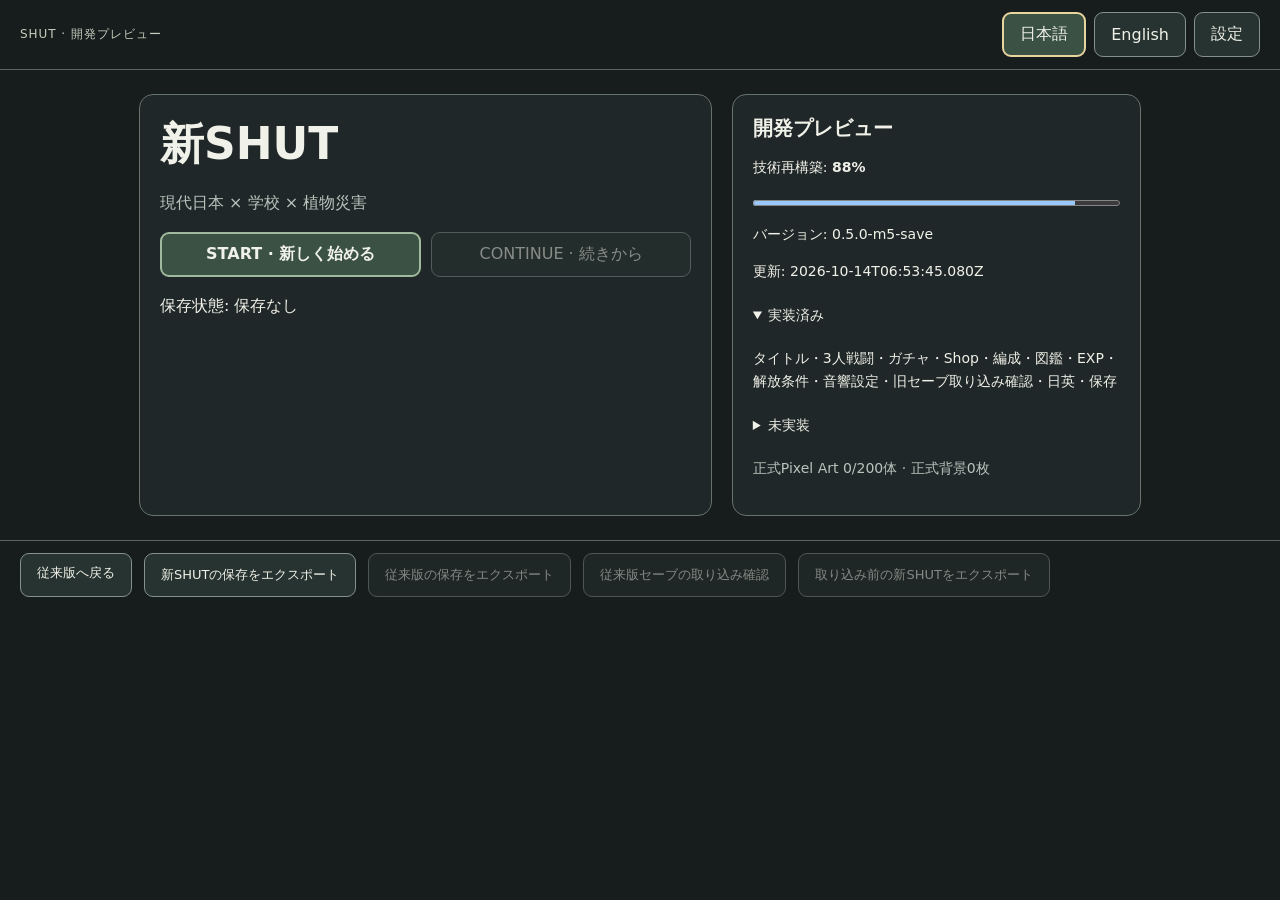
<file: index.html>
<!doctype html>
<html lang="ja"><head><meta charset="utf-8"><meta name="viewport" content="width=device-width,initial-scale=1,viewport-fit=cover"><meta name="color-scheme" content="dark"><link rel="icon" href="data:,"><title>SHUT · Rebuild Preview</title><link rel="stylesheet" href="ui/style.css?v=47853acabb8c"></head><body><div id="app"></div><script src="state/model.js?v=47853acabb8c"></script><script src="state/save.js?v=47853acabb8c"></script><script src="i18n/text.js?v=47853acabb8c"></script><script src="data/roster.js?v=47853acabb8c"></script><script src="data/management.js?v=47853acabb8c"></script><script src="build-info.js?v=47853acabb8c"></script><script src="gameplay/combat.js?v=47853acabb8c"></script><script src="gameplay/management.js?v=47853acabb8c"></script><script src="ui/management.js?v=47853acabb8c"></script><script src="ui/battle.js?v=47853acabb8c"></script><script src="audio/player.js?v=47853acabb8c"></script><script src="ui/settings.js?v=47853acabb8c"></script><script src="state/migration.js?v=47853acabb8c"></script><script src="ui/migration.js?v=47853acabb8c"></script><script src="ui/app.js?v=47853acabb8c"></script></body></html>
</file>
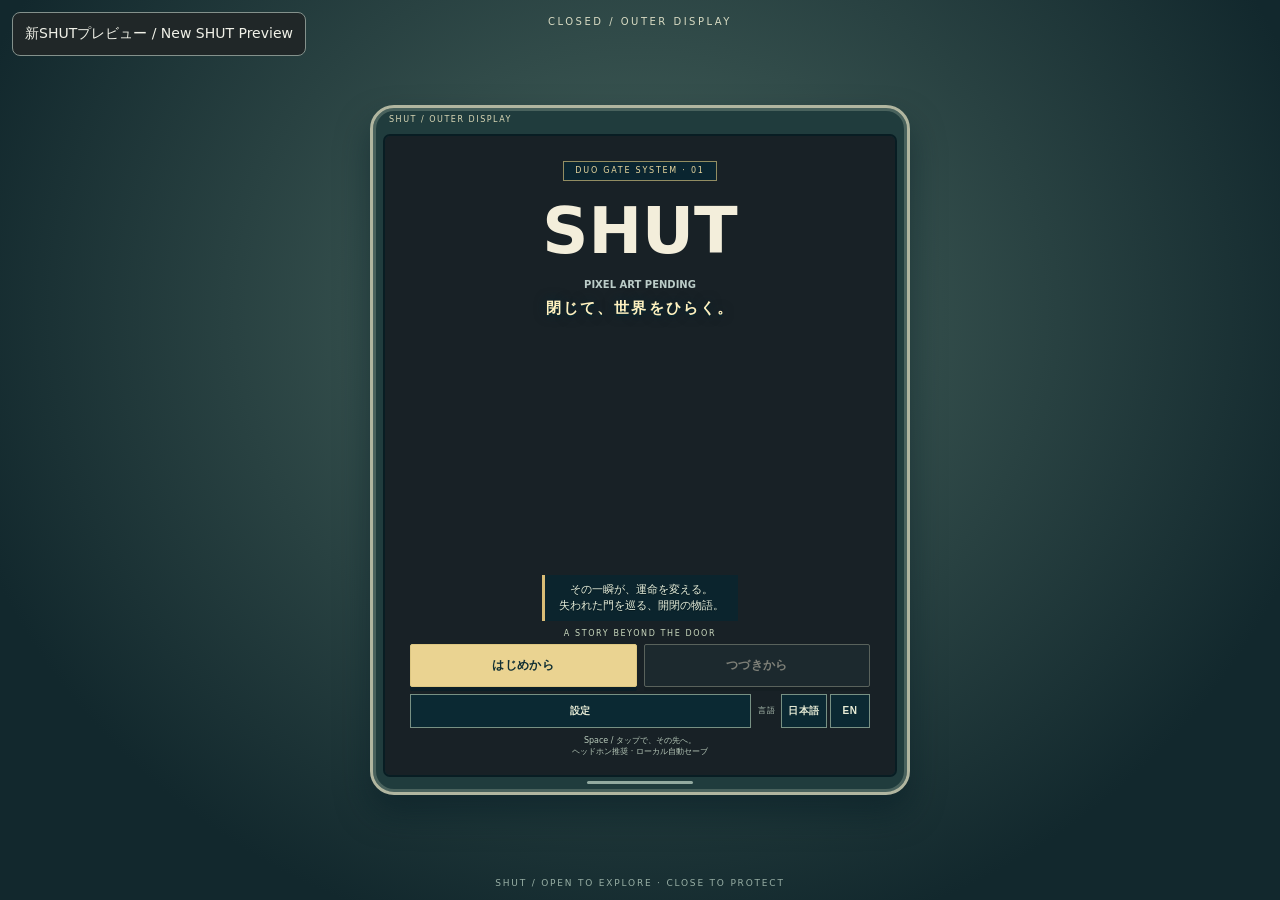
<file: legacy/index.html>
<!DOCTYPE html>
<html lang="ja">
<head>
<meta charset="UTF-8">
<meta name="viewport" content="width=device-width,initial-scale=1.0,viewport-fit=cover">
<meta http-equiv="Cache-Control" content="no-cache, no-store, must-revalidate">
<meta http-equiv="Pragma" content="no-cache">
<meta http-equiv="Expires" content="0">
<title>SHUT — Plant Disaster</title>
<link rel="icon" href="data:,">
<link rel="stylesheet" href="src/game.css?v=20260926-ios-gacha-final"><link rel="stylesheet" href="src/device.css?v=20260929-mobile-open-landscape"><link rel="stylesheet" href="src/experience.css">
<link rel="stylesheet" href="src/monsters.css"><link rel="stylesheet" href="src/mikado.css"><link rel="stylesheet" href="src/title.css"><link rel="stylesheet" href="src/polish.css?v=20260928-ui-polish"><link rel="stylesheet" href="src/management.css?v=20260928-balance-v35"><link rel="stylesheet" href="src/battle.css?v=20260930-plant-mode-d1"><link rel="stylesheet" href="src/roster.css?v=20260929-plant-gardener-v1"><link rel="stylesheet" href="src/pixel.css?v=20260929-pixel-standard-v1"><link rel="stylesheet" href="src/backgrounds.css"></head>
<body>
<div id="app" class="closedDevice">
  <div id="openOnlyOrientationGate" aria-live="polite" aria-hidden="true">
    <div class="openOnlyOrientationCard">
      <strong data-i18n="settings.rotateLandscapeTitle">スマートフォンを横向きにしてください</strong>
      <span data-i18n="settings.rotateLandscapeBody">OPENのみでは横向きで画面いっぱいに表示します。</span>
    </div>
  </div>
  <div id="screenCurtain" aria-hidden="true"></div>
  <button id="soundToggle" class="utility iconUtility" data-system-control data-i18n-aria-label="settings.buttonAria">⚙</button>
  <div id="dynamicIsland"></div>
  <div id="hingeLine"></div>
  <div id="uiStateBadge">OPEN MODE</div>
  <div id="uiToast"></div>
  <div id="bg">
    <div class="sun"></div><div class="cloud c1"></div><div class="cloud c2"></div>
    <div id="mountains"></div><div id="field"></div>
  </div>

  <!-- START -->
  <section id="startScreen" class="screen show">
    <a id="newShutPreview" href="../" style="position:fixed;left:12px;top:12px;z-index:1000;padding:8px 12px;border:1px solid #84918c;border-radius:8px;background:#202728;color:#f0f1e8;font:14px system-ui;text-decoration:none;min-height:44px;display:flex;align-items:center">新SHUTプレビュー / New SHUT Preview</a>
    <div class="glass startCard">
      <div class="titleSystemBadge" data-i18n="title.deviceSystem">DUO GATE SYSTEM · 01</div>
      <h1 class="titleMark">SHUT</h1>
      <div class="backgroundPendingTitle" data-i18n="graphics.backgroundPending">PIXEL ART PENDING</div>
      <div class="titleTagline" data-i18n="title.tagline">閉じて、世界をひらく。</div>
      <div class="titleWorldCopy"><span data-i18n="title.lead1">その一瞬が、運命を変える。</span><br><span data-i18n="title.lead2">失われた門を巡る、開閉の物語。</span></div>
      <div class="titlePrompt" data-i18n="title.prompt">A STORY BEYOND THE DOOR</div>
      <div class="startActions">
        <button id="startBtn" class="btn" data-i18n="title.start">GAME START</button>
        <button id="newGameBtn" class="btn secondary" data-i18n="title.newGame" style="display:none">NEW GAME</button>
        <button id="continueUnavailable" class="btn secondary" data-i18n="title.continue" disabled>CONTINUE</button>
      </div>
      <div class="titleTools">
        <button id="titleSettingsBtn" type="button" data-i18n="settings.button">設定</button>
        <div class="titleLocale" role="group" data-i18n-aria-label="settings.language">
          <span class="titleLocaleLabel" data-i18n="settings.language">言語</span>
          <button type="button" data-title-language="ja">日本語</button>
          <button type="button" data-title-language="en">EN</button>
        </div>
      </div>
      <div class="tip"><span data-i18n="title.tip1">Space / タップで、その先へ。</span><br><span data-i18n="title.tip2">ヘッドホン推奨 · ローカル自動セーブ</span></div>
    </div>
  </section>

  <!-- GACHA -->
  <section id="gachaScreen" class="screen">
    <div class="topbar">
      <div class="pill" id="gachaTitleTop" data-i18n="gacha.titleTop"></div>
      <div class="pillrow"><div class="pill rewardCurrency"><span id="gachaKeys"></span></div><div class="pill" id="gachaGold">0 G</div></div>
    </div>
    <div id="gachaStage">
      <div id="gDoorFrame">
        <div id="singleWeaponReveal">
          <div class="small" data-i18n="gacha.inside"></div>
          <canvas id="gDoorItemCanvas" width="96" height="96"></canvas>
          <div id="gDoorItemStars"></div>
          <div id="gDoorItemName"></div>
        </div>
        <div id="gDoor"><div id="gKey" data-i18n-aria-label="gacha.keyAria">⚿</div></div>
      </div>
    </div>
    <div id="pullResults"></div>
    <div id="weaponRevealOverlay">
      <div class="weaponRevealCard">
        <div class="small" data-i18n="gacha.newMonster"></div>
        <canvas id="weaponRevealCanvas" width="128" height="128"></canvas>
        <div id="weaponRevealStars"></div>
        <div id="weaponRevealName"></div>
        <div id="weaponRevealMeta"></div>
        <button id="weaponRevealContinue" class="btn" data-i18n="gacha.receive"></button>
      </div>
    </div>
    <div id="gachaPanel" class="glass">
      <h2 id="gachaTitle" data-i18n="gacha.gateTitle"></h2>
      <p id="gachaText" data-i18n="gacha.intro"></p>
      <div id="gachaModeTabs" role="group" data-i18n-aria-label="gacha.modeLabel">
        <button id="goldGachaMode" class="btn secondary" data-gacha-mode="gold"></button>
        <button id="keyGachaMode" class="btn gold" data-gacha-mode="key"></button>
      </div>
      <div id="gachaButtons">
        <button id="singlePullBtn" class="btn gold"></button>
        <button id="tenPullBtn" class="btn gold"></button>
        <button id="gachaHomeBtn" class="btn secondary" data-i18n="gacha.back"></button>
      </div>
      <div id="gachaCostNote" class="small"></div>
    </div>
  </section>

  <!-- HOME -->
  <section id="homeScreen" class="screen">
    <div class="topbar">
      <div class="pillrow"><div class="pill" id="rankPill">Rank 1</div><div class="pill" id="stagePill">Stage 1</div></div>
      <div class="pillrow"><div class="pill" id="homeGold">0 G</div><div class="pill" id="homeKeys">鍵 0</div></div>
    </div>
    <div id="homeCenter">
      <div id="journeyHero"><div class="eyebrow" data-i18n="menu.eyebrow">YOUR JOURNEY</div><h1 id="journeyTitle">風の向こうへ</h1><p id="journeyObjective"></p><button id="nextJourney" class="btn primary" data-i18n="menu.continueJourney">旅を続ける →</button><div id="journeyProgress"></div></div>
      <canvas id="campPortrait" width="160" height="160" aria-label="案内役 ミナ"></canvas>
      <div id="equipped" class="glass">
        <div class="small">EQUIPPED</div>
        <div id="eqStars">---</div><div id="eqName">未装備</div><div id="eqMeta">武器を装備してください</div>
      </div>
      <div class="menuTitleTag" data-i18n="menu.preparation">旅の支度</div>
      <div class="menuGrid openMenuGrid">
        <button id="battleBtn" class="menuBtn primary"><strong data-i18n="menu.story">STORY</strong><small data-i18n="menu.storyDesc">章・ステージを選んで出撃</small></button>
        <button id="equipBtn" class="menuBtn"><strong data-i18n="menu.monsters">EQUIPMENT</strong><small data-i18n="menu.monstersDesc">編成・合成・進化</small></button>
        <button id="synthesisBtn" class="menuBtn" hidden aria-hidden="true"><strong data-i18n="menu.synthesis">SYNTHESIS</strong><small data-i18n="menu.synthesisDesc">旧システム移行中</small></button>
        <button id="shopBtn" class="menuBtn"><strong data-i18n="menu.shop">SHOP</strong><small data-i18n="menu.shopDesc">回復アイテム</small></button>
        <button id="partnerBtn" class="menuBtn" hidden aria-hidden="true"><strong data-i18n="menu.partner">PARTNER</strong><small data-i18n="menu.partnerDesc">旧システム移行中</small></button>
        <button id="questBtn" class="menuBtn"><strong data-i18n="menu.quests">QUEST</strong><small data-i18n="menu.questsDesc">達成条件と報酬</small></button>
        <button id="giftBtn" class="menuBtn"><strong data-i18n="menu.presents">PRESENT</strong><small data-i18n="menu.presentsDesc">報酬を受け取る</small><span id="giftBadge" class="notifyBadge">0</span></button>
        <button id="gateBtn" class="menuBtn" hidden aria-hidden="true"><strong data-i18n="menu.gates">SPECIAL GATE</strong><small data-i18n="menu.gatesDesc">旧システム移行中</small></button>
        <button id="collectionBtn" class="menuBtn"><strong data-i18n="menu.library">LIBRARY</strong><small data-i18n="menu.libraryDesc">モンスター図鑑</small></button>
      </div>
      <div class="menuHint"><button id="foldHome" class="btn secondary" data-i18n="menu.fold">扉を閉じる · GACHA</button><span data-i18n="menu.foldHint">Space で開く / 閉じる</span></div>
    </div>
  </section>

  <!-- CLOSE MENU -->
  <section id="closeMenuScreen" class="screen">
    <div class="closeMenuShell">
      <div class="closeMenuTop">
        <div class="pill" data-i18n="closeMenu.title"></div>
        <div class="pillrow">
          <div class="pill" id="closeGold">0 G</div>
          <div class="pill" id="closeKeys"></div>
        </div>
      </div>

      <div class="closeMenuCenter">
        <div class="closeDoorBadge">
          <div class="closeDoorCore"></div>
        </div>
        <h2 data-i18n="closeMenu.gateTitle"></h2>
        <p data-i18n="closeMenu.description"></p>

        <button id="closeGachaBtn" class="menuBtn closeGachaBtn">
          <strong data-i18n="closeMenu.gacha"></strong>
          <small id="closeGachaCost"></small>
        </button>

        <div class="closeStatusCard glass">
          <div class="closeStatusRow"><span data-i18n="closeMenu.stage"></span><b id="closeStage">1</b></div>
          <div class="closeStatusRow"><span data-i18n="closeMenu.rank"></span><b id="closeRank">1</b></div>
          <div class="closeStatusRow"><span data-i18n="closeMenu.party"></span><b id="closeEquip"></b></div>
        </div>

        <div class="closeMenuHint"><button id="unfoldHome" class="btn secondary" data-i18n="closeMenu.openJourney"></button><p data-i18n="closeMenu.foldHint"></p></div>
      </div>
    </div>
  </section>

  <!-- BATTLE -->
  <section id="battleScreen" class="screen">
    <div id="battleHeader">
      <div id="playerBox" class="glass">
        <div class="rankHudRow"><span id="battleRank">RANK 1</span></div>
        <div id="battlePartner"></div>
      </div>
      <div id="stageBox" class="glass">
        <div style="font-weight:950" id="battleStage">Stage 1</div>
        <div class="small" id="battleEncounter">Battle 1 / 5</div>
        <div class="small" id="battleCarry">ITEM SLOT 3/3</div>
      </div>
    </div>

    <div id="enemyArea"></div>
    <div id="attackFxLayer"></div>
    <div id="bossIntro"><div id="bossIntroName">BOSS</div><div id="bossIntroSub">WARNING</div></div>
    <div id="mikadoEncounter" aria-hidden="true">
      <div id="mikadoPetals" aria-hidden="true"></div>
      <div class="mikadoIdentity"><span data-i18n="mikado.classification"></span><strong data-i18n="mikado.name"></strong><small data-i18n="mikado.title"></small></div>
      <div class="mikadoArrival"><span data-i18n="mikado.area"></span><strong data-i18n="mikado.arrival"></strong><small data-i18n="mikado.skill"></small></div>
    </div>

    <div id="timingBox">
      <div id="timingPhase"><strong>⚔ ATTACK</strong><small data-i18n="battle.timingTap"></small></div>
      <div id="timingTrack"><div id="attackRoulette" aria-hidden="true"></div><div id="attackRouletteFrame" aria-hidden="true"></div><div id="hitZone"></div><div id="perfectZone"></div><div id="cursor"></div></div>
      <div id="timingJudges"><span>MISS</span><span>GOOD</span><span>GREAT</span><span>EX</span><b>PERFECT</b><span>EX</span><span>GREAT</span><span>GOOD</span><span>MISS</span></div>
      <div id="timingTapHint"><span aria-hidden="true">☝</span><em data-i18n="battle.tapAnywhere"></em></div>
    </div>

    <div id="battleMessage"></div><div id="battleSub" data-i18n="battle.readyIdle"></div>
    <div id="combatFeedback" aria-live="polite"></div>
    <button id="retreatBtn" class="utility iconUtility" data-system-control data-i18n-aria-label="battle.retreat">↩</button>

    <div id="recoveryTray" aria-hidden="true">
      <div class="recoveryCard glass">
        <div class="itemButtons">
          <button class="itemBtn" data-item="heal" data-asset-status="pending" aria-pressed="false"><span data-i18n="shop.items.ITM001.name"></span><span id="cntHeal">×0</span></button>
          <button class="itemBtn" data-item="high" data-asset-status="pending" aria-pressed="false"><span data-i18n="shop.items.ITM002.name"></span><span id="cntHigh">×0</span></button>
          <button class="itemBtn" data-item="elixir" data-asset-status="pending" aria-pressed="false"><span data-i18n="shop.items.ITM003.name"></span><span id="cntElixir">×0</span></button>
        </div>
        <div id="selectedItemText"></div>
        <button id="continueBattle" class="btn primary" data-i18n="battle.continueNext"></button>
      </div>
    </div>

    <div id="rewardOverlay">
      <div class="rewardCard glass">
        <h2 id="rewardTitle"></h2>
        <div id="rewardBody"></div>
        <button id="rewardNext" class="btn"></button>
      </div>
    </div>
  </section>

  <div id="tutorialOverlay">
    <div class="tutorialCard glass">
      <div class="small" id="tutorialStep"></div>
      <h2 id="tutorialTitle"></h2>
      <div id="tutorialBody"></div>
      <div class="tutorialActions">
        <button id="tutorialSkip" class="btn secondary" data-i18n="tutorial.skip"></button>
        <button id="tutorialNext" class="btn"></button>
      </div>
    </div>
  </div>
  <section id="dialogueOverlay" role="dialog" aria-label="会話">
    <div id="dialogueChapter"></div><canvas id="dialoguePortrait" width="160" height="160" aria-label="話しているキャラクター"></canvas><div id="dialogueMonogram"></div>
    <div class="dialogueWindow"><div id="dialogueSpeaker"></div><p id="dialogueText"></p><div class="dialogueControls"><span id="dialogueCount"></span><button id="dialogueAuto" class="btn secondary">AUTO</button><button id="dialogueSkip" class="btn secondary">スキップ</button><button id="dialogueNext" class="btn primary">次へ ▷</button></div></div>
  </section>

  <!-- MODAL -->
  <div id="modal">
    <div class="modalCard glass">
      <div id="modalTitle" class="modalTitle">TITLE</div>
      <div id="modalBody"></div>
      <div style="margin-top:16px;text-align:right"><button id="modalClose" class="btn secondary" data-i18n="common.close">閉じる</button></div>
    </div>
  </div>
</div>

<script src="vendor/tone-15.1.22.js"></script><script src="locales/ja.js?v=20260930-plant-mode-d1"></script><script src="locales/en.js?v=20260930-plant-mode-d1"></script><script src="src/i18n.js"></script><script src="src/backgrounds.js"></script><script src="src/master-data.js?v=20260928-balance-v35"></script><script src="src/roster-data.js?v=20260929-plant-gardener-v1"></script><script src="src/pixel-standard.js?v=20260929-pixel-standard-v1"></script><script src="src/pixel-runtime.js?v=20260929-pixel-runtime-v1"></script><script src="src/pixel-effects.js?v=20260929-pixel-vfx-v1"></script><script src="src/pixel-manifest.js?v=20260929-pixel-manifest-v1"></script><script src="src/roster-art.js?v=20260929-pixel-runtime-v1"></script><script src="src/gardeners.js?v=20260929-gardener-battle-v1"></script><script src="src/monsters.js?v=20260929-loc-content-01"></script><script src="src/combat.js?v=20260928-balance-v35"></script><script src="src/systems.js"></script><script src="src/narrative.js?v=20260929-loc-content-02"></script><script src="src/device.js?v=20260929-mobile-open-landscape"></script><script src="src/save.js?v=20260927-save-migration-resilience"></script><script src="src/icon-presentation.js"></script><script src="src/art.js"></script><script src="src/mikado.js"></script><script>SHUTArt.ready.then(()=>{const s=document.createElement("script");s.src="src/game.js?v=20260930-plant-mode-d1";document.body.append(s)})</script>
</body>
</html>
</file>
<file: ui/style.css>
:root{color-scheme:dark;font-family:system-ui,-apple-system,'Segoe UI','Noto Sans JP',sans-serif;color:#f0f1e8;background:#171c1d}*{box-sizing:border-box}body{margin:0;min-height:100dvh}button,a,input{touch-action:manipulation}button,.link{font:inherit;border:1px solid #84918c;background:#273330;color:inherit;border-radius:9px;padding:10px 16px;min-height:44px;text-decoration:none;cursor:pointer}button:hover,.link:hover{background:#35453e}button:focus-visible,a:focus-visible{outline:3px solid #e7d59d;outline-offset:3px}button[disabled]{opacity:.5;cursor:not-allowed}.primary{background:#3a5144;border:2px solid #a1b99c;font-weight:700}header{display:flex;justify-content:space-between;gap:12px;align-items:center;padding:12px 20px;border-bottom:1px solid #59655f;flex-wrap:wrap}header nav{display:flex;gap:8px}main{max-width:1050px;margin:auto;padding:24px}.columns{display:grid;grid-template-columns:minmax(0,1.4fr) minmax(230px,1fr);gap:20px}.panel{background:#202728;border:1px solid #66736c;border-radius:14px;padding:20px;min-width:0}h1{font-size:clamp(28px,4vw,44px);margin:0 0 12px}h2{font-size:20px;margin:0 0 12px}p{line-height:1.65;overflow-wrap:anywhere}.muted{color:#b7c4bc}.actions{display:flex;gap:10px;flex-wrap:wrap;margin-top:16px}.actions button{flex:1;min-width:130px}.pending{padding:20px 8px;border:1px dashed #84918c;border-radius:9px;text-align:center;color:#c4cdbf;font-size:13px}.status{padding:10px 0;min-height:42px;color:#e7d59d}.settings{display:flex;gap:8px;align-items:center;margin-top:16px}.settings input{width:20px;height:20px}.progress{font-size:14px}progress{width:100%;height:12px}footer{padding:12px 20px;display:flex;gap:12px;flex-wrap:wrap;border-top:1px solid #59655f;font-size:13px}summary{cursor:pointer;min-height:36px;line-height:36px}.titleBadge{font-size:12px;letter-spacing:.08em;color:#c3cfbd}.output{font-size:30px;font-weight:700}.export{font-size:13px}@media(max-width:900px){main{padding:12px}.columns{gap:12px;grid-template-columns:minmax(0,1.2fr) minmax(210px,1fr)}.panel{padding:14px}header{padding:8px 12px}h1{font-size:30px}.actions{margin-top:10px}.progress p{margin:8px 0}}@media(max-width:540px){.columns{grid-template-columns:1fr}header{align-items:flex-start}}@media(max-height:430px){main{padding:10px}header{padding:6px 12px}header button{padding:6px 12px}h1{font-size:27px;margin-bottom:6px}.panel{padding:12px}p{margin:8px 0}.pending{padding:12px 8px}footer{padding:8px 12px}}

.enemyGrid{display:grid;grid-template-columns:repeat(2,minmax(0,1fr));gap:8px}.partyGrid{display:grid;grid-template-columns:repeat(3,minmax(0,1fr));gap:8px;margin:12px 0}.battleCard{border:1px solid #66736c;border-radius:10px;padding:8px;min-width:0}.battleCard b,.battleCard small{display:block;overflow-wrap:anywhere}.battleCard small{font-size:12px}.healthTrack{height:10px;background:#121a17;border-radius:5px;overflow:hidden;margin:7px 0}.healthTrack i{display:block;height:100%;background:#99b89c}.battleField{border:2px solid #b4c7a6;border-radius:10px;padding:12px;cursor:pointer;min-height:85px;touch-action:manipulation}.battleField:focus-visible{outline:3px solid #e7d59d}.roulette{display:grid;grid-template-columns:repeat(9,1fr);position:relative;margin-top:8px;background:#101917;border-radius:8px;overflow:hidden}.roulette span{text-align:center;font-size:12px;padding:8px 0;border-right:1px solid #66736c}.roulette i{position:absolute;top:0;bottom:0;width:11.11%;border:2px solid #e7d59d;pointer-events:none}.battleCard .pending{font-size:10px;padding:8px}.battleCard p{font-size:12px}@media(max-width:900px){.partyGrid{gap:4px}.battleCard{padding:5px}.battleCard b{font-size:12px}.battleCard small{font-size:11px}}
.catalog{display:grid;grid-template-columns:repeat(auto-fit,minmax(150px,1fr));gap:10px;margin:14px 0}.catalog button,.managementCard{padding:12px;border:1px solid #66736c;border-radius:10px;min-width:0;text-align:left}.catalog b,.catalog span,.catalog small,.partyGrid b{display:block;overflow-wrap:anywhere}.catalog span,.catalog small{font-size:13px;margin-top:7px}button[aria-pressed="true"]{border:2px solid #e7d59d;background:#3a5144}select,input{font:inherit;background:#18201d;color:inherit;padding:8px;border:1px solid #84918c;border-radius:7px;max-width:100%}main label{display:block;margin:10px 0}#shopDetail{border-top:1px solid #66736c;padding-top:12px}#managementError{color:#e7d59d;min-height:24px}#recoveryItems{margin-top:8px}#growthResult b{display:block}#growthResult progress{display:block}@media(max-width:900px){.catalog{grid-template-columns:repeat(2,minmax(0,1fr))}.catalog button,.managementCard{padding:8px}.actions button{min-width:110px}#recoveryItems button{font-size:12px;padding:8px}.progress details[open] p{font-size:12px}}

[hidden]{display:none!important}.audioSettings{max-width:1010px;margin:12px auto;padding:16px;border:1px solid #66736c;border-radius:12px;background:#202728}.audioSettings label{display:block;margin:10px 0}.audioSettings input[type=range]{display:block;width:min(100%,480px);min-height:44px;padding:0}.audioSettings input[type=checkbox]{width:22px;height:22px;vertical-align:middle;margin-right:10px}.audioSettings output{font-variant-numeric:tabular-nums}.audioSettings p{max-width:70ch}.audioSettings #audioStatus{min-height:26px;color:#e7d59d}body{padding-left:env(safe-area-inset-left);padding-right:env(safe-area-inset-right)}footer{padding-bottom:max(12px,env(safe-area-inset-bottom))}@media(max-width:900px){body[data-screen=battle] .columns{grid-template-columns:1fr}body[data-screen=battle] .progress{font-size:12px}body[data-screen=battle] .progress h2,body[data-screen=battle] .progress details{display:none}.audioSettings{margin:10px;padding:12px}.audioSettings input[type=range]{width:100%}}@media(prefers-reduced-motion:reduce){html{scroll-behavior:auto}}

.importConsent{display:flex;align-items:center;gap:10px;min-height:44px}.importConsent input{width:22px;height:22px;flex:none}
</file>
<file: legacy/src/game.css>
/* SHUT · one visual system. Ivory, jade, antique gold. */
:root{color-scheme:dark;--ink:#f3eedb;--muted:#bbccc8;--gold:#e9c779;--jade:#83d6be;--panel:#112c31;--line:#8a9d87;--world:none;font-family:'Yu Gothic UI','Meiryo',system-ui,sans-serif}
*{box-sizing:border-box}html,body{margin:0;min-height:100%;background:#081b21;color:var(--ink)}body{min-height:100dvh;display:grid;place-items:center}button,input,select{font:inherit}button{cursor:pointer}button:disabled{opacity:.4;cursor:default}button:focus-visible{outline:3px solid var(--jade);outline-offset:4px}button,input{touch-action:manipulation}button{color:inherit}h1,h2,h3,h4,p{margin-top:0}p{line-height:1.75}small,.small{font-size:12px;color:var(--muted);line-height:1.7}canvas,img{image-rendering:pixelated}img{object-fit:contain}[hidden]{display:none!important}
#app{position:relative;width:min(1440px,100vw);height:min(900px,100dvh);min-height:680px;overflow:hidden;background:var(--world) center/cover;isolation:isolate;border:1px solid #344c49;box-shadow:0 24px 100px #0007}
.screen{position:absolute;inset:0;display:none;background:var(--world) center/cover}.screen.show{display:block;animation:screenEnter .28s ease-out}.screen:before{content:'';position:absolute;inset:0;background:linear-gradient(90deg,#09222a9c,transparent 70%);pointer-events:none}#dynamicIsland,#hingeLine,#bg,#uiStateBadge,#attackClosed{display:none!important}
@keyframes screenEnter{from{opacity:.35;translate:0 5px}to{opacity:1;translate:0 0}}
.glass,.modalCard,.weaponRevealCard,.dialogueWindow{background:#102a30f2;border:1px solid #a3ad8b;box-shadow:inset 0 0 0 4px #153840,0 12px 40px #00101966}
.btn{border:1px solid #9ba985;background:#20434a;min-height:44px;padding:10px 20px;color:#f7f1de;font-size:14px;letter-spacing:.04em;box-shadow:inset 0 -3px #061d2455;transition:background .15s,translate .15s}.btn:hover:not(:disabled){background:#326068;translate:0 -1px}.btn.primary,.btn.gold{background:#dbba70;color:#142e33;border-color:#fff0b3;font-weight:800}.btn.primary:hover,.btn.gold:hover{background:#f0d28e}.btn.secondary{background:#122f36;color:#cdd9cf}.btn.danger{border-color:#db8a77}.utility{position:absolute;z-index:75;background:#102b36e8;border:1px solid #99aaa0;padding:7px 12px;font-size:12px;min-height:36px}#soundToggle{right:20px;bottom:14px}.eyebrow{font-size:12px;font-weight:700;letter-spacing:.26em;color:var(--gold)}.tip,.subtle{color:var(--muted);font-size:13px;line-height:1.8}.pillrow{display:flex;gap:10px;align-items:center}.pill{padding:8px 14px;border-left:2px solid var(--gold);background:#102b36ec;font-size:13px}.topbar{position:absolute;top:24px;left:30px;right:30px;display:flex;justify-content:space-between;gap:15px;z-index:5}.notifyBadge{display:none;background:#e3c16f;color:#12313c;padding:2px 7px;font-size:12px}.notifyBadge.show{display:inline-block}
#startScreen:before{background:linear-gradient(90deg,#06262bec 0%,#082b3377 46%,transparent 76%)}.startCard{position:absolute;left:8%;top:18%;width:560px;max-width:80%;background:none;border:0;box-shadow:none}.logo{font-family:Georgia,'Yu Mincho',serif;font-size:clamp(84px,11vw,162px);font-weight:900;letter-spacing:.08em;line-height:1.25;color:#fff0cb;text-shadow:0 5px 0 #29564f,0 14px 40px #001c27}.logo span{display:block;font-family:'Yu Mincho',serif;font-size:23px;letter-spacing:.3em;margin-bottom:32px}.startCard .subtle{font-size:17px;color:#e8efe0;margin-bottom:34px}.titlePrompt{font-size:10px;letter-spacing:.28em;color:#aac6b5;margin-bottom:14px}.startActions{display:flex;gap:12px;margin-bottom:26px}.startActions .btn{min-width:170px;min-height:52px;background:#edd08b;color:#173233;font-weight:bold}
#homeScreen:before{background:linear-gradient(90deg,#062831e6,transparent 82%),linear-gradient(0deg,#08232ee6,transparent 60%)}#homeCenter{position:absolute;inset:105px 56px 50px}#journeyHero{position:relative;z-index:2;width:55%;max-width:680px}#journeyTitle{font:600 clamp(26px,4vw,46px)/1.5 'Yu Mincho',serif;letter-spacing:.1em;margin:12px 0}#journeyObjective{font-size:15px;line-height:1.8;color:#e3ece0;max-width:510px}#journeyProgress{display:flex;gap:7px;margin-top:22px}#journeyProgress i{height:4px;width:34px;background:#4a6866}#journeyProgress i.done{background:#d9bd73}#campPortrait{position:absolute;right:2%;height:78%;bottom:90px;max-width:44%;filter:drop-shadow(0 12px 18px #08202f77);pointer-events:none}#equipped{position:absolute;right:0;bottom:84px;width:340px;max-width:38%;padding:16px 22px;z-index:3}#eqStars{color:var(--gold);font-size:12px}#eqName{font-weight:bold;font-size:19px;margin:4px 0}#eqMeta{font-size:12px;color:var(--muted);line-height:1.7}.menuTitleTag{position:absolute;bottom:233px;color:#d4dfc9;letter-spacing:.2em;font-size:12px}.menuGrid{position:absolute;left:0;bottom:83px;width:60%;display:grid;grid-template-columns:repeat(3,1fr);gap:8px}.menuBtn{position:relative;display:flex;flex-direction:column;text-align:left;justify-content:center;gap:5px;min-height:66px;padding:12px 15px;background:#102e35ed;border:1px solid #718f83;color:#f7f0d9;transition:.15s}.menuBtn:hover{background:#285350;border-color:var(--gold)}.menuBtn strong{font-size:15px;font-weight:600}.menuBtn small{font-size:10px;color:#a7c3bd}.menuBtn.primary{border-color:var(--gold)}.menuBtn .notifyBadge{position:absolute;right:8px;top:8px}.menuHint{position:absolute;bottom:0;left:0;right:0;display:flex;align-items:center;gap:20px;font-size:12px;color:var(--muted)}
#closeMenuScreen:before{background:#07252da6}.closeMenuShell{position:absolute;inset:36px 6%}.closeMenuTop{display:flex;justify-content:space-between}.closeMenuCenter{margin:8vh auto 0;max-width:470px;text-align:center;padding:34px;background:#102d36e8;border:1px solid #a9b393}.closeMenuCenter h2{font-family:Georgia,serif;letter-spacing:.16em;color:var(--gold);font-size:32px}.closeMenuCenter p{font-size:13px;color:var(--muted)}.closeDoorBadge{height:70px;background:none center/contain no-repeat;margin-bottom:24px}.closeGachaBtn{width:100%;align-items:center;border-color:var(--gold)}.closeStatusCard{padding:14px;margin:20px 0}.closeStatusRow{display:flex;justify-content:space-between;font-size:12px;padding:5px}.closeStatusRow span{color:var(--muted)}
#gachaScreen:before{background:#07242d95}#gachaStage{position:absolute;inset:12% 20% 29%;pointer-events:none}#gDoorFrame{position:absolute;inset:0;background:none center/contain no-repeat;transition:opacity .25s;pointer-events:none}#gDoor{position:absolute;inset:15% 34%;border:2px solid #d9c184;background:#173c41e8;transition:opacity .45s;box-shadow:0 0 45px #94efc744;pointer-events:none}#gDoor.open{opacity:0}#gKey{position:absolute;right:12%;top:50%;font-size:30px;color:var(--gold)}#gKey.inserted{color:#fff3b7}#singleWeaponReveal{position:absolute;inset:15%;text-align:center;opacity:0}#singleWeaponReveal.show{opacity:1}#gDoorItemCanvas{width:128px;height:128px}#gachaPanel{position:absolute;left:50%;translate:-50% 0;bottom:45px;width:min(740px,90%);padding:20px 30px;text-align:center;z-index:40;pointer-events:auto}#gachaTitle{font-family:'Yu Mincho',serif;font-size:25px;margin-bottom:8px}#gachaText{font-size:13px;margin-bottom:8px}#gachaModeTabs{display:flex;justify-content:center;gap:6px;margin:8px auto;max-width:430px}#gachaModeTabs .btn{flex:1;min-height:34px;padding:6px 10px;font-size:10px}#gachaButtons{display:flex;justify-content:center;gap:8px;flex-wrap:wrap}#gachaCostNote{margin-top:12px}.weaponMiniCanvas{width:96px;height:96px;align-self:center}.wStars{color:var(--gold);font-size:13px;letter-spacing:.05em}.wName{font-size:14px;font-weight:700;margin:8px 0;color:#fff4d7}.wMeta{font-size:11px;line-height:1.7;color:#c0d5ce}.weaponCard{background:#102b35fa;border:1px solid #738d82;padding:20px 12px;text-align:center;display:flex;flex-direction:column;min-width:0;animation:reveal .4s backwards;animation-delay:calc(var(--i,0)*65ms)}.weaponCard.rare5{border:2px solid #eacd88;background:#263b3b}.weaponCard .newTag{color:var(--jade);font-size:10px;letter-spacing:.1em}.tenResultActions{grid-column:1/-1;display:flex;gap:12px;justify-content:center;padding:12px;position:sticky;bottom:0;background:#112d36}#pullResults{display:none}#pullResults.show{display:grid;position:absolute;inset:100px 5% 45px;grid-template-columns:repeat(5,minmax(0,1fr));gap:12px;overflow:auto;z-index:30;padding:16px;background:#092631f5;border:1px solid #b4bd99}#gachaScreen:has(#pullResults.show) #gachaPanel{visibility:hidden}#weaponRevealOverlay{display:none;position:absolute;inset:0;z-index:45;background:#061c28b8;align-items:center;justify-content:center}#weaponRevealOverlay.show{display:flex}.weaponRevealCard{padding:34px;width:min(500px,90%);text-align:center}#weaponRevealCanvas{width:192px;height:192px}#weaponRevealStars{color:var(--gold);font-size:22px}#weaponRevealName{font-size:25px;margin:16px 0}#weaponRevealMeta{font-size:13px;margin-bottom:24px;color:var(--muted)}@keyframes reveal{from{opacity:0;translate:0 12px}to{opacity:1;translate:0 0}}
#modal{display:none;position:absolute;inset:0;z-index:90;background:#061b26c9;padding:50px 6%;align-items:center;justify-content:center}#modal.show{display:flex}.modalCard{width:min(1020px,100%);max-height:100%;overflow:auto;padding:30px}.modalTitle{font-size:24px;letter-spacing:.12em;color:var(--gold);border-bottom:1px solid #628076;padding-bottom:18px;margin-bottom:20px;position:sticky;top:-30px;background:#102a30;z-index:2}#modalClose{min-width:120px}.invList{display:grid;gap:10px}.invWeapon{display:grid;grid-template-columns:76px 1fr auto;align-items:center;gap:18px;background:#17373d;border:1px solid #496c65;padding:12px}.invWeapon canvas{width:64px;height:64px}.upgradeActions{display:flex;gap:6px;flex-wrap:wrap}.upgradeActions .btn{font-size:12px;padding:8px 12px}.materialBar,.partnerSummary,.shopWallet{padding:16px;background:#1a3b3e;margin-bottom:16px;line-height:1.8}.feedRow,.questRow,.giftRow,.partnerRow,.gateRow{display:flex;gap:18px;align-items:center;justify-content:space-between;padding:18px;border-bottom:1px solid #3a625a}.feedRow .small,.questRow .small,.giftRow .small,.partnerRow .small{display:block}.shopTabs,.filterTabs{display:flex;gap:8px;margin-bottom:18px}.shopGrid{display:grid;grid-template-columns:repeat(3,1fr);gap:12px}.shopItem{padding:20px;background:#17383d;border:1px solid #58796c}.shopItem h3{font-size:17px;color:var(--ink)}.shopItem p,.shopBuyInfo{font-size:12px;line-height:1.8;color:var(--muted);margin-bottom:14px}.shopWallet{display:flex;justify-content:space-between}.shopWallet strong{color:var(--gold);font-size:23px}.libraryGrid{display:grid;grid-template-columns:repeat(3,1fr);gap:12px}.libraryCard{background:#16383d;padding:16px;border:1px solid #577365}.libraryCard.locked{opacity:.45}.questBar{height:5px;background:#071d26;width:200px;max-width:100%;margin-top:8px}.questBar i{display:block;height:100%;background:var(--jade)}.dataTag{font-size:11px;letter-spacing:.1em;color:var(--gold)}.worldHeader{margin:10px 0 22px;font-size:22px}.stageGrid{display:grid;grid-template-columns:repeat(2,1fr);gap:12px}.stageCard{background:#17393c;color:var(--ink);border:1px solid #6e8b78;padding:18px;text-align:left;position:relative}.stageCard h4{font-size:18px;margin:8px 0}.stageCard p{font-size:12px;margin:4px 0;color:#bfd1c4}.stageCard.current{border:2px solid var(--gold);background:#245047}.stageCard.cleared:after{content:'✓';position:absolute;right:15px;top:15px;color:var(--jade)}.stageCard.locked{opacity:.32}.chapterNav{display:flex;gap:10px;margin-bottom:20px}.stageDetail{padding:20px;background:#173c40;border-left:3px solid var(--gold)}.storySummary{font-family:'Yu Mincho',serif;font-size:18px;line-height:1.9;color:#e7edde}.partnerPortrait{width:64px;height:80px;object-fit:contain}.partnerRow>div{flex:1}.partnerRow .bond{color:var(--gold);font-size:12px}
#battleScreen:before{background:linear-gradient(0deg,#041a26f5 0%,#09273265 24%,transparent 50%,#08243352 100%)}#battleHeader{position:absolute;inset:22px 30px auto;display:flex;justify-content:space-between;gap:20px;z-index:5}#playerBox{width:320px;max-width:48%;padding:15px 20px;background:#102b34f0}#battleRank{font-size:12px;color:var(--gold)}#battleWeapon{font-size:13px}#stageBox{padding:14px 20px;text-align:right;background:#102b34e8}#battleStage{font-size:17px}#battleEncounter,#battleCarry{font-size:11px}.barline{display:grid;grid-template-columns:34px 1fr 65px;gap:8px;font-size:11px;align-items:center;margin-top:10px}.bar{height:7px;background:#031d24}.fill{height:100%;background:#91d1ae;transition:width .18s}.fill.xp{background:var(--gold)}#encounterTrack{position:absolute;top:119px;right:35px;display:flex;gap:7px}#encounterTrack i{display:block;width:20px;height:3px;background:#385d57}#encounterTrack i.done{background:var(--gold)}#battlePartner{position:absolute;left:30px;top:137px;font-size:12px;background:#102b34da;padding:9px 15px;border-left:2px solid var(--jade)}#bossHpBox{display:none;position:absolute;top:150px;left:50%;translate:-50% 0;width:52%;padding:14px 22px;z-index:6}#bossHpBox.show{display:block}#bossHpHead{display:flex;justify-content:space-between;gap:10px;font-size:17px;color:var(--gold)}.bossBar{height:12px!important;margin-top:8px!important}#bossHpText{text-align:right;font-size:11px;margin-top:7px}.ehp{height:7px;position:relative;background:#0b2229;border:1px solid #15282d;margin-top:8px;overflow:hidden}.ehpNow,.ehpLag,#bossHpFill,#bossHpLag{position:absolute;height:100%;left:0;top:0;transition:width .2s;background:var(--hp-color)}.ehpLag,#bossHpLag{background:#e7ddbe}.ehpText{display:flex;justify-content:space-between;font-size:10px;color:#e5eed6;margin-top:5px}.hpPct{display:none}
#enemyArea{position:absolute;left:8%;right:8%;bottom:250px;top:240px;display:flex;justify-content:center;align-items:flex-end;gap:50px} .enemyCard{position:relative;text-align:center;width:192px;flex:0 1 192px;cursor:crosshair}.enemySpriteWrap{position:relative;height:200px;display:flex;align-items:flex-end;justify-content:center}.enemyCard canvas{width:192px;height:192px;image-rendering:pixelated;filter:drop-shadow(0 8px 0 #073c3025)}.enemyCard.bossCard{flex-basis:270px;width:270px}.bossCard .enemySpriteWrap{height:270px}.bossCard canvas{width:256px;height:256px}.enemyCard.dead{display:none}.eName{font-size:14px;background:#112d36e8;padding:6px 10px;border-top:1px solid #b9b794;white-space:nowrap}.eMeta{font-size:11px;background:#112d36d9;padding:3px 4px;color:#b9d0c5}.enemyCard .attr{position:absolute;right:4px;top:0;font-size:12px;background:#12303be8;padding:4px 8px}.turnBadge{background:#102b34ed;display:inline-block;font-size:11px;padding:5px 8px;color:#dbe5d3;margin-top:5px}.turnBadge b{color:var(--gold);font-size:14px}.turnBadge.ready{border:1px solid #f1c477}.enemyCard.target .eName{border-top-color:#ffe7a0;color:#ffe9ac}.enemyCard.attacking .eName{border-color:#ffc784;color:#ffe2b8}.enemyCard.hitFlash canvas{filter:brightness(1.6) drop-shadow(0 8px #003b2925)}.enemyCard.enemyAttack{animation:enemyStep .38s steps(3)}@keyframes enemyStep{50%{translate:0 3px}}.captureBtn{width:100%;font-size:12px;padding:6px;min-height:36px;border-color:var(--jade)}.damagePop{position:absolute;top:22px;left:50%;translate:-50% 0;font-size:32px;font-weight:900;color:#fff3c5;z-index:15;text-shadow:2px 3px #10232f;animation:damage .6s ease-out}.damagePop .tag{display:block;font-size:11px;color:#f4d16c}@keyframes damage{to{translate:-50% -35px;opacity:0}}
#timingBox{position:absolute;left:50%;translate:-50% 0;bottom:133px;width:58%;opacity:0;pointer-events:none;z-index:9}#timingBox.show{opacity:1}#timingLabel{font-size:12px;text-align:center;margin-bottom:10px;color:#d6e3d2}#timingTrack{height:18px;position:relative;background:#102e39;border:1px solid #b4c0a0;box-shadow:0 0 0 5px #112b32a0;overflow:hidden}#hitZone,#perfectZone{position:absolute;top:0;bottom:0;background:#44876e}#perfectZone{background:#f5d58a}#cursor{position:absolute;top:-2px;bottom:-2px;width:4px;translate:-50% 0;background:#fffdeb;box-shadow:0 0 8px #fff}#battleMessage{position:absolute;bottom:196px;width:100%;text-align:center;font-size:26px;font-weight:800;letter-spacing:.1em;pointer-events:none;color:#fff2ce}#battleSub{position:absolute;bottom:173px;left:15%;width:70%;text-align:center;font-size:12px;color:#d5e4d9;pointer-events:none}#battleAction{position:absolute;left:50%;translate:-50% 0;bottom:57px;min-width:260px;z-index:15}#retreatBtn{left:24px;bottom:18px}#combatFeedback{position:absolute;top:31%;left:50%;translate:-50% -50%;font-family:Georgia,serif;font-size:clamp(30px,5vw,64px);font-weight:bold;letter-spacing:.08em;color:#ffe6a1;pointer-events:none;z-index:22;opacity:0;text-shadow:3px 4px #10323d}#combatFeedback.show{animation:feedback .65s ease-out}#combatFeedback[data-kind='guard']{color:#91f0db}#combatFeedback[data-kind='miss']{color:#e0b3a8}@keyframes feedback{0%{opacity:0;translate:-50% 8px}20%,70%{opacity:1;translate:-50% 0}100%{opacity:0;translate:-50% -12px}}
#guardTargetRing,#dangerRing{position:absolute;top:50%;left:50%;translate:-50% -50%;width:160px;height:160px;border:3px solid #f4d58a;border-radius:50%;opacity:0;pointer-events:none;z-index:12}#guardTargetRing.show{opacity:.75}#guardTargetRing span{position:absolute;top:100%;width:100%;text-align:center;font-size:12px;color:#fff1bf;margin-top:8px}#dangerRing{width:160px;height:160px;border:4px solid #a3e7ce}#dangerRing.charge{animation:ringCharge 920ms linear forwards}@keyframes ringCharge{from{opacity:.3;scale:2}to{opacity:1;scale:1}}#closeNow{display:none;position:absolute;top:50%;left:50%;translate:-50% -50%;font-size:28px;font-weight:900;color:#fff4cf;z-index:14;pointer-events:none}#closeNow.show{display:block}#guardTimeline{position:absolute;bottom:131px;left:25%;width:50%;height:12px;border:1px solid #bea979;background:#16373c;display:none}#guardTimeline.show{display:block}#guardProgress{height:100%;background:var(--gold);width:0}#guardTimeline span{position:absolute;right:0;top:16px;font-size:11px}
#closedMenu,#rewardOverlay,#tutorialOverlay{position:absolute;inset:0;display:none;align-items:center;justify-content:center;background:#061d2bc9;z-index:40}#closedMenu.show,#rewardOverlay.show,#tutorialOverlay.show{display:flex}.closedCard,.rewardCard,.tutorialCard{padding:32px;width:min(580px,90%);text-align:center}.closedCard h2,.rewardCard h2{color:var(--gold);letter-spacing:.1em}.itemButtons{display:flex;gap:8px;margin:20px 0}.itemBtn{flex:1;background:#183a3f;border:1px solid #6c9486;padding:12px;color:#e9f0db;min-height:62px}.itemBtn.selected{border-color:var(--gold)}#selectedItemText{font-size:12px;margin:16px 0;color:var(--muted)}.drop{display:inline-block;background:#285249;padding:10px 15px;margin:8px;color:#faebbc}.rewardLine{font-family:'Yu Mincho',serif;font-size:22px;margin-bottom:15px}#rewardNext{margin-top:20px}.tutorialCard{text-align:left}.tutorialCard h2{font-family:'Yu Mincho',serif;font-size:30px;margin-top:15px}.tutorialActions{display:flex;justify-content:space-between;margin-top:24px}#tutorialBody{font-size:16px;line-height:1.9;min-height:100px}#tutorialOverlay{z-index:100}
#dialogueOverlay{display:none;position:absolute;inset:0;z-index:110;background:linear-gradient(0deg,#082a32bb,transparent 75%)}#dialogueOverlay.show{display:block}#dialoguePortrait{position:absolute;bottom:178px;left:7%;height:66%;max-width:46%;filter:drop-shadow(0 8px 12px #061f3c55)}#dialogueOverlay[data-position='right'] #dialoguePortrait{left:auto;right:7%}#dialogueChapter{position:absolute;left:6%;top:8%;font-size:14px;letter-spacing:.15em;background:#12323ae8;border-left:3px solid var(--gold);padding:10px 20px}.dialogueWindow{position:absolute;left:6%;right:6%;bottom:5%;padding:24px 32px}#dialogueSpeaker{color:var(--gold);font-size:18px;font-weight:700;margin-bottom:14px}#dialogueText{font-size:20px;line-height:1.8;min-height:64px;margin-bottom:16px}.dialogueControls{display:flex;align-items:center;justify-content:flex-end;gap:8px}.dialogueControls .btn{font-size:12px;padding:8px 14px}#dialogueCount{margin-right:auto;font-size:12px;color:var(--muted)}#dialogueMonogram{position:absolute;bottom:280px;left:10%;font:120px 'Yu Mincho',serif;color:#e5d6a2;text-shadow:4px 4px #102d35}
#bossIntro{display:none;position:absolute;inset:25% 0 35%;background:#072c36e6;border-block:1px solid #d9bc7e;z-index:25;flex-direction:column;align-items:center;justify-content:center;pointer-events:none}#bossIntro.show{display:flex;animation:reveal .3s}#bossIntroName{font:30px 'Yu Mincho',serif;color:#f5d98f}#bossIntroSub{font-size:12px;letter-spacing:.3em;margin-top:14px}#attackFxLayer{position:absolute;inset:0;pointer-events:none;z-index:18}.weaponFx{position:absolute;left:var(--x);top:var(--y);background:var(--fx);width:90px;height:4px;box-shadow:0 0 0 3px #fff6;animation:slash .35s forwards}.weaponFx.greatsword{width:130px;height:16px}.weaponFx.spear{width:180px;height:5px}.weaponFx.bow{width:60px;height:5px;animation:arrow .4s forwards}.weaponFx.magic{width:90px;height:90px;border:8px double var(--fx);background:transparent;animation:magic .4s forwards}.weaponFx.perfect{box-shadow:0 0 24px #fff8}@keyframes slash{from{opacity:1;translate:-60% -50%;rotate:-25deg}to{opacity:0;translate:20% -60%;rotate:-25deg}}@keyframes arrow{from{translate:-160px 0}to{translate:50px 0;opacity:0}}@keyframes magic{to{scale:1.4;opacity:0}}#uiToast{position:absolute;bottom:18px;left:50%;translate:-50% 0;z-index:140;padding:12px 24px;background:#183b3ef5;border:1px solid var(--gold);color:#f8edce;opacity:0;pointer-events:none;max-width:80%;font-size:13px;transition:opacity .2s}#uiToast.show{opacity:1}#screenCurtain{position:absolute;inset:0;z-index:80;pointer-events:none;border-inline:0 solid #092a32;transition:border-width .15s}.closedDevice #screenCurtain{border-inline-width:8px}
@media(max-width:900px){#app{height:100dvh;min-height:680px}.topbar{left:20px;right:20px;top:20px}#homeCenter{inset:105px 30px 44px}#journeyTitle{font-size:32px}.menuGrid{width:65%;grid-template-columns:repeat(2,1fr);bottom:75px}.menuTitleTag{display:none}#equipped{max-width:31%;bottom:78px;padding:12px}#eqName{font-size:16px}#campPortrait{right:-5%;height:64%}#journeyHero{width:65%}#enemyArea{gap:20px;left:5%;right:5%}.enemyCard{width:160px;flex-basis:160px}.enemyCard canvas{width:128px;height:128px}.enemySpriteWrap{height:140px}#bossHpBox{top:170px;width:60%}#battlePartner{top:128px}.shopGrid{grid-template-columns:repeat(2,1fr)}.invWeapon{grid-template-columns:64px 1fr}.invWeapon .upgradeActions{grid-column:2}.libraryGrid{grid-template-columns:repeat(2,1fr)}#pullResults.show{inset:85px 3% 40px;gap:8px;padding:10px}.weaponCard{padding:12px 5px}.weaponMiniCanvas{width:64px;height:64px}.wName{font-size:12px}.wMeta{font-size:10px}}
@media(max-width:600px){html,body{overflow:auto}#app{min-height:740px;height:100dvh;border:0;width:100vw}#soundToggle{bottom:8px;right:10px;font-size:10px}.startCard{top:20%;left:8%;max-width:86%;width:auto}.logo{font-size:96px}.logo span{font-size:16px;letter-spacing:.15em}.startCard .subtle{font-size:15px}.startActions{flex-direction:column;max-width:240px}.startActions .btn{min-height:48px}.topbar{top:15px;left:15px;right:15px;gap:8px;flex-wrap:wrap}.pill{font-size:11px;padding:6px 10px}.pillrow{gap:6px}#stagePill{display:none}#homeCenter{inset:95px 22px 32px}#journeyHero{width:100%;max-width:100%}#journeyTitle{font-size:27px;width:78%;margin-top:8px}#journeyObjective{font-size:13px;width:75%;margin-bottom:12px}#journeyProgress{margin-top:14px}#campPortrait{right:-36px;bottom:auto;top:25px;height:230px;max-width:55%;opacity:.85}#journeyHero .btn{min-height:46px;padding:10px 16px}.menuGrid{width:100%;bottom:61px;gap:7px;grid-template-columns:repeat(2,1fr)}.menuBtn{min-height:53px;padding:10px}.menuBtn strong{font-size:13px}.menuBtn small{font-size:9px}#equipped{left:0;right:0;bottom:calc(61px + 4 * 61px + 10px);width:100%;max-width:100%;padding:10px 14px;display:grid;grid-template-columns:1fr 1fr;gap:3px}#equipped>.small{grid-column:1}#eqName{font-size:15px;grid-column:1/3}#eqMeta{font-size:10px;grid-column:1/3}#eqStars{text-align:right}.menuHint{gap:8px;font-size:10px;bottom:10px}.menuHint .btn{padding:8px 12px;font-size:12px}.closeMenuShell{inset:20px}.closeMenuTop{flex-wrap:wrap;gap:10px}.closeMenuCenter{margin-top:45px;padding:25px 20px}.closeMenuCenter h2{font-size:24px}#gachaStage{inset:14% 8% 36%}#gachaPanel{bottom:35px;padding:18px;width:94%}#gachaTitle{font-size:22px}#gachaText{font-size:12px}#gachaCostNote{font-size:10px}#gachaButtons .btn{padding:8px 12px;font-size:12px}#pullResults.show{grid-template-columns:repeat(2,minmax(0,1fr));inset:85px 12px 34px;gap:8px;align-content:start}.weaponCard{padding:12px}.weaponMiniCanvas{width:64px;height:64px}.wName{font-size:13px}.wMeta{font-size:11px}.tenResultActions{gap:5px;position:sticky;bottom:-10px}.tenResultActions .btn{font-size:12px;padding:8px}.weaponRevealCard{padding:24px}#weaponRevealName{font-size:22px}
 #modal{padding:16px 10px 36px}.modalCard{padding:18px}.modalTitle{font-size:19px;top:-18px}.shopGrid,.stageGrid,.libraryGrid{grid-template-columns:1fr}.shopItem{padding:16px}.invWeapon{grid-template-columns:48px 1fr;gap:10px;padding:10px}.invWeapon canvas{width:48px;height:48px}.upgradeActions .btn{min-height:38px;font-size:11px;padding:7px}.feedRow,.questRow,.giftRow,.partnerRow,.gateRow{padding:14px 0;gap:12px}.feedRow>div,.questRow>div,.giftRow>div{min-width:0}.feedRow{flex-wrap:wrap}.partnerPortrait{width:45px}.partnerRow{flex-wrap:wrap}.chapterNav{gap:5px}.chapterNav .btn{font-size:11px;padding:8px}
 #battleHeader{inset:17px 14px auto;display:grid;grid-template-columns:1fr;gap:7px}#playerBox{width:100%;max-width:100%;padding:10px 14px}#stageBox{padding:8px 13px;text-align:left;display:flex;flex-wrap:wrap;gap:4px 8px}#battleStage{font-size:13px}#battleEncounter{font-size:10px}#battleCarry{display:none}.barline{margin-top:7px;font-size:10px}#battlePartner{top:154px;left:15px;font-size:10px;padding:6px 10px}#encounterTrack{top:163px;right:15px}#bossHpBox{top:191px;width:92%;padding:10px 14px}#bossHpHead{font-size:13px}#enemyArea{top:280px;bottom:235px;left:4%;right:4%;gap:9px}.enemyCard{flex:0 1 100px;width:100px;min-width:0}.enemyCard canvas{width:96px;height:96px}.enemySpriteWrap{height:108px}.enemyCard.bossCard{width:220px;flex-basis:220px}.bossCard canvas{width:192px;height:192px}.bossCard .enemySpriteWrap{height:195px}.eName{font-size:11px;white-space:normal;padding:5px 3px}.eMeta{display:none}.turnBadge{font-size:9px;padding:4px}.turnBadge b{font-size:12px}.enemyCard .attr{font-size:10px}.ehpText{font-size:9px}.damagePop{font-size:25px}#battleMessage{font-size:20px;bottom:185px}#battleSub{font-size:11px;left:7%;width:86%;bottom:152px;min-height:28px;line-height:1.5}#timingBox{width:84%;bottom:118px}#timingTrack{height:17px}#timingLabel{font-size:10px;margin-bottom:8px}#battleAction{bottom:53px;min-width:235px;font-size:13px}#retreatBtn{left:14px;bottom:10px;font-size:10px}#guardTimeline{left:10%;width:80%;bottom:125px}#combatFeedback{top:36%;font-size:30px;width:100%;text-align:center}#guardTargetRing,#dangerRing{top:49%;width:125px;height:125px}#closeNow{font-size:24px}.closedCard,.rewardCard,.tutorialCard{padding:24px}.itemButtons{gap:5px}.itemBtn{font-size:12px;padding:10px 4px}.rewardLine{font-size:18px}.tutorialCard h2{font-size:24px}#tutorialBody{font-size:14px}
 #dialoguePortrait{left:3%;bottom:260px;height:48%;max-width:85%}#dialogueChapter{left:5%;top:9%;font-size:12px}.dialogueWindow{left:4%;right:4%;bottom:5%;padding:20px}#dialogueText{font-size:16px;min-height:90px}#dialogueSpeaker{font-size:16px}.dialogueControls .btn{font-size:11px;padding:7px 9px}#dialogueCount{font-size:10px}#dialogueMonogram{font-size:90px;bottom:320px}#uiToast{bottom:18px;max-width:94%;width:max-content;font-size:12px;padding:10px 15px}}
.gateDiscovery{margin:22px 0;padding:22px;border:1px solid var(--gold);background:#214b47}.gateDiscovery h3{font:24px 'Yu Mincho',serif;margin:12px 0;color:#f6e2a4}.gateDiscovery p{margin-bottom:8px}.kind-noctia .enemySpriteWrap{height:280px}
@media(max-width:600px){#homeCenter{inset:95px 22px 44px;overflow-y:auto;display:flex;flex-direction:column;gap:14px;scrollbar-width:thin}#journeyHero{flex:0 0 240px}#equipped{position:relative;inset:auto;flex:none;min-height:90px}#campPortrait{opacity:1}.menuGrid{position:relative;inset:auto;flex:none;z-index:4}.menuHint{position:relative;inset:auto;flex:none;min-height:44px}.kind-noctia .enemySpriteWrap{height:195px}#journeyObjective{width:68%}}
#dangerRing.charge{animation-duration:var(--ring-duration,920ms)}
@media(prefers-reduced-motion:reduce){*,*:before,*:after{animation-duration:.01ms!important;transition-duration:.01ms!important}#dangerRing.charge{animation-duration:var(--ring-duration,920ms)!important}}
/* Monster battle EXP result */
.resultMonsterExp{display:grid;gap:7px;margin:10px 0;padding:9px;border:2px solid #8fa4aa;background:#101f2a}
.resultMonsterExp>div{display:grid;grid-template-columns:minmax(110px,1fr) auto;gap:3px 10px;align-items:center;font-size:12px}
.resultMonsterExp i{grid-column:1/-1;height:7px;border:1px solid #526b75;background:#081118}.resultMonsterExp i em{display:block;height:100%;background:#66d48c}
.resultMonsterExp strong{color:#f4d66e}
.synthesisStones{display:grid;grid-template-columns:repeat(3,minmax(0,1fr));gap:8px;margin:8px 0 14px}.synthesisStone{display:grid;grid-template-columns:1fr auto auto auto;gap:6px;align-items:center;padding:8px;border:2px solid #526b75;background:#101f2a}.synthesisStone b,.synthesisStone span{grid-column:1/-1}.synthesisStone .btn{min-width:34px;padding:5px}.synthesisStone em{min-width:24px;text-align:center;font-style:normal;color:#f4d66e}
@media(max-width:600px){.synthesisStones{grid-template-columns:1fr}.synthesisStone b,.synthesisStone span{grid-column:auto}.synthesisStone{grid-template-columns:1fr auto auto auto auto}}

/* Smartphone landscape is still a compact touch surface even when viewport width exceeds 600px. */
@media (max-height:600px) and (pointer:coarse){
 #gachaStage{inset:42px 20px 170px}
 #gachaPanel{left:7px;right:7px;bottom:7px;width:auto;padding:8px;translate:none}
 #gachaTitle{font-size:17px;margin:3px}
 #gachaText{font-size:11px;margin:5px 0}
 #gachaModeTabs{margin:4px auto}
 #gachaButtons .btn{font-size:12px;min-height:40px;padding:5px;touch-action:manipulation}
 #gachaCostNote{font-size:10px;margin-top:5px}
 #gachaScreen .topbar{top:6px;left:6px;right:6px;gap:3px}
}

#gachaPanel button,#closeGachaBtn{touch-action:manipulation;-webkit-tap-highlight-color:transparent;pointer-events:auto}
</file>
<file: legacy/src/device.css>
/* The frame is hardware; only the two panels fold. Sprite transforms are never used. */
:root{--world:none;--ink:#f7efcf;--muted:#b8cbbd;--panel:#173537;--gold:#ead391;font-family:'Yu Gothic UI','Meiryo',sans-serif}
body{background:#182e32;min-height:100dvh;overflow-x:hidden;perspective:1800px;background-image:radial-gradient(ellipse at 50% 35%,#48655e,#12282d 78%)}
#app.device{position:relative;min-height:0;max-width:none;overflow:visible;border:0;background:none;box-shadow:none;isolation:auto;transform-style:preserve-3d;perspective:1800px}
.inner-assembly{position:absolute;left:50%;top:50%;width:var(--open-w);height:var(--open-h);transform:translate(-50%,-50%);display:grid;grid-template-columns:1fr 22px 1fr;transform-style:preserve-3d}
.panel,.outer-panel{background:#203c3d;border:3px solid #b1b6a0;box-shadow:inset 0 0 0 3px #49625d,0 18px 32px #061c2380;border-radius:22px;padding:24px 9px 15px;position:relative;min-width:0;backface-visibility:hidden;transform-style:preserve-3d}
.left-panel{transform-origin:right center;transform:rotateY(calc(var(--fold) * -90deg));border-radius:22px 7px 7px 22px}
.right-panel{transform-origin:left center;transform:rotateY(calc(var(--fold) * 90deg));border-radius:7px 22px 22px 7px}
.left-inner-display,.right-inner-display,.outer-display{height:100%;position:relative;overflow:hidden;background:#133437;border:2px solid #081d23;border-radius:7px}
.right-inner-display{background:#183d3e}
.hinge{background:linear-gradient(90deg,#11282c,#8b998b 25%,#394f4d 49%,#10292e 52%,#8b998b 80%,#213b3e);margin:12px -2px;display:flex;align-items:center;justify-content:space-between;flex-direction:column;padding:35px 0;border-radius:4px;box-shadow:0 0 8px #001a22}
.hinge i{height:45px;width:100%;border-block:3px solid #b5b69d}.hinge b{writing-mode:vertical-rl;letter-spacing:.35em;font-size:9px;color:#d7d2b3}
.display-label{position:absolute;top:7px;left:16px;right:16px;letter-spacing:.19em;font-size:8px;color:#dad8b6}.display-label span{float:right;color:#9bdbb6}
.outer-panel{position:absolute;left:50%;top:50%;width:var(--outer-w);height:var(--outer-h);transform:translate(-50%,-50%) rotateY(calc((1 - var(--fold)) * -90deg));padding:32px 12px 20px;border-radius:30px;z-index:5}
.outer-panel:after{content:'';position:absolute;bottom:8px;left:40%;width:20%;height:3px;background:#93aaa0;border-radius:2px}
.hardware-signature{position:fixed;bottom:12px;left:0;right:0;text-align:center;font-size:9px;letter-spacing:.2em;color:#98afa5;pointer-events:none}#deviceStatus{position:fixed;top:16px;left:0;right:0;text-align:center;letter-spacing:.25em;color:#d8dbc3;font-size:10px;pointer-events:none}
.device-closing .inner-assembly,.device-opening .inner-assembly{pointer-events:none}.device-closing .outer-panel,.device-opening .outer-panel{pointer-events:none}
.screen{inset:0;background:var(--world) center/cover}.screen.show{animation:none}.screen:before{background:linear-gradient(0deg,#0a2c32e6,transparent 75%)}
.control-page{display:none;position:absolute;inset:0;padding:22px 18px;overflow:auto}.control-page.show{display:flex;flex-direction:column;gap:12px}
.topbar{position:static;gap:8px;flex-wrap:wrap}.pillrow{gap:5px}.pill{font-size:11px;padding:5px 8px}.small,small{font-size:11px}.btn{min-height:43px;padding:10px 12px;font-size:13px}.utility{position:static;padding:5px 10px}#soundToggle{position:absolute;right:18px;bottom:-32px;z-index:80;background:#223d40;font-size:10px;min-height:24px}#uiToast{position:fixed;max-width:90vw;left:50%;bottom:max(12px,env(safe-area-inset-bottom));transform:translateX(-50%);z-index:1000}#uiStateBadge{display:none!important}
#homeCenter{inset:0}#journeyHero{width:auto;max-width:none;position:absolute;left:22px;right:22px;bottom:30px;z-index:3}#journeyTitle{font-size:29px;text-shadow:0 2px #183a35}#journeyObjective{font-size:12px;line-height:1.7}#journeyProgress{margin-top:12px}#campPortrait{right:0;bottom:170px;height:44%;max-width:65%;filter:none}#equipped{position:static;width:100%;max-width:none;padding:12px;margin:4px 0}#eqName{font-size:17px}.menuTitleTag{position:static;font-size:10px}.menuGrid{position:static;width:100%;grid-template-columns:repeat(2,1fr);gap:7px}.menuBtn{min-height:63px;padding:10px}.menuBtn strong{font-size:12px}.menuBtn small{font-size:10px}.menuHint{position:static;margin-top:auto;display:flex;flex-direction:column;gap:9px}.menuHint .btn{width:100%}
.startCard{inset:0;max-width:none;width:auto;padding:38px 23px;display:flex;align-items:center;text-align:center;flex-direction:column;background:linear-gradient(0deg,#123539f5,transparent)}#startScreen:before{background:#163f3933}.logo{font-size:73px;margin-top:22px}.logo span{font-size:15px;letter-spacing:.18em;margin:8px 0 22px}.startCard .subtle{font-size:13px;margin-top:auto;margin-bottom:25px}.eyebrow{font-size:9px;letter-spacing:.18em}.titlePrompt{font-size:8px}.startActions{width:100%;flex-direction:column;gap:10px;margin-bottom:17px}.startActions .btn{min-width:0;width:100%;min-height:44px}.tip{font-size:10px}
.closeMenuShell{inset:18px 16px}.closeMenuTop{flex-wrap:wrap;gap:8px}.closeMenuCenter{margin:20px auto 0;padding:0;border:0;background:none}.closeDoorBadge{height:110px;background:none center 30%/cover;border:1px solid #a9b995;margin:0 0 18px}.closeMenuCenter h2{font-size:23px}.closeMenuCenter p{font-size:11px}.closeStatusCard{margin:14px 0;padding:10px}.closeStatusRow{font-size:10px}
#battleHeader{position:absolute;inset:14px 14px auto;display:block}#stageBox{padding:8px 10px;width:100%}#battleStage{font-size:14px}#playerBox{position:static;width:100%;padding:12px 10px}#battleWeapon{font-size:10px;max-width:60%;text-align:right}.barline{grid-template-columns:34px 1fr 60px;font-size:10px}.bar{height:10px}#battlePartner{position:static;padding:10px 0;font-size:11px}#encounterTrack{position:static}#bossHpBox{left:14px;right:14px;top:100px;padding:10px}#bossName{font-size:13px}#bossHpText{font-size:10px}.bossBar{height:12px}
#enemyArea{position:absolute;left:5%;right:5%;top:36%;bottom:10%;gap:8px;display:flex;align-items:center;justify-content:center}.enemyCard{width:auto;max-width:48%;flex:1;min-width:0;background:none;border:0;box-shadow:none}.enemyCard.boss{max-width:90%;flex:0 1 90%}.enemySpriteWrap{height:170px;display:flex;align-items:center;justify-content:center}.enemyCard canvas{width:min(100%,160px);height:auto;max-height:100%;object-fit:contain;filter:drop-shadow(0 4px 0 #092d3044)}.enemyCard.boss canvas{width:260px;max-width:100%;max-height:280px}.enemyCard.boss .enemySpriteWrap{height:270px}.enemyName{font-size:12px}.enemyMeta{font-size:10px}.ehp{height:8px}.enemyCard.attacking{animation:none;transform:none}.enemyCard{animation:none!important;transform:none!important}
#timingBox{position:static;margin-top:auto;padding:14px 10px;display:block;width:100%;transform:none;visibility:hidden;opacity:0;pointer-events:none}#timingBox.show{visibility:visible;opacity:1}#timingLabel{font-size:11px}#timingTrack{height:29px}#battleMessage{position:static;transform:none;font-size:25px;text-align:center;margin-top:10px;min-height:34px;line-height:1.3}#battleSub{position:static;transform:none;font-size:12px;text-align:center;min-height:38px;line-height:1.7}#battleAction{position:static;transform:none;width:100%;margin:0;min-height:54px;font-size:15px}#retreatBtn{margin-left:auto;width:70px;align-self:flex-end}#guardTimeline{position:relative;inset:auto;width:100%;height:24px;order:4;transform:none;margin:8px 0}#guardTimeline span{font-size:10px}#combatFeedback{position:absolute;left:8px;right:8px;top:42%;font-size:25px;transform:none;text-align:center}#guardTargetRing,#dangerRing{left:50%;top:57%;width:140px;height:140px}#closeNow{top:75%;font-size:24px}#bossIntro{inset:30% 0 auto;padding:25px 10px}#bossIntroName{font-size:25px}
#closedMenu{position:absolute;inset:0;background:#133337;z-index:12;align-items:flex-end;padding:0 15px 24px}.closedCard{width:100%;max-width:none;padding:18px 12px;margin:0;background:#1d4445;box-shadow:none}.closedCard h2{font-size:15px;margin-bottom:10px}.itemButtons{gap:5px}.itemBtn{padding:8px 4px;font-size:11px;min-height:46px}.closedCard .small{font-size:10px}#selectedItemText{font-size:11px}#unfoldBattle{width:100%;margin-top:10px}#outerGuard{display:none;position:absolute;top:12%;left:10px;right:10px;text-align:center;z-index:20;pointer-events:none}#app[data-screen=battleScreen] #outerGuard{display:flex;flex-direction:column;gap:18px}#outerGuard span{font-size:9px;letter-spacing:.2em}#outerGuard strong{font-size:27px;color:#edcb82;font-family:Georgia,serif}#outerGuard b{font-size:18px;color:#efffde}.guard-perfect .outer-panel{box-shadow:0 0 0 4px #f4e5ab,0 0 65px #b7ffdc}.guard-perfect #outerGuard strong{animation:guardStamp .2s steps(2)}@keyframes guardStamp{from{scale:1.14}to{scale:1}}
#rewardOverlay,#modal,#tutorialOverlay{position:absolute;inset:0;padding:14px;background:#0f2d32f5;z-index:60;overflow:auto}.rewardCard,.modalCard,.tutorialCard{width:100%;max-width:none;max-height:100%;padding:18px 14px;overflow:auto}.modalTitle{font-size:21px}.tabs{flex-wrap:wrap}.tab{font-size:11px;padding:8px}.weaponRow,.shopRow,.questRow,.partnerRow{padding:9px;gap:8px}.weaponInfo{min-width:0}.weaponActions{flex-wrap:wrap}.weaponActions .btn{font-size:10px;padding:6px}.modalCard .btn{font-size:11px}.modalCard h3{font-size:15px}.modalCard canvas{max-width:64px;height:auto}.row{flex-wrap:wrap}#tutorialOverlay{align-items:center}.tutorialCard h2{font-size:22px}#tutorialBody{font-size:13px;line-height:1.9}.tutorialActions{display:flex;gap:8px;margin-top:22px}
#dialogueOverlay{inset:0;padding:0;background:var(--world) center/cover;z-index:30}#dialogueChapter{left:20px;top:30px;font-size:13px}#dialoguePortrait{left:0;right:0;bottom:0;width:100%;max-width:none;height:83%;object-fit:contain;transform:none}#dialogueMonogram{left:30%;bottom:30%;font-size:90px}.story-control{display:none;position:absolute;inset:0;background:#173c3d;padding:25px 18px;z-index:40}.story-control.show{display:flex;align-items:center}.dialogueWindow{position:static;width:100%;padding:22px 15px}.dialogueControls{flex-wrap:wrap;gap:6px}#dialogueSpeaker{font-size:20px}#dialogueText{min-height:170px;font-size:17px;line-height:2}#dialogueCount{width:100%;font-size:10px}.dialogueControls .btn{font-size:11px;padding:8px}
#gachaScreen .topbar{position:absolute;top:14px;left:12px;right:12px}#gachaStage{inset:65px 20px 240px}#gDoorFrame{background:none center/cover;border:1px solid #b7c597}#gDoor{inset:12% 23%;transform-origin:left;transition:transform .5s,opacity .5s;background:#31544e}#gDoor.open{transform:perspective(500px) rotateY(-85deg)}#gachaPanel{position:absolute;left:12px;right:12px;bottom:14px;padding:15px 12px}#gachaTitle{font-size:20px}#gachaText{font-size:11px;line-height:1.6}#gachaButtons{gap:6px;flex-wrap:wrap}#gachaButtons .btn{font-size:11px;padding:8px;flex:1}#gachaCostNote{font-size:9px}#pullResults{inset:65px 12px 230px;grid-template-columns:repeat(2,1fr);gap:5px;overflow:auto;align-content:start}.pullCard{padding:7px;min-height:90px}.pullCard canvas{width:45px;height:45px}.pullCard .name{font-size:10px}#weaponRevealOverlay{inset:0;padding:12px;background:#123438f5}.weaponRevealCard{width:100%;padding:28px 15px}#weaponRevealName{font-size:22px}
@media(max-width:600px){.inner-assembly{grid-template-columns:1fr 14px 1fr}.panel{padding:19px 4px 10px;border-width:2px;border-radius:14px}.display-label{font-size:5px;left:8px;right:8px;top:6px;letter-spacing:.1em}.hinge{margin:8px -1px}.hinge b{font-size:6px}.hinge i{height:25px}.control-page{padding:9px 7px;gap:6px}.btn{min-height:35px;font-size:10px;padding:6px}.pill{font-size:8px;padding:3px 5px}.pillrow{gap:3px}.eyebrow{font-size:7px}.small,small{font-size:9px}#journeyHero{left:9px;right:9px;bottom:15px}#journeyTitle{font-size:18px;margin:8px 0}#journeyObjective{font-size:9px}#campPortrait{bottom:160px;height:40%;max-width:90%}#equipped{padding:7px;margin:0}#eqName{font-size:11px}#eqMeta,#eqStars{font-size:8px}.menuGrid{grid-template-columns:1fr;gap:4px}.menuBtn{min-height:39px;padding:6px}.menuBtn strong{font-size:9px}.menuBtn small{font-size:7px}.menuTitleTag,.menuHint span{font-size:8px}.menuHint{gap:5px;margin-top:7px}.menuHint .btn{font-size:8px}#battleHeader{inset:7px 5px auto}#stageBox{padding:6px}#battleStage{font-size:9px}#battleEncounter,#battleCarry{font-size:7px}#bossHpBox{left:5px;right:5px;top:69px;padding:6px}#bossName,#bossAttr{font-size:8px}#bossHpText{font-size:7px}.bossBar{height:7px}#enemyArea{left:2%;right:2%;gap:2px;top:40%;bottom:7%}.enemySpriteWrap{height:90px}.enemyCard.boss .enemySpriteWrap{height:130px}.enemyName{font-size:8px}.enemyMeta{font-size:7px}.enemyCard canvas{width:90px}.enemyCard.boss canvas{width:140px}.ehp{height:5px}#playerBox{padding:6px}#battleRank{font-size:9px}#battleWeapon{font-size:7px}.barline{font-size:7px;grid-template-columns:23px 1fr 40px;gap:2px}.bar{height:6px}#battlePartner{font-size:8px;padding:4px 0}#battleMessage{font-size:17px;min-height:20px;margin-top:4px}#battleSub{font-size:8px;min-height:30px}#battleAction{font-size:10px;min-height:39px}#timingBox{padding:8px 4px}#timingLabel{font-size:7px}#timingTrack{height:22px}#combatFeedback{font-size:15px;top:38%}#retreatBtn{font-size:8px;min-height:24px;width:45px}#guardTargetRing,#dangerRing{width:85px;height:85px}#guardTargetRing span{font-size:8px}#closeNow{font-size:15px}#guardTimeline{height:15px}#guardTimeline span{font-size:7px}#bossIntroName{font-size:16px}#bossIntroSub{font-size:8px}#modal,#tutorialOverlay,#rewardOverlay{padding:5px}.modalCard,.tutorialCard,.rewardCard{padding:10px 6px;box-shadow:none}.modalTitle,.tutorialCard h2{font-size:14px}.modalCard .btn{font-size:8px;min-height:30px;padding:4px}#tutorialBody{font-size:10px}.tutorialActions{flex-wrap:wrap;gap:4px}.weaponRow,.shopRow,.questRow,.partnerRow{display:flex;flex-wrap:wrap;padding:6px;font-size:9px}.modalCard canvas{max-width:40px}.modalCard h3{font-size:11px}.story-control{padding:8px}.dialogueWindow{padding:12px 8px}#dialogueSpeaker{font-size:13px}#dialogueText{font-size:11px;min-height:110px}#dialogueCount{font-size:7px}.dialogueControls .btn{font-size:8px;min-height:30px;padding:4px}#dialogueChapter{left:9px;top:15px;font-size:9px}.hardware-signature{font-size:6px}#deviceStatus{font-size:8px}#uiToast{font-size:10px}.outer-panel .display-label{font-size:8px;left:18px;top:11px}.outer-display .btn{font-size:12px;min-height:40px}.outer-display .pill{font-size:10px}.outer-display .small{font-size:11px}.outer-display .menuBtn strong{font-size:14px}.outer-display .menuBtn small{font-size:10px}.outer-display .menuBtn{min-height:60px}}
/* Review pass: clear legacy single-screen anchoring on relocated controls. */
#battleAction,#battleMessage,#battleSub,#timingBox,#combatFeedback,#bossHpBox,#gachaPanel,#guardTimeline{translate:none;left:auto;right:auto;max-width:none;min-width:0}
#battleAction,#battleMessage,#battleSub,#timingBox,#playerBox{width:100%;max-width:100%}
#bossHpBox{left:14px;right:14px;width:auto}
#gachaPanel{left:12px;right:12px;width:auto}
#pullResults.show{inset:65px 12px 20px;grid-template-columns:repeat(2,minmax(0,1fr));padding:8px;gap:7px}
.weaponCard{padding:10px 6px}.weaponMiniCanvas{width:64px;height:64px}.wName{font-size:11px}.wMeta{font-size:9px}.wStars{font-size:11px}.tenResultActions{gap:5px;padding:7px}.tenResultActions .btn{font-size:10px;padding:8px}
.enemyCard.bossCard{max-width:90%;width:90%;flex:0 1 90%}.bossCard .enemySpriteWrap{height:260px}.bossCard canvas{width:256px;height:256px;max-width:100%;object-fit:contain}.eName{font-size:12px}.eMeta{font-size:10px}.turnBadge{font-size:10px}
#combatFeedback{left:8px;right:8px;width:auto}#stageBox{text-align:left}#uiToast{left:50%;right:auto;translate:none;width:max-content;max-width:90vw;bottom:max(12px,env(safe-area-inset-bottom))}
#closeMenuScreen{background:#173c3d}#closeMenuScreen:before{background:none}.closeDoorBadge{background-position:center 40%;height:135px}
#campPortrait{top:auto;opacity:1}#journeyTitle,#journeyObjective{width:auto}
#modalBody .shopGrid,#modalBody .libraryGrid,#modalBody .stageGrid{grid-template-columns:1fr}.invWeapon{grid-template-columns:64px 1fr;padding:10px;gap:8px}.invWeapon canvas{width:64px;height:64px}.upgradeActions{grid-column:1/-1;flex-wrap:wrap}.stageDetail h2{font-size:19px}.stageCard{padding:12px}.questRow{grid-template-columns:1fr auto}.modalCard{border-radius:0}
@media(max-width:600px){#bossHpBox{left:5px;right:5px}.bossCard .enemySpriteWrap{height:130px}.bossCard canvas{width:128px;height:128px}.eName{font-size:8px}.turnBadge{font-size:7px}.turnBadge b{font-size:9px}.enemyCard .attr{font-size:8px}.ehpText{font-size:7px}.invWeapon{grid-template-columns:32px 1fr;padding:5px}.invWeapon canvas{width:32px;height:32px}.invWeapon b{font-size:9px}.materialBar{font-size:9px}.stageDetail h2{font-size:13px}.stageDetail p{font-size:9px}.stageCard h4{font-size:11px}.stageCard p{font-size:8px}#campPortrait{top:auto;bottom:165px;max-width:100%;height:40%}#journeyHero .btn{min-height:34px;padding:7px;font-size:9px}#equipped{display:block}#eqStars{text-align:left}.outer-display #gachaPanel{font-size:12px}#battleAction{min-width:0}#battleSub{min-height:28px}.barline{margin-top:5px}.closedCard{padding:16px 12px}}
.closeDoorBadge{background:none center/contain no-repeat;border:0;height:160px;margin-bottom:8px}#gDoorFrame{background:none;border:0}#gDoor{inset:0;border:0;background:none center/contain no-repeat;box-shadow:none;transform-origin:25% 50%}#gKey{top:55%;right:30%;width:21px;height:21px;line-height:21px;text-align:center;background:#dbba70;color:#204445;border:1px solid #fff0b5;font-size:19px;border-radius:50%}#gKey.inserted{box-shadow:0 0 20px #ffdd92;background:#fff1b3}#gachaScreen{background:#173e3e}#gachaScreen:before{background:none}
#combatFeedback.show{animation-name:duoFeedback;animation-timing-function:steps(5);top:33%;background:#173b3de8;border-block:1px solid #dfd69d;padding:12px 2px;font-size:26px;z-index:35}#combatFeedback{translate:none!important;transform:none!important}@keyframes duoFeedback{0%{opacity:0;scale:1.08}15%,70%{opacity:1;scale:1}100%{opacity:0;scale:1}}
@media(max-width:600px){#campPortrait{bottom:115px;height:39%}#journeyTitle{font-size:15px;line-height:1.3}#journeyObjective{font-size:8px;line-height:1.5;margin-bottom:6px}#journeyProgress{margin-top:5px}#journeyHero{bottom:8px}#journeyHero .btn{min-height:30px}#battleHeader{inset:5px}#stageBox{padding:4px}#bossHpBox{top:52px;padding:4px}#bossHpHead{font-size:7px}#bossHpText{font-size:6px}#enemyArea{top:40%;bottom:4%}.enemySpriteWrap{height:70px}.enemyCard canvas{width:64px;height:64px}.bossCard .enemySpriteWrap{height:100px}.bossCard canvas{width:96px;height:96px}.eName{font-size:7px;padding:3px}.turnBadge{padding:2px;font-size:6px}.turnBadge b{font-size:8px}.ehpText{font-size:6px}.enemyCard .attr{font-size:7px}#battlePartner{font-size:7px;line-height:1.4}#battleMessage{font-size:13px;margin:0}#battleSub{font-size:8px;line-height:1.5;min-height:24px}#battleAction{min-height:34px}#timingBox{padding:4px 2px}#timingLabel{margin-bottom:4px}#timingTrack{height:17px}#combatFeedback.show{font-size:13px;padding:7px 1px}.control-page[data-route=battleScreen]{gap:5px}#retreatBtn{font-size:7px;min-height:19px;padding:3px}#guardTargetRing,#dangerRing{width:65px;height:65px}#guardTargetRing span{font-size:6px}#closeNow{font-size:15px}.story-control .dialogueWindow{padding:8px 5px}#dialogueText{min-height:80px;font-size:10px;line-height:1.8;margin-bottom:10px}#dialogueSpeaker{font-size:12px}#dialogueChapter{font-size:8px}.tutorialCard h2{font-size:12px}#tutorialBody{font-size:9px;line-height:1.7}.tutorialActions{margin-top:8px}#tutorialStep{font-size:7px}}
#pullResults.tenMode{grid-template-rows:repeat(5,minmax(70px,1fr)) 46px;align-content:stretch;gap:6px}.tenMode .weaponCard{display:grid;grid-template-columns:32px 1fr;grid-template-rows:auto auto auto;padding:8px 5px;column-gap:5px;align-items:center}.tenMode .weaponMiniCanvas{width:32px;height:32px;grid-column:1;grid-row:1/4}.tenMode .newTag{font-size:6px;letter-spacing:0}.tenMode .wStars{font-size:9px}.tenMode .wName{font-size:9px;line-height:1.4;margin:0}.tenMode .wMeta{display:none}.tenMode .tenResultActions{padding:3px;position:static}
@media(max-width:600px){.hardware-signature:after{content:'  /  横向きで大きく表示';display:block;margin-top:5px;font-size:8px}}
canvas{object-fit:contain}
#battleHeader{pointer-events:none}
@media(max-width:600px){#battleHeader{inset:5px 5px auto}.captureBtn{min-height:24px;padding:4px;font-size:9px}}

/* Safari/iOS: remove the 3D hit-test surface once the device is fully closed. */
.device-closed{transform-style:flat!important;perspective:none!important}
.device-closed .outer-panel{left:0;top:0;width:100%;height:100%;transform:none;transform-style:flat;backface-visibility:visible}
.device-closed .outer-display{touch-action:manipulation;-webkit-overflow-scrolling:touch}


/* OPEN-only smartphone landscape fullscreen */
#openOnlyOrientationGate{display:none}
.openOnlyOrientationCard{max-width:360px;padding:24px 22px;text-align:center;border:1px solid #6b817f;border-radius:6px;background:#0b2026f2;box-shadow:0 20px 70px #0009}
.openOnlyOrientationCard strong{display:block;font-size:22px;line-height:1.35;color:#f5e7b0;margin-bottom:10px}
.openOnlyOrientationCard span{display:block;font-size:13px;line-height:1.7;color:#d5ded8}
@media (orientation:portrait) and (max-width:600px) and (pointer:coarse){
  body.open-only-mode #app.open-only.openDevice #openOnlyOrientationGate{
    display:flex;position:fixed;inset:0;z-index:100000;align-items:center;justify-content:center;
    padding:max(24px,env(safe-area-inset-top)) max(22px,env(safe-area-inset-right)) max(24px,env(safe-area-inset-bottom)) max(22px,env(safe-area-inset-left));
    background:#07191e
  }
}
@media (orientation:landscape) and (max-height:600px) and (pointer:coarse){
  html,body{width:100%;height:100%;overflow:hidden;overscroll-behavior:none}
  body.open-only-mode{position:fixed;inset:0;width:100%;height:100dvh;overflow:hidden;touch-action:manipulation}
  #app.open-only.openDevice{
    position:fixed!important;inset:0!important;width:100vw!important;height:100dvh!important;min-height:0!important;
    max-width:none!important;margin:0!important;border:0!important;border-radius:0!important;box-shadow:none!important;perspective:none!important
  }
  #app.open-only.openDevice .inner-workspace{
    position:absolute!important;left:0!important;top:0!important;transform:none!important;width:100vw!important;height:100dvh!important;
    border:0!important;border-radius:0!important;overflow:hidden!important
  }
  #app.open-only.openDevice .inner-assembly,
  #app.open-only.openDevice .outer-panel{display:none!important}
  #app.open-only.openDevice #openOnlyOrientationGate{display:none!important}
  #app.open-only.openDevice .screen{
    padding-left:env(safe-area-inset-left);padding-right:env(safe-area-inset-right);padding-bottom:env(safe-area-inset-bottom)
  }
  #app.open-only.openDevice .topbar{
    left:max(8px,env(safe-area-inset-left))!important;right:max(8px,env(safe-area-inset-right))!important;top:max(6px,env(safe-area-inset-top))!important
  }
  #app.open-only.openDevice #battleHeader{
    left:max(6px,env(safe-area-inset-left))!important;right:max(6px,env(safe-area-inset-right))!important;top:max(5px,env(safe-area-inset-top))!important
  }
  #app.open-only.openDevice #soundToggle{
    right:max(10px,env(safe-area-inset-right))!important;bottom:max(8px,env(safe-area-inset-bottom))!important
  }
  #app.open-only.openDevice #retreatBtn{
    right:max(8px,env(safe-area-inset-right))!important;bottom:max(8px,env(safe-area-inset-bottom))!important
  }
  #app.open-only.openDevice .modalCard,
  #app.open-only.openDevice .rewardCard,
  #app.open-only.openDevice .tutorialCard{max-height:calc(100dvh - env(safe-area-inset-top) - env(safe-area-inset-bottom) - 12px)}
  #app.open-only ~ #deviceStatus,#app.open-only ~ .hardware-signature{display:none!important}
}
</file>
<file: legacy/src/experience.css>
/* v4: one visual stage, the hinge is a fold, not a column divider. */
#playerSprite{position:absolute;left:6%;bottom:185px;width:120px;height:120px;z-index:10;pointer-events:none}
#gKey{border:0;border-radius:0;background:none;color:#f5d77f;font-size:34px;width:44px;height:44px;line-height:44px;transform-origin:center;transition:transform .35s,filter .35s}
#gKey.inserted{background:none;box-shadow:none;transform:rotate(90deg);filter:drop-shadow(0 0 8px #fff4c1)}
@media(max-width:600px){#playerSprite{left:2%;bottom:128px;width:48px;height:48px}#playerBox .barline:last-child{display:none}}
.inner-assembly{grid-template-columns:1fr 6px 1fr;gap:0}
.panel{padding:16px 0;border-radius:20px 0 0 20px;border-right:0;box-shadow:inset 0 0 0 3px #607570,0 15px 30px #061c2340}
.right-panel{border-radius:0 20px 20px 0;border-left:0;border-right:3px solid #b1b6a0}
.left-inner-display,.right-inner-display{border:0;border-radius:0;background:#173b3d;overflow:hidden}
.left-inner-display{margin-left:11px}.right-inner-display{margin-right:11px}
.hinge{margin:6px -2px;padding:0;z-index:3}.hinge b{display:none}.hinge i{height:12px}
.inner-workspace{position:absolute;left:50%;top:50%;width:calc(var(--open-w) - 28px);height:calc(var(--open-h) - 34px);transform:translate(-50%,-50%);overflow:hidden;border:1px solid #081f25;border-radius:7px;z-index:4;background:var(--world) center/cover}
.inner-workspace:after{content:'';position:absolute;left:50%;top:0;bottom:0;width:2px;background:#213d3d35;box-shadow:1px 0 #d5dec820;z-index:45;pointer-events:none}
.device-opening .inner-workspace,.device-closing .inner-workspace{pointer-events:none}
.outer-panel{padding:26px 10px 15px;border-radius:24px}.outer-display{overflow:auto}
.screen{background-position:center}.screen:before{background:linear-gradient(0deg,#092e35 0%,#092e3555 35%,transparent 70%)}
.btn{min-height:44px;font-size:14px}.small,small{font-size:12px}
#retreatBtn{left:auto;width:auto}#guardTimeline{width:100%;left:auto;right:auto}
.enemyCard.defeated{pointer-events:none}.enemyCard.defeated .eName,.enemyCard.defeated .eMeta,.enemyCard.defeated .turnBadge,.enemyCard.defeated .ehp,.enemyCard.defeated .ehpText,.enemyCard.defeated .attr{visibility:hidden}
#homeScreen .topbar{position:absolute;inset:14px 18px auto;display:flex;justify-content:space-between;z-index:5}
#homeCenter{inset:0}#journeyHero{left:15%;right:15%;top:35%;bottom:auto;text-align:center;background:none}
#journeyTitle{font-size:34px}#journeyObjective{font-size:15px;line-height:1.6;margin:10px auto;max-width:520px}#journeyHero .btn{min-width:220px}
#journeyProgress{justify-content:center}#campPortrait{top:8%;right:4%;bottom:auto;height:26%;max-width:23%;opacity:1}
#equipped{position:absolute;top:17%;left:20px;width:220px;padding:9px;background:#103039c9;border:1px solid #b6c6ac}
#equipped{bottom:auto;height:auto;pointer-events:none}#eqName{font-size:14px}#eqMeta{font-size:11px}.menuTitleTag{display:none}
.menuGrid{position:absolute;left:20px;right:20px;bottom:70px;width:auto;display:grid;grid-template-columns:repeat(4,1fr);gap:6px}
.menuBtn{min-height:49px;padding:7px 10px}.menuBtn strong{font-size:13px}.menuBtn small{font-size:11px}
.menuHint{position:absolute;bottom:12px;left:20px;right:20px;display:flex;flex-direction:row;align-items:center;justify-content:center;gap:18px}.menuHint .btn{width:auto}.menuHint span{font-size:12px}
#battleHeader{inset:12px 14px auto;display:flex;justify-content:space-between;align-items:start;gap:15px}#stageBox{width:auto;max-width:45%;background:#14393be8}#playerBox{width:270px;padding:8px;background:#14393be8}#battleWeapon{font-size:12px}#battleStage{font-size:14px}.barline{font-size:11px}.bar{height:9px}
#battlePartner{position:absolute;bottom:190px;left:18px;max-width:190px;font-size:11px;padding:5px;background:#14393bbf}#encounterTrack{position:absolute;top:84px;left:22px}
#bossHpBox{top:86px;left:20%;right:20%;padding:7px;background:#153a3cef}#bossName{font-size:13px}#bossHpText{font-size:10px}
#enemyArea{top:21%;bottom:180px;left:10%;right:10%;gap:24px}.enemyCard{flex:0 1 230px;max-width:40%}.enemyCard.bossCard{flex:0 1 350px;max-width:70%}.enemySpriteWrap{height:170px}.enemyCard canvas{width:170px;height:170px}.bossCard .enemySpriteWrap{height:210px}.bossCard canvas{width:210px;height:210px}.eName{font-size:13px}.eMeta{font-size:11px}.turnBadge{font-size:11px}.ehpText{font-size:10px}
#battleControls{position:absolute;left:23%;right:23%;bottom:18px;display:flex;flex-direction:column;gap:5px;text-align:center;background:#12383be8;border:1px solid #a3b6a1;padding:10px 14px;z-index:25}
#battleMessage{font-size:23px;margin:0;min-height:29px}#battleSub{font-size:12px;min-height:0;line-height:1.4}#battleAction{font-size:15px;min-height:44px}#timingBox{margin:0;padding:5px;background:transparent;border:0}#timingLabel{font-size:11px}#timingTrack{height:22px}#guardTimeline{margin:0;height:12px;order:0}#guardTimeline span{font-size:10px}
#retreatBtn{position:absolute;right:16px;bottom:18px;font-size:12px;min-height:40px}#combatFeedback.show{top:32%;left:20%;right:20%;font-size:28px}#guardTargetRing,#dangerRing{top:46%;width:120px;height:120px}#closeNow{top:65%;font-size:25px}#bossIntro{top:28%;padding:18px;pointer-events:none}#bossIntroName{font-size:26px}
#dialogueOverlay{background:var(--world) center/cover}#dialoguePortrait{position:absolute;left:25%;right:25%;top:8%;bottom:auto;width:50%;height:52%;object-fit:contain;max-width:none}
#dialogueChapter{top:14px;left:18px;font-size:13px}.dialogueWindow{position:absolute;left:8%;right:8%;bottom:5%;width:auto;min-height:170px;padding:16px 22px;background:#12363af5;border:1px solid #cfcd9b}#dialogueSpeaker{font-size:19px}#dialogueText{min-height:55px;font-size:19px;line-height:1.65;margin:10px 0}.dialogueControls{justify-content:flex-end;align-items:center}#dialogueCount{width:auto;margin-right:auto;font-size:12px}.dialogueControls .btn{font-size:13px;min-height:42px}
#modal,#tutorialOverlay,#rewardOverlay{padding:15px}.modalCard,.rewardCard,.tutorialCard{max-width:760px;margin:auto;font-size:14px;padding:20px}.modalTitle{font-size:24px}#tutorialBody{font-size:16px}.modalCard .btn{font-size:13px;min-height:42px}.modalCard h3{font-size:17px}.invWeapon{grid-template-columns:72px 1fr}.invWeapon canvas{width:72px;height:72px}.modalCard canvas{max-width:72px}.weaponActions .btn{font-size:12px}.tab{font-size:13px;min-height:40px}
#closedMenu{align-items:flex-end;padding:10px}.closedCard{padding:12px}.closedCard .small{font-size:12px}#outerGuard{top:10%;gap:10px}#outerGuard strong{font-size:27px}#outerGuard b{font-size:18px}.closedCard h2{font-size:16px}#unfoldBattle{min-height:44px;font-size:14px}
.startCard{padding:22px 18px;overflow:auto}.logo{font-size:72px;margin-top:12px}.startCard .subtle{margin:20px 0;font-size:14px}.titlePrompt{display:none}.startActions{margin-top:auto}.tip{font-size:12px}.closeMenuShell{position:relative;inset:auto;padding:12px;min-height:100%}.closeDoorBadge{height:100px}.closeMenuCenter{margin:10px auto}.closeMenuCenter h2{font-size:23px}.closeMenuCenter p{font-size:13px}.closeStatusRow{font-size:12px}.closeStatusCard{margin:12px 0}
#pullResults.tenMode{grid-template-rows:repeat(5,minmax(62px,1fr)) 45px;gap:5px}.tenMode .wName{font-size:12px}.tenMode .wStars{font-size:11px}.tenMode .weaponMiniCanvas{width:45px;height:45px}.tenMode .weaponCard{grid-template-columns:45px 1fr}.tenMode .newTag{font-size:8px}.tenResultActions .btn{font-size:13px}
@media(max-width:600px){
 .panel{padding:16px 0}.inner-assembly{grid-template-columns:1fr 6px 1fr}.inner-workspace{border-radius:4px}.hardware-signature{font-size:8px}.hardware-signature:after{content:none}#deviceStatus{font-size:10px}
 .btn{min-height:40px;font-size:13px;padding:7px 10px}.small,small{font-size:12px}.pill{font-size:11px;padding:4px 6px}.pillrow{gap:4px}
 #homeScreen .topbar{inset:8px 8px auto;gap:5px}#stagePill{display:none}#campPortrait,#equipped{display:none}#journeyHero{top:16%;left:8px;right:8px}#journeyTitle{font-size:22px;margin:2px 0}#journeyObjective{font-size:13px;line-height:1.45;max-height:39px;overflow:hidden;margin:6px 0}#journeyHero .btn{min-height:40px;font-size:14px}#journeyProgress{display:none}
 .menuGrid{left:8px;right:8px;bottom:51px;grid-template-columns:repeat(4,1fr);gap:4px}.menuBtn{min-height:38px;padding:5px 2px}.menuBtn strong{font-size:11px}.menuBtn small{display:none}.menuHint{left:8px;right:8px;bottom:5px;gap:0;margin:0}.menuHint span{display:none}.menuHint .btn{font-size:12px;min-height:36px}
 #battleHeader{inset:5px 6px auto;gap:4px}#stageBox{max-width:48%;padding:4px}#battleStage{font-size:11px}#battleEncounter{font-size:10px}#battleCarry{display:none}#playerBox{width:47%;padding:5px}#battleRank{font-size:11px}#battleWeapon{display:none}.barline{grid-template-columns:18px 1fr 40px;font-size:9px;margin-top:4px}.bar{height:7px}#rankBarFill{height:100%}#battlePartner,#encounterTrack{display:none}
 #bossHpBox{top:54px;left:15%;right:15%;padding:4px}#bossName,#bossAttr{font-size:10px}#bossHpText{font-size:9px}.bossBar{height:6px}
 #enemyArea{top:65px;bottom:130px;left:4%;right:4%;gap:10px}.enemySpriteWrap{height:68px}.enemyCard canvas{width:76px;height:76px}.bossCard .enemySpriteWrap{height:88px}.bossCard canvas{width:95px;height:95px}.eName{font-size:11px;padding:2px}.eMeta,.turnBadge{display:none}.ehpText{font-size:9px}.ehp{height:5px}.enemyCard .attr{font-size:10px}.captureBtn{min-height:32px;font-size:11px;padding:5px}
 #battleControls{left:6px;right:6px;bottom:6px;padding:6px 8px;gap:3px}#battleMessage{font-size:17px;min-height:20px}#battleSub{font-size:11px;min-height:0;line-height:1.3}#battleAction{min-height:38px;font-size:13px}#timingBox{padding:2px;margin:0}#timingLabel{font-size:10px;margin:0}#timingTrack{height:18px}#guardTimeline{height:9px}#guardTimeline span{font-size:9px}#retreatBtn{top:53px;right:6px;bottom:auto;width:auto;min-height:27px;font-size:10px;padding:3px 5px;z-index:30}#combatFeedback.show{left:10px;right:10px;top:30%;font-size:19px}#guardTargetRing,#dangerRing{top:39%;width:70px;height:70px}#guardTargetRing span{font-size:10px}#closeNow{top:56%;font-size:20px}#bossIntro{top:27%;padding:8px}#bossIntroName{font-size:18px}
 #dialoguePortrait{top:4%;left:28%;width:44%;height:44%}#dialogueChapter{font-size:11px;top:8px;left:8px}.dialogueWindow{left:7px;right:7px;bottom:7px;min-height:150px;padding:10px}#dialogueSpeaker{font-size:15px}#dialogueText{font-size:15px;line-height:1.5;min-height:46px;margin:5px 0}.dialogueControls{gap:4px}.dialogueControls .btn{font-size:12px;min-height:36px;padding:5px}#dialogueCount{font-size:10px}
 #modal,#tutorialOverlay,#rewardOverlay{padding:5px}.modalCard,.tutorialCard,.rewardCard{padding:10px;font-size:13px}.modalTitle,.tutorialCard h2{font-size:19px}#tutorialBody{font-size:14px;line-height:1.6}.tutorialActions{margin-top:10px}.modalCard .btn{font-size:12px;min-height:38px;padding:6px}.modalCard h3{font-size:15px}.tab{font-size:12px;padding:5px;min-height:36px}.invWeapon{grid-template-columns:52px 1fr;padding:8px}.invWeapon canvas{width:52px;height:52px}.invWeapon b{font-size:13px}.materialBar{font-size:12px}.stageDetail h2{font-size:18px}.stageDetail p,.stageCard p{font-size:12px}.stageCard h4{font-size:15px}.weaponRow,.shopRow,.questRow,.partnerRow{font-size:13px}.row{gap:6px}
 .outer-panel{padding:23px 7px 12px}.outer-panel .display-label{font-size:7px;left:15px;top:8px}.outer-display .btn{font-size:13px;min-height:40px}.outer-display .pill{font-size:11px}.logo{font-size:47px;margin-top:0}.logo span{font-size:12px;margin:4px 0 10px}.eyebrow{font-size:8px}.startCard{padding:14px 10px;min-height:100%}.startCard .subtle{font-size:12px;margin:8px 0}.startActions{gap:6px;margin-bottom:6px}.tip{font-size:10px}.closeDoorBadge{height:50px;margin:0}.closeMenuCenter h2{font-size:18px;margin:5px}.closeMenuCenter p{font-size:12px}.closeStatusCard{margin:8px 0;padding:6px}.closeStatusRow{font-size:11px}.closeMenuTop{gap:4px}.outer-display .menuBtn{min-height:44px}.outer-display .menuBtn strong{font-size:14px}.closeMenuShell{padding:8px}
 #outerGuard{top:5%;gap:6px}#outerGuard span{font-size:10px}#outerGuard strong{font-size:21px}#outerGuard b{font-size:16px}.closedCard{padding:8px}.closedCard h2{font-size:13px;margin:3px 0}.closedCard .small{display:none}.itemButtons{gap:3px}.itemBtn{font-size:10px;min-height:34px;padding:4px}#selectedItemText{font-size:11px}#unfoldBattle{margin-top:5px}
 #gachaStage{inset:42px 20px 170px}#gachaPanel{left:7px;right:7px;bottom:7px;padding:8px}#gachaTitle{font-size:17px;margin:3px}#gachaText{font-size:11px;margin:5px 0}#gachaButtons .btn{font-size:12px;min-height:38px;padding:5px}#gachaCostNote{font-size:10px}#gachaScreen .topbar{top:6px;left:6px;right:6px;gap:3px}
 #pullResults.show{inset:42px 5px 5px;padding:4px;overflow:auto}#pullResults.tenMode{grid-template-rows:repeat(5,58px) 42px;gap:4px}.tenMode .weaponCard{grid-template-columns:28px 1fr;padding:4px;gap:3px}.tenMode .weaponMiniCanvas{width:28px;height:28px}.tenMode .wName{font-size:11px}.tenMode .wStars{font-size:9px}.tenMode .newTag{font-size:7px}.tenResultActions{grid-column:1/-1}.weaponRevealCard{padding:12px}#weaponRevealName{font-size:19px}
}

/* Short landscape Home: keep the journey, menu and fold action in separate cells.
 * Normal pointer targeting remains enabled; unlock conditions stay in game.js. */
@media (min-width:601px) and (max-height:500px) and (orientation:landscape){
 #homeCenter{inset:68px 12px 8px;display:grid;grid-template-columns:minmax(0,1fr) minmax(0,1fr);grid-template-rows:minmax(0,1fr) auto;gap:8px 14px;overflow:auto}
 #journeyHero{position:static;inset:auto;width:auto;max-width:none;align-self:center;min-width:0;z-index:auto}
 #journeyTitle{font-size:24px;line-height:1.2;margin:4px 0}
 #journeyObjective{font-size:12px;line-height:1.45;margin:6px 0;max-width:none}
 #journeyHero .btn{min-width:0;max-width:100%;min-height:40px;font-size:12px;padding:8px}
 #journeyProgress,#campPortrait,#equipped{display:none}
 #homeCenter .openMenuGrid{position:static;inset:auto;width:auto;min-width:0;grid-template-columns:repeat(2,minmax(0,1fr));gap:6px;align-content:center}
 #homeCenter .menuBtn{min-height:44px;padding:6px 8px;min-width:0}
 #homeCenter .menuBtn strong{font-size:12px;overflow-wrap:anywhere}
 #homeCenter .menuBtn small{display:none}
 #homeCenter .menuHint{position:static;inset:auto;grid-column:1/-1;margin:0;min-width:0;gap:8px}
 #homeCenter .menuHint span{display:none}
 #homeCenter .menuHint .btn{min-height:36px;font-size:12px}
}
</file>
<file: legacy/src/monsters.css>
#playerSprite,#playerHpBox,#equipped{display:none!important}
#battlePartner.monsterPartyHud{top:auto;max-width:none;padding:0;border:0;z-index:28;line-height:1.2}
.monsterHud{box-sizing:border-box;flex:1;max-width:230px;min-width:0;height:62px}
#bossHpBox{translate:none;width:auto;transform:none}
@media(max-width:600px){.monsterHud{height:46px}.monsterHud small{font-size:10px}#battlePartner.monsterPartyHud{bottom:5px!important}#battleControls{bottom:57px!important}#battleSub{white-space:nowrap;overflow:hidden;text-overflow:ellipsis}#bossHpBox{left:6px;right:6px;top:46px;padding:4px}#bossHpText{margin-top:2px}#battleScreen:has(#bossHpBox.show) #enemyArea{top:90px;bottom:130px}.bossCard .enemySpriteWrap{height:68px}.bossCard canvas{width:76px;height:76px}#enemyArea{bottom:135px}#battleControls{padding:5px}#battleMessage{font-size:17px;min-height:20px}#battleAction{min-height:32px;font-size:13px}#battleSub{font-size:11px}}
.modalCard .synthesisScene canvas{width:160px;height:160px;max-width:none}
@media(max-width:600px){#timingLabel,#battleSub{display:none}#app[data-phase="defense"] #battleSub{display:block}#battleAction{min-height:32px}#battleScreen #enemyArea{top:48px;bottom:146px}#battleScreen:has(#bossHpBox.show) #enemyArea{top:90px;bottom:146px}#battleScreen .bossCard .enemySpriteWrap{height:60px}#battleScreen .bossCard canvas{width:64px;height:64px}}
@media(max-width:600px){.modalCard .synthesisScene canvas{width:120px;height:120px}.synthesisScene h3{margin:4px 0}.synthesisScene p{margin:6px 0}.synthesisEnergy{top:55px}}
.audioSlider{display:grid;grid-template-columns:50px 1fr 36px;gap:8px;align-items:center;padding:12px 0}.audioSlider input{width:100%;accent-color:#dec17b}
.settingsSection{padding:8px 0 16px;border-bottom:1px solid #9ba98555}.settingsSection+.settingsSection{margin-top:10px}.settingsChoices,.settingsActions{display:flex;gap:10px;flex-wrap:wrap;margin-top:12px}.settingsChoices .btn[aria-pressed="true"]{outline:2px solid #fff0b3;outline-offset:2px}.settingsActions{justify-content:flex-end}
.modalCard{display:flex;flex-direction:column;overflow:hidden;min-height:0}.modalCard .modalTitle{position:static;flex:none;padding-bottom:10px;margin-bottom:10px}.modalCard #modalBody{overflow:auto;min-height:0;overscroll-behavior:contain}.modalCard #modalBody+div{flex:none;margin-top:8px!important}
/* Attack and boss labels already exist in the action button and single boss bar. */
@media(max-width:600px){#app[data-phase="attack"] #battleMessage{display:none}#battleScreen .bossCard .eName,#battleScreen .bossCard .attr{display:none}#battleScreen .bossCard .enemySpriteWrap{height:92px}#battleScreen .bossCard canvas{width:92px;height:92px}}
.synthesisScene{position:relative;text-align:center;isolation:isolate}.synthesisScene canvas{width:160px;height:160px;image-rendering:pixelated}.synthesisExp{height:8px;background:#071f25;max-width:300px;margin:auto}.synthesisExp i{display:block;height:100%;background:#dfc374;animation:synthExp .75s ease-out forwards}.synthesisEnergy{position:absolute;left:50%;top:80px;z-index:1;pointer-events:none}.synthesisEnergy i{position:absolute;width:8px;height:8px;background:#eaffb3;box-shadow:0 0 15px #e5ee9c;animation:synthEnergy .6s ease-in forwards;--from:-120px}.synthesisEnergy i:nth-child(2){--from:120px;animation-delay:.08s}.synthesisEnergy i:nth-child(3){--from:70px;animation-delay:.13s}.synthesisScene.evolving canvas{filter:brightness(5);transition:filter .25s}.synthesisScene.revealed canvas{filter:brightness(1)}@keyframes synthExp{from{width:0}to{width:100%}}@keyframes synthEnergy{from{transform:translate(var(--from),70px);opacity:1}to{transform:translate(0,0);opacity:0}}
.monsterAttackSpark{position:absolute;width:7px;height:7px;background:var(--spark);box-shadow:0 0 0 3px #fff8,0 0 14px var(--spark);z-index:55;pointer-events:none;opacity:0;animation:monsterSpark .3s ease-in forwards}@keyframes monsterSpark{0%{opacity:1;transform:translate(0,0)}85%{opacity:1;transform:translate(var(--dx),var(--dy))}100%{opacity:0;transform:translate(var(--dx),var(--dy))}}
#playerBox .barline:has(#playerHpFill){display:none!important}
.monsterDrop{position:absolute;z-index:60;pointer-events:none;color:#ffdd79;font-size:13px;font-weight:bold;white-space:nowrap;text-shadow:1px 2px #102e29;background:#183b30;padding:4px 7px;border:1px solid #c8b77a;opacity:0;animation:monsterDrop 1s ease-out forwards}.monsterDrop.egg,.monsterDrop.rare{color:#efffdf;border-color:#ebcc70;box-shadow:0 0 18px #e6b949}.monsterDrop.rare{color:#efd0ff}@keyframes monsterDrop{0%{opacity:0;transform:translate(-50%,0)}25%{opacity:1;transform:translate(-50%,-35px)}50%{opacity:1;transform:translate(-50%,-15px)}75%{opacity:1;transform:translate(-50%,-20px)}100%{opacity:0;transform:translate(-50%,-60px)}}
.monsterPartyHud{display:flex!important;gap:8px;position:absolute!important;bottom:10px!important;left:12px!important;right:12px!important;width:auto!important;justify-content:center;background:transparent!important;font-size:12px!important;pointer-events:none}
.monsterHud{display:flex;align-items:center;width:29%;max-width:210px;background:#132f2e;border:1px solid #829f83;padding:4px;color:#f4ead2;text-align:left;gap:5px}
.monsterHud canvas{width:48px;height:48px;image-rendering:pixelated;object-fit:contain}.monsterHud>div{min-width:0;flex:1}.monsterHud b{display:block;white-space:nowrap;overflow:hidden;text-overflow:ellipsis;font-size:12px}.monsterHud span,.monsterHud small{font-size:10px}.allyHp{height:5px;background:#081918;margin:3px 0}.allyHp i{display:block;height:100%}.monsterHud.fainted{opacity:.5}
.monsterHud.attacking{border-color:#f5db83;box-shadow:inset 0 0 0 1px #f5db83,0 0 10px #e4d49b80}
.monsterRosterRow .monsterSkill{font-size:12px;color:#c1d9c4;line-height:1.5}.synthesisStats{visibility:hidden;font-size:13px;line-height:1.6}.synthesisScene.revealed .synthesisStats{visibility:visible}
#battleScreen:has(.enemyCard.kind-E018) #enemyArea{top:27%;align-items:flex-start}.enemyCard.kind-E018{position:relative}.enemyCard.kind-E018 .enemySpriteWrap{height:256px}.enemyCard.kind-E018 canvas{width:256px;height:256px;image-rendering:pixelated}.enemyCard.kind-E018 .eName,.enemyCard.kind-E018 .eMeta,.enemyCard.kind-E018 .attr{display:none}.enemyCard.kind-E018 .turnBadge{position:absolute;left:50%;bottom:8px;translate:-50% 0}.enemyCard.kind-E018 canvas,.monsterHud canvas,.monsterRosterRow canvas{image-rendering:pixelated}
#battleScreen:has(.enemyCard.kind-E027) #enemyArea,#battleScreen:has(.enemyCard.kind-E028) #enemyArea{top:27%;align-items:flex-start}.enemyCard.kind-E027,.enemyCard.kind-E028{position:relative}.enemyCard.kind-E027 .enemySpriteWrap,.enemyCard.kind-E028 .enemySpriteWrap{height:192px}.enemyCard.kind-E027 canvas,.enemyCard.kind-E028 canvas{width:192px;height:192px;image-rendering:pixelated}.enemyCard.kind-E027 .eName,.enemyCard.kind-E027 .eMeta,.enemyCard.kind-E027 .attr,.enemyCard.kind-E028 .eName,.enemyCard.kind-E028 .eMeta,.enemyCard.kind-E028 .attr{display:none}.enemyCard.kind-E027 .turnBadge,.enemyCard.kind-E028 .turnBadge{position:absolute;left:50%;bottom:8px;translate:-50% 0}
#battleControls{bottom:88px!important}
.monsterRosterRow{display:flex;align-items:center;border-bottom:1px solid #668477;padding:8px 0;gap:10px}.monsterRosterRow canvas{width:72px;height:72px;object-fit:contain;image-rendering:pixelated}.monsterRosterRow>div:nth-child(2){flex:1}.monsterRosterRow p{margin:4px 0}.monsterActions{display:flex;flex-direction:column;gap:4px}.monsterActions .btn{padding:6px;font-size:12px}.materialChoices label{display:block;padding:12px;border-bottom:1px solid #748578}.materialChoices input{width:20px;height:20px;vertical-align:middle}.warning{color:#ffce80}.synthesisReveal{text-align:center;animation:synthReveal .7s ease-out}.synthesisReveal canvas{image-rendering:pixelated}@keyframes synthReveal{from{filter:brightness(5)}to{filter:brightness(1)}}
@media(max-width:600px){#battleScreen:has(.enemyCard.kind-E018) #enemyArea{top:calc(27% + 17px)}#battleScreen .enemyCard.kind-E018 .enemySpriteWrap{height:64px}#battleScreen .enemyCard.kind-E018 canvas{width:64px;height:64px}.monsterPartyHud{gap:3px;bottom:4px!important;left:4px!important;right:4px!important}.monsterHud{width:33%;padding:2px;gap:2px}.monsterHud canvas{width:30px;height:36px}.monsterHud b{font-size:10px}.monsterHud span,.monsterHud small{font-size:10px}#battleControls{bottom:57px!important;gap:2px;padding:4px}#battleMessage{font-size:15px;min-height:18px}#battleAction{min-height:32px;padding:4px 8px}#battleScreen #enemyArea{top:48px;bottom:113px}#battleScreen:has(#bossHpBox.show) #enemyArea{top:88px;bottom:113px}#bossHpBox{top:44px;padding:3px 6px}#bossHpText{font-size:9px}#retreatBtn{top:5px;right:6px}#stageBox{margin-right:38px}.monsterRosterRow{gap:4px}.monsterRosterRow canvas{width:44px;height:54px}.monsterRosterRow b{font-size:13px}.monsterRosterRow small{font-size:11px}}
@media(max-width:600px){#battleScreen:has(#bossHpBox.show):has(.enemyCard.kind-E018) #enemyArea{top:105px}}
@media(max-width:600px){#battleScreen:has(#bossHpBox.show):has(.enemyCard.kind-E027) #enemyArea,#battleScreen:has(#bossHpBox.show):has(.enemyCard.kind-E028) #enemyArea{top:105px}.enemyCard.kind-E027 .enemySpriteWrap,.enemyCard.kind-E028 .enemySpriteWrap{height:92px}.enemyCard.kind-E027 canvas,.enemyCard.kind-E028 canvas{width:92px;height:92px}}
</file>
<file: legacy/src/mikado.css>
#mikadoEncounter{display:none;position:absolute;inset:0;z-index:24;pointer-events:none;overflow:hidden}
#mikadoEncounter.show{display:block;animation:mikadoDawn 15s linear both}
.mikadoBattle:before{background:linear-gradient(0deg,#071927e6 0%,#10284155 20%,transparent 54%,#173a5b30 100%)}
.mikadoBattle #enemyArea{left:22%;right:22%;top:19%;bottom:178px;align-items:flex-end;justify-content:center}
.mikadoBattle .enemyCard.bossCard{width:min(390px,80vw);flex-basis:min(390px,80vw);max-width:100%}
.mikadoBattle .bossCard .enemySpriteWrap{height:390px}
.mikadoBattle .bossCard canvas{width:370px;height:370px;max-width:100%;filter:drop-shadow(0 13px 0 #1637472e) drop-shadow(0 0 24px #fff8d348)}
.mikadoBattle .bossCard .eName{border:2px solid #e9d391;background:#0a1929f2;color:#fff4c7;box-shadow:inset 0 0 0 3px #213247,0 6px 0 #08111b99;font-family:'Yu Mincho',serif;letter-spacing:.12em}
.mikadoBattle #bossHpBox{background:#091827f2;border:2px solid #e9d391;box-shadow:inset 0 0 0 3px #26374b,0 8px 0 #07101b99}
.mikadoIntro #battleHeader,.mikadoIntro #bossHpBox,.mikadoIntro #battleControls,.mikadoIntro #battleMessage,.mikadoIntro #battleSub,.mikadoIntro #battleAction,.mikadoIntro #retreatBtn,.mikadoIntro #battlePartner,.mikadoIntro #encounterTrack{opacity:0;pointer-events:none}
.mikadoIdentity,.mikadoArrival{position:absolute;background:#091725f3;border:3px solid #ead99b;box-shadow:inset 0 0 0 4px #25384c,0 8px 0 #050d1799;color:#fff9dc}
.mikadoIdentity:before,.mikadoArrival:before,.mikadoIdentity:after,.mikadoArrival:after{content:'';position:absolute;width:12px;height:12px;border-color:#fff0b6;border-style:solid}
.mikadoIdentity:before,.mikadoArrival:before{left:6px;top:6px;border-width:2px 0 0 2px}.mikadoIdentity:after,.mikadoArrival:after{right:6px;bottom:6px;border-width:0 2px 2px 0}
.mikadoIdentity{right:4%;top:6%;width:min(430px,45%);padding:18px 28px;text-align:center;opacity:0;animation:mikadoPlaque 15s steps(1,end) both}
.mikadoIdentity span,.mikadoIdentity small{display:block;color:#f1c5dc;font-weight:800;letter-spacing:.12em}.mikadoIdentity strong{display:block;font:700 clamp(28px,4vw,50px)/1.2 'Yu Mincho',serif;letter-spacing:.12em}.mikadoIdentity small{color:#f2dfaa;margin-top:5px}
.mikadoArrival{left:3%;right:3%;bottom:4%;padding:20px 34px;text-align:left;opacity:0;animation:mikadoMessage 15s steps(1,end) both}
.mikadoArrival span,.mikadoArrival small{display:block;font-size:11px;letter-spacing:.18em;color:#c9d9de}.mikadoArrival strong{display:block;font:700 clamp(22px,3vw,38px)/1.45 'Yu Mincho',serif;letter-spacing:.08em;margin:5px 0}.mikadoArrival small{color:#f0cf8d;text-align:right}
#mikadoPetals{position:absolute;inset:0;overflow:hidden;filter:drop-shadow(0 2px 0 #9c517b55)}#mikadoPetals i{position:absolute;left:var(--x);top:-8%;width:13px;height:8px;background:#f7a9ce;border:2px solid #ffd9ea;border-radius:70% 20% 70% 25%;opacity:.9;animation:mikadoPetal var(--fall) linear var(--delay) infinite}
@keyframes mikadoDawn{0%{background:#f8f3d9;opacity:0}3%{opacity:1;background:#fff9e8}14%,90%{background:#ffffff08}100%{opacity:1;background:transparent}}
@keyframes mikadoPlaque{0%,10%{opacity:0;translate:16px 0}11%,92%{opacity:1;translate:0 0}93%,100%{opacity:0}}
@keyframes mikadoMessage{0%,44%{opacity:0;translate:0 10px}45%,94%{opacity:1;translate:0 0}95%,100%{opacity:0}}
@keyframes mikadoPetal{0%{translate:0 -20px;rotate:0deg}50%{translate:var(--drift) 52vh;rotate:190deg}100%{translate:var(--drift-back) 112vh;rotate:380deg}}
@media(max-width:600px){.mikadoBattle #enemyArea{left:10%;right:10%;top:14%;bottom:115px}.mikadoBattle .bossCard .enemySpriteWrap{height:250px}.mikadoBattle .bossCard canvas{width:235px;height:235px}.mikadoIdentity{top:5%;right:3%;width:58%;padding:10px 13px}.mikadoIdentity strong{font-size:23px}.mikadoIdentity span,.mikadoIdentity small{font-size:8px}.mikadoArrival{bottom:2%;padding:12px 16px}.mikadoArrival span,.mikadoArrival small{font-size:8px}.mikadoArrival strong{font-size:18px}.mikadoIntro #enemyArea{top:15%;bottom:95px}}
@media(prefers-reduced-motion:reduce){#mikadoEncounter.show{animation:none;background:#ffffff08}.mikadoIdentity,.mikadoArrival{opacity:1;animation:none}#mikadoPetals i{animation:none;top:var(--rest)}}
</file>
<file: legacy/src/title.css>
/* Official SHUT title. Dedicated original art; independent from runtime world backgrounds. */
#startScreen{
  background:#182126;
  image-rendering:pixelated;
  isolation:isolate;
}
#startScreen .startCard{
  position:absolute;
  inset:0;
  z-index:2;
  width:auto;
  max-width:none;
  min-height:100%;
  padding:25px 25px 17px;
  display:flex;
  flex-direction:column;
  align-items:center;
  text-align:center;
  overflow:auto;
  background:none;
  border:0;
  box-shadow:none;
}
.titleSystemBadge{
  flex:none;
  padding:5px 11px;
  border:1px solid #d7c27caa;
  background:#082632d9;
  color:#e8d79f;
  font-size:8px;
  line-height:1;
  letter-spacing:.22em;
}
.titleMark{
  flex:none;
  display:block;
  width:min(86%,390px);
  height:auto;
  margin:14px auto 0;
  font:800 clamp(32px,6vw,64px)/1.15 system-ui,sans-serif;
  color:#f3eedb;
  image-rendering:pixelated;
}
.titleTagline{
  flex:none;
  margin-top:7px;
  color:#fff1bf;
  font-family:'Yu Mincho','Hiragino Mincho ProN',serif;
  font-size:15px;
  font-weight:700;
  letter-spacing:.14em;
  text-shadow:0 2px 0 #082630,0 0 12px #082630;
}
.titleWorldCopy{
  flex:none;
  margin-top:auto;
  padding:7px 14px;
  max-width:94%;
  background:#082630c9;
  border-left:3px solid #d8bc76;
  color:#e9f0dc;
  font-size:11px;
  line-height:1.45;
  text-shadow:0 1px #05181d;
}
.titlePrompt{
  display:block;
  flex:none;
  margin:8px 0 6px;
  color:#c9d8bd;
  font-size:8px;
  letter-spacing:.2em;
}
#startScreen .startActions{
  flex:none;
  width:100%;
  display:grid;
  grid-template-columns:1fr 1fr;
  gap:7px;
  margin:0 0 7px;
}
#startScreen .startActions .btn{
  width:100%;
  min-width:0;
  min-height:43px;
  padding:8px 7px;
  border-color:#ddc782;
  background:#ead391;
  color:#102f34;
  font-size:12px;
  font-weight:800;
  box-shadow:0 4px 0 #071e28aa;
}
#startScreen .startActions .btn.secondary{
  background:#123944ed;
  color:#f4e6b6;
  border-color:#9bad85;
}
#startScreen .startActions .btn:disabled{
  display:block;
  opacity:.48;
  filter:saturate(.45);
  cursor:not-allowed;
}
.titleTools{
  flex:none;
  width:100%;
  display:grid;
  grid-template-columns:1fr auto;
  gap:7px;
  align-items:stretch;
}
#titleSettingsBtn,
.titleLocale button{
  min-height:34px;
  border:1px solid #789184;
  background:#0a2a35e8;
  color:#e9edd7;
  font:700 10px/1 'Yu Gothic UI','Meiryo',sans-serif;
  letter-spacing:.06em;
}
#titleSettingsBtn{padding:7px 10px}
.titleLocale{
  display:flex;
  align-items:stretch;
  gap:3px;
}
.titleLocaleLabel{
  align-self:center;
  margin-right:3px;
  color:#b7cabb;
  font-size:8px;
  letter-spacing:.08em;
}
.titleLocale button{min-width:40px;padding:6px}
.titleLocale button[aria-pressed='true']{
  background:#d9c27c;
  border-color:#fff0bb;
  color:#102d34;
}
#startScreen .tip{
  flex:none;
  margin-top:7px;
  color:#b9cbbb;
  font-size:8px;
  line-height:1.45;
}
#app[data-screen='startScreen']>#soundToggle{display:none}

@media(max-width:600px){
  #startScreen .startCard{padding:18px 13px 12px;max-width:none;top:0;left:0;width:auto}
  #startScreen:after{inset:6px}
  .titleSystemBadge{font-size:7px;padding:4px 7px}
  .titleMark{width:92%;margin-top:8px}
  .titleTagline{font-size:11px;letter-spacing:.08em;margin-top:4px}
  .titleWorldCopy{font-size:9px;line-height:1.35;padding:5px 8px}
  .titlePrompt{font-size:7px;margin:5px 0 4px}
  #startScreen .startActions{gap:4px;margin-bottom:4px}
  #startScreen .startActions .btn{min-height:36px;font-size:10px;padding:5px}
  .titleTools{gap:4px}
  #titleSettingsBtn,.titleLocale button{min-height:30px;font-size:9px;padding:4px 6px}
  .titleLocaleLabel{display:none}
  #startScreen .tip{font-size:7px;margin-top:4px}
}

@media(max-height:720px){
  #startScreen .startCard{padding-top:16px}
  .titleMark{width:min(76%,315px);margin-top:7px}
  .titleTagline{font-size:11px}
  .titleWorldCopy{padding:5px 10px;font-size:9px}
  #startScreen .tip{display:none}
}
</file>
<file: legacy/src/polish.css>
/* Battle/UI polish. Loaded last so the stable layout remains the fallback. */
:root{--panel-ink:#071b24;--panel-mid:#102f37;--panel-edge:#dbc98e;--panel-light:#f2e4b4}
body,button,input{font-family:"Yu Gothic UI","Hiragino Kaku Gothic ProN","Noto Sans JP",system-ui,sans-serif;font-feature-settings:"palt" 1}
.glass,.modalCard,.rewardCard,.tutorialCard,.weaponCard{border-radius:2px;background:linear-gradient(#12353bf2,#0a252ff7);border:1px solid var(--panel-edge);box-shadow:inset 0 0 0 2px #071b24,0 5px 0 #061a21b0}
.btn,.menuBtn,.itemBtn{border-radius:2px;letter-spacing:.03em}.btn:focus-visible,.menuBtn:focus-visible,.itemBtn:focus-visible{outline:2px solid #fff3b7;outline-offset:2px}

/* A quiet idle comes only from authored frames; no CSS bounce, rotation or stretch. */
.enemyCard canvas,.monsterHud canvas{transform:none!important;rotate:0deg!important;scale:1!important}

/* A dedicated special sequence: held authored frames plus layered attribute seals. */
.ultimateMotion{--ultimate:#70d7a0;position:absolute;inset:0;z-index:58;pointer-events:none;display:grid;place-items:center;animation:ultimateCurtain 1s steps(6) var(--delay) both;background:radial-gradient(circle,#fff7 0 2%,transparent 35%)}
.ultimateMotion.attr-fire{--ultimate:#ef765f}.ultimateMotion.attr-water{--ultimate:#6bc7ed}.ultimateMotion.attr-thunder{--ultimate:#d2a4f2}.ultimateMotion.attr-earth{--ultimate:#d0a75b}
.ultimateMotion strong{font:900 clamp(21px,4vw,44px) Georgia,serif;color:#fff5cf;text-shadow:3px 3px #102733;letter-spacing:.16em}.ultimateMotion span{position:absolute;top:62%;color:#fff;font-weight:800;background:#0a2630dc;border:1px solid var(--ultimate);padding:5px 18px}
.ultimateSeal{position:absolute;width:180px;height:180px;border:5px double var(--ultimate);clip-path:polygon(50% 0,90% 20%,100% 50%,80% 90%,50% 100%,10% 80%,0 50%,20% 10%);animation:sealBurst .75s steps(6) both}.ultimateSeal i{position:absolute;inset:22%;border:2px solid #fff8}.ultimateSeal i:nth-child(2){inset:36%;border-color:var(--ultimate)}.ultimateSeal i:nth-child(3){inset:46%;background:#fff}
@keyframes ultimateCurtain{0%{opacity:0}12%,72%{opacity:1}100%{opacity:0}}@keyframes sealBurst{from{opacity:0;scale:.35}35%{opacity:1}to{opacity:0;scale:1.25}}

/* Closed gate reads the result, then the physical OPEN transition reveals it here. */
#gachaScreen.result-open:before{background:radial-gradient(circle at 50% 42%,#ffe9a933,transparent 48%),linear-gradient(#09252db0,#071b24e8)}
#gachaScreen.summon-rare #gDoorFrame{filter:drop-shadow(0 0 18px #ffdf7d) brightness(1.15)}
#gachaScreen.summon-rare #gKey{color:#fff4b0;filter:drop-shadow(0 0 12px #fff2a0)}
#pullResults .weaponCard.highRare{border-color:#efd780;box-shadow:inset 0 0 0 1px #efd780,0 0 14px #eacb6160;background:#243a3a}.weaponCard.rarity-5 .wStars{color:#fff0a8;text-shadow:0 0 8px #ffd45f}
#gachaScreen.summon-rare:not(.result-open):after{content:'★★★★';position:absolute;left:0;right:0;top:42%;z-index:35;text-align:center;color:#ffe795;font-size:25px;letter-spacing:.35em;text-shadow:0 0 16px #fff;animation:rareOmen .7s steps(4);pointer-events:none}
@keyframes rareOmen{from{opacity:0;letter-spacing:.8em}to{opacity:1;letter-spacing:.35em}}

/* Victory and hatch sequence. */
#rewardOverlay{background:#061c24e8;backdrop-filter:blur(2px)}.rewardCard{max-width:820px;text-align:center;overflow:auto}
.resultVictory{font:900 clamp(24px,5vw,48px) Georgia,serif;color:#ffe29a;letter-spacing:.22em;text-shadow:3px 3px #17303b;animation:resultStamp .45s steps(4)}
.resultLoot{display:flex;flex-wrap:wrap;justify-content:center;gap:9px;margin:14px 0}.resultDrop{min-width:105px;padding:10px;border:1px solid #728e82;background:#0b2830;display:grid;place-items:center;gap:5px;animation:lootIn .36s calc(var(--i)*90ms) steps(4) backwards}.resultDrop>b{font-size:21px;color:#f3d682}.resultDrop>span{font-size:12px}.resultNote{color:#f2d88d;font-weight:800}.rewardPixelIcon{display:block;width:54px;height:54px;object-fit:contain;image-rendering:pixelated}.resultIcon{width:58px;height:58px}.rewardCurrency{display:flex!important;align-items:center;gap:4px}.rewardCurrency img{width:22px;height:22px;object-fit:contain;image-rendering:pixelated}.monsterDrop{display:flex;align-items:center;gap:3px}.monsterDrop .dropIcon{width:28px;height:28px;flex:none}
.eggReward{position:relative;min-width:150px}.eggReward canvas{display:block;width:88px;height:88px;opacity:0;image-rendering:pixelated;animation:hatchReveal .4s 1.35s steps(4) forwards}.eggReward>em{opacity:0;font-style:normal;color:#c9f4de;font-size:10px;animation:hatchReveal .3s 1.55s forwards}.rarityEgg{position:relative;width:68px;height:68px;display:grid;place-items:center;border:2px solid #d8dddc;background:#071d26;box-shadow:0 5px #06171c;animation:eggHatch 1.5s .25s steps(6) forwards}.rarityEgg .eggIcon{width:64px;height:64px}.rarityEgg:after{content:attr(data-rarity);position:absolute;right:-7px;bottom:-6px;min-width:24px;padding:2px 3px;border:1px solid currentColor;background:#071d26;color:#e9ece9;font:700 8px/1 monospace}.rarity-2 .rarityEgg{border-color:#77bce8;color:#9ad8ff}.rarity-3 .rarityEgg{border-color:#ce824d;color:#e9a66f}.rarity-4 .rarityEgg{border-color:#dfe8ee;color:#fff;box-shadow:0 5px #06171c,0 0 0 2px #8796a2}.rarity-5 .rarityEgg{border-color:#ffe48b;color:#ffe48b;box-shadow:0 5px #06171c,0 0 10px #d8a930}.rarity-6 .rarityEgg{border-color:#e6b1ff;color:#ffe58e;box-shadow:0 5px #06171c,0 0 0 2px #d68eff,0 0 14px #ffe06b}
@keyframes resultStamp{from{opacity:0;translate:0 -10px}to{opacity:1}}@keyframes lootIn{from{opacity:0;translate:0 12px}to{opacity:1}}@keyframes eggHatch{0%,65%{translate:0 0;opacity:1}20%,45%{translate:-2px 0}30%,55%{translate:2px 0}78%{filter:brightness(2);opacity:1}100%{opacity:0;translate:0 -8px}}@keyframes hatchReveal{to{opacity:1}}

/* Plant × Gardener rescue: the dropped seed is restored at Stage Clear, then joins immediately. */
.resultRescues{display:grid;gap:10px;margin:12px auto;max-width:690px}
.rescueSequence{display:grid;grid-template-columns:minmax(0,1fr) 30px minmax(0,1.25fr);align-items:stretch;gap:8px;padding:8px;border:1px solid var(--panel-edge);border-radius:12px;background:#081f28;box-shadow:inset 0 0 0 2px #05171d;animation:lootIn .36s calc(var(--i)*90ms) steps(4) backwards}
.rescueStep{min-height:92px;padding:8px;border:1px solid #728e82;border-radius:9px;background:#0b2830;display:flex;align-items:center;justify-content:center;gap:8px;transition:opacity .2s steps(2),filter .2s steps(2),transform .2s steps(2)}
.rescueStep span,.rescueStep em{font-style:normal}.rescueStep em{font-size:11px;color:#c9f4de}.rescueSeedStep{flex-direction:column}.rescueSeedStep .seedResultIcon{display:grid;place-items:center;min-width:58px;min-height:34px;padding:4px 8px;border:1px solid #9bcda5;border-radius:8px;color:#eaf7d8;background:#123126;font:900 13px/1 system-ui,sans-serif;letter-spacing:.12em}
.rescueStepArrow{align-self:center;color:#f2d88d;font:900 24px/1 system-ui,sans-serif;text-shadow:2px 2px #06171c}
.rescueGardenerStep{opacity:.32;transform:translateX(-4px)}.rescueGardenerArt{width:82px;height:82px;flex:none;display:grid;place-items:center}.rescueGardenerArt canvas{width:64px;height:64px;image-rendering:pixelated}.rescueGardenerArt em{font-size:9px;line-height:1.15;color:#b8c9c8;text-align:center}.rescueGardenerCopy{display:grid;gap:4px;text-align:left}.rescueGardenerCopy>b{color:#f3d682}.rescueGardenerCopy>span{font-weight:800}
.rescueSequence[data-rescue-stage="restored"] .rescueSeedStep{opacity:.5;filter:brightness(.72)}.rescueSequence[data-rescue-stage="restored"] .rescueGardenerStep{opacity:1;transform:none;box-shadow:inset 0 0 0 1px #e0ca86}
@media(max-height:430px){.resultRescues{margin:7px auto;gap:6px}.rescueSequence{padding:5px;gap:5px}.rescueStep{min-height:68px;padding:5px}.rescueGardenerArt{width:66px;height:66px}.rescueGardenerArt canvas{width:56px;height:56px}.rescueStepArrow{font-size:18px}}


/* Battle layout moved to src/battle.css. */

/* Neutral semantic labels; not approved production icon artwork. */
.rewardText{display:inline-flex;align-items:center;justify-content:center;max-width:100%;min-width:0;box-sizing:border-box;font:700 10px/1.25 system-ui,sans-serif;white-space:normal;overflow-wrap:anywhere;text-align:center}
.rarityEgg .rewardText{width:60px;height:60px;padding:3px}
.monsterDrop .rewardText.dropIcon{width:auto;height:auto;max-width:72px;font-size:9px}
</file>
<file: legacy/src/management.css>
/* Monster, Synthesis, and Shop UI. Uses the established SHUT pixel-window language. */
.monsterToolbar{display:grid;grid-template-columns:minmax(140px,1fr) auto minmax(130px,.8fr);gap:8px;align-items:end;margin-bottom:10px}.monsterToolbar label{display:grid;gap:4px;color:#bcd0c8;font-size:11px;letter-spacing:.06em}.monsterToolbar select{min-height:38px;background:#071f29;color:#fff5d7;border:1px solid #789083;border-radius:0;padding:6px}.monsterFilters{display:flex;gap:5px;flex-wrap:wrap;margin-bottom:12px}.filterChip{min-height:32px;padding:5px 10px;background:#0a2730;color:#c9dad2;border:1px solid #55766e}.filterChip.active{color:#fff3c2;border-color:#ead184;background:#315950}.filterChip.clear{margin-left:auto}.monsterGrid,.synthesisBaseGrid,.synthesisMaterialGrid{display:grid;grid-template-columns:repeat(auto-fill,minmax(104px,1fr));gap:7px}.monsterTile{position:relative;min-width:0;min-height:128px;padding:6px 5px;background:#0a2730;color:#f8f0d8;border:1px solid #54756e;display:flex;flex-direction:column;align-items:center;justify-content:flex-end}.monsterTile:hover,.monsterTile:focus-visible,.monsterTile.selected{border-color:#f0d27b;background:#173b3e}.monsterTile:disabled{opacity:.42}.monsterTile canvas{width:84px!important;height:84px!important;max-width:none!important;image-rendering:pixelated}.monsterTileMeta{width:100%;display:grid;grid-template-columns:1fr auto;align-items:center;gap:1px 4px;text-align:left}.monsterTileMeta b{font-size:11px}.monsterTileMeta em{font-size:10px;color:#f3d67f;font-style:normal}.monsterTileMeta small{grid-column:1/-1;color:#b9d3ca;font-size:9px}.monsterFlags{position:absolute;inset:3px 3px auto;display:flex;align-items:center;gap:3px;z-index:2;min-height:18px}.monsterFlags i{font-style:normal;font-size:11px}.favoriteFlag{color:#f3a9b8}.lockFlag{color:#efd17b}.partyFlag{margin-left:auto;padding:2px 4px;background:#325f59;color:#e9f7df;font-size:7px;letter-spacing:.04em}.emptyState{grid-column:1/-1;padding:24px;text-align:center;color:#aec4bd}.monsterDetail{display:grid;grid-template-columns:minmax(210px,.75fr) 1.25fr;gap:18px}.monsterPortrait{display:grid;place-items:center;align-content:start;background:#092630;border:1px solid #688478;padding:14px}.monsterPortrait canvas{width:192px!important;height:192px!important;max-width:100%!important;image-rendering:pixelated}.detailFlags{color:#efd887;font-size:12px;text-align:center}.monsterDetailInfo{display:grid;gap:9px}.detailStats{display:grid;grid-template-columns:repeat(2,1fr);gap:5px}.detailStats span,.monsterDetailInfo section{padding:8px;background:#0a2931;border-left:2px solid #6e8d80}.monsterDetailInfo section p{margin:5px 0 0;color:#c3d5ce;font-size:12px;line-height:1.6}.detailActions{display:flex;flex-wrap:wrap;gap:6px}.partyReplaceGrid{display:grid;grid-template-columns:repeat(3,1fr);gap:8px}.managementLead{color:#cfddd6;margin:0 0 12px}.synthesisHeader{display:grid;grid-template-columns:190px 1fr;gap:14px;align-items:center;margin-bottom:10px}.baseSummary{display:grid;grid-template-columns:72px 1fr;gap:2px 8px;align-items:center;padding:8px;background:#102f37;border:1px solid #dec980}.baseSummary>span{grid-column:1/-1;color:#e9ce78;font-size:9px}.baseSummary canvas{grid-row:2/4;width:72px!important;height:72px!important;max-width:none!important}.baseSummary small{color:#bed1ca}.synthesisSectionTitle{margin:12px 0 7px;color:#e8d18a;letter-spacing:.08em}.synthesisMaterialGrid{grid-template-columns:repeat(auto-fill,minmax(96px,1fr));max-height:290px;overflow:auto;padding-right:4px}.materialChoice{position:relative}.materialChoice .monsterTile{width:100%}.unavailableReason{position:absolute;inset:auto 4px 27px;padding:2px;background:#071a20dd;color:#f5c68a;text-align:center;font-size:8px}.synthesisPreview{display:grid;grid-template-columns:repeat(5,minmax(0,1fr));gap:5px;margin:12px 0;padding:10px;background:#071f29;border:1px solid #66867a}.synthesisPreview>*{padding:6px;border-left:1px solid #486b63;font-size:11px}.synthesisPreview strong{color:#f0d27b}.synthesisPreview.empty{display:block;color:#aac1ba}.synthesisConfirm{display:grid;gap:9px}.confirmSummary{display:grid;grid-template-columns:repeat(2,1fr);gap:5px;padding:10px;background:#0a2932;border:1px solid #69867a}.confirmSummary b,.confirmSummary em{grid-column:1/-1}.confirmSummary em{color:#efd27b;font-style:normal}.confirmMaterials{display:grid;grid-template-columns:repeat(auto-fit,minmax(150px,1fr));gap:6px}.confirmMaterial{display:flex;gap:7px;align-items:center;padding:7px;background:#102f36;border:1px solid #526f68}.confirmMaterial canvas{width:56px!important;height:56px!important}.confirmMaterial span{display:grid}.confirmMaterial small{color:#b8cdc5}.confirmMaterial em{color:#f0b577;font-size:9px;font-style:normal}.confirmActions{display:flex;gap:7px}.warning{color:#ffc780!important}
.shopHeader{display:flex;justify-content:space-between;align-items:center;gap:10px;margin-bottom:12px}.shopHeader p{margin:0;color:#c5d7d0}.shopHeader strong{color:#efd27c;font-size:18px}.shopLayout{display:grid;grid-template-columns:minmax(210px,.72fr) 1.28fr;gap:12px}.shopCatalog{display:grid;align-content:start;gap:6px}.shopCatalogItem{display:grid;grid-template-columns:minmax(0,1fr);gap:8px;align-items:center;text-align:left;padding:7px;background:#09252e;color:#f8f0d8;border:1px solid #52736b}.shopCatalogItem.selected{border-color:#efd17d;background:#173b3e}.shopCatalogItem span:last-child{display:grid;gap:2px}.shopCatalogItem small{font-size:9px;color:#b7ccc5}.shopDetail{display:grid;grid-template-columns:minmax(0,1fr);gap:12px;padding:13px;background:#0a2932;border:1px solid #68867a}.shopDetail h3{margin:5px 0;color:#f5e7b6}.shopDetail p{color:#c7d8d1;line-height:1.6}.shopFacts{display:grid;grid-template-columns:repeat(2,1fr);gap:4px}.shopFacts span{padding:5px;background:#061e27;font-size:10px}.quantityPanel{grid-column:1/-1;display:grid;grid-template-columns:auto 80px 1fr;gap:8px;align-items:center;border-top:1px solid #54766d;padding-top:11px}.quantityPanel output{font-size:25px;color:#ffe39a;text-align:center;background:#061e27;padding:5px}.quantitySteps{display:grid;grid-template-columns:repeat(5,1fr);gap:4px}.purchaseSummary{grid-column:1/-1;display:grid;grid-template-columns:repeat(4,1fr);gap:4px}.purchaseSummary>*{padding:6px;background:#061e27;font-size:10px}.purchaseSummary strong{color:#efd27c}#confirmShopPurchase{grid-column:1/-1}.synthesisScene canvas{image-rendering:pixelated}
@media(max-width:600px){.modalCard:has(.monsterGrid) .modalTitle{margin-bottom:3px;padding-bottom:3px}.monsterToolbar{grid-template-columns:1fr 42px 1fr;gap:3px;margin-bottom:4px}.monsterToolbar #monsterDirection{grid-column:auto;grid-row:auto;min-width:38px;padding:2px;font-size:13px}.monsterToolbar #monsterDirection .directionText{display:none}.monsterToolbar label{font-size:7px;gap:1px}.monsterToolbar select{min-height:27px;font-size:8px;padding:3px}.monsterFilters{flex-wrap:nowrap;overflow-x:auto;gap:3px;margin-bottom:4px;padding-bottom:2px;scrollbar-width:thin}.filterChip{flex:0 0 auto;min-height:24px;padding:3px 5px;font-size:7px}.filterChip.clear{margin-left:0}.monsterGrid,.synthesisBaseGrid,.synthesisMaterialGrid{grid-template-columns:repeat(4,minmax(0,1fr));gap:3px}.monsterGrid{align-content:start;min-height:98px}.monsterTile{min-height:88px;padding:3px 2px}.monsterTile canvas{width:54px!important;height:54px!important}.monsterTileMeta b,.monsterTileMeta em{font-size:8px}.monsterTileMeta small{font-size:7px}.monsterFlags{inset:1px 1px auto;gap:1px}.partyFlag{font-size:5px;padding:1px}.monsterDetail{grid-template-columns:1fr;gap:6px}.monsterPortrait{grid-template-columns:100px 1fr;padding:5px}.monsterPortrait canvas{width:96px!important;height:96px!important}.detailStats{grid-template-columns:repeat(4,1fr)}.detailStats span{font-size:8px;padding:4px}.monsterDetailInfo{gap:4px}.monsterDetailInfo section{padding:5px}.monsterDetailInfo section p{font-size:9px}.detailActions{gap:3px}.partyReplaceGrid{grid-template-columns:repeat(3,1fr)}.synthesisHeader{grid-template-columns:120px 1fr;gap:6px}.baseSummary{grid-template-columns:44px 1fr;padding:4px;gap:1px 4px}.baseSummary canvas{width:44px!important;height:44px!important}.synthesisHeader p{font-size:9px}.synthesisMaterialGrid{max-height:250px}.unavailableReason{font-size:6px;bottom:21px}.synthesisPreview{grid-template-columns:repeat(2,1fr);padding:5px;gap:2px}.synthesisPreview>*{font-size:8px;padding:3px}.confirmSummary{font-size:9px;padding:5px}.confirmMaterials{grid-template-columns:repeat(2,1fr)}.confirmMaterial{padding:3px;gap:3px}.confirmMaterial canvas{width:38px!important;height:38px!important}.confirmMaterial b{font-size:8px}.shopHeader{margin-bottom:5px}.shopHeader p{font-size:8px}.shopHeader strong{font-size:12px}.shopLayout{grid-template-columns:98px 1fr;gap:5px}.shopCatalogItem{grid-template-columns:minmax(0,1fr);padding:3px;gap:3px}.shopCatalogItem b{font-size:8px}.shopCatalogItem small{font-size:6px}.shopDetail{grid-template-columns:minmax(0,1fr);padding:5px;gap:5px}.shopDetail h3{font-size:10px;margin:2px 0}.shopDetail p{font-size:8px;margin:2px 0}.shopFacts span{font-size:7px;padding:2px}.quantityPanel{grid-template-columns:auto 48px;gap:4px;padding-top:5px}.quantityPanel output{font-size:15px;padding:2px}.quantitySteps{grid-column:1/-1}.quantitySteps .btn{font-size:7px!important;min-height:26px!important}.purchaseSummary{grid-template-columns:repeat(2,1fr);gap:2px}.purchaseSummary>*{font-size:7px;padding:2px}.shopCatalog{max-height:330px;overflow:auto}}

/* balance-v32 roster stats */
.monsterTileMeta .monsterTileStats{
  grid-column:1/-1;
  color:#d9e5df;
  font-size:8px;
  letter-spacing:.015em;
  line-height:1.25;
  white-space:nowrap;
}
.detailStats{
  grid-template-columns:repeat(3,minmax(0,1fr));
}
.synthesisPreview{
  grid-template-columns:repeat(7,minmax(0,1fr));
}
@media(max-width:600px){
  .monsterTileMeta .monsterTileStats{font-size:6px;letter-spacing:0}
  .detailStats{grid-template-columns:repeat(2,minmax(0,1fr))}
  .synthesisPreview{grid-template-columns:repeat(2,minmax(0,1fr))}
}
/* balance-v33 material EXP visibility */
.materialExpTag{
  position:absolute;
  left:4px;
  right:4px;
  bottom:4px;
  z-index:3;
  padding:2px 4px;
  background:#071a20e8;
  border-top:1px solid #456861;
  color:#e8d18a;
  text-align:center;
  font-size:7px;
  font-weight:800;
  letter-spacing:.02em;
  pointer-events:none;
}
.materialChoice .monsterTile{padding-bottom:20px}
@media(max-width:600px){
  .materialExpTag{left:2px;right:2px;bottom:2px;padding:1px 2px;font-size:5px}
  .materialChoice .monsterTile{padding-bottom:14px}
}

/* Neutral named products; pending artwork must never be advertised as finished. */
.shopCatalogItem{min-height:64px}.shopCatalogItem b,.shopDetail h3{overflow-wrap:anywhere}.shopCatalogItem:focus-visible{outline:2px solid #efd17d;outline-offset:2px}
</file>
<file: legacy/src/battle.css>
/* SHUT battle UI — canonical layout. Loaded last. */
:root{--battle-edge:#d8c47a;--battle-edge-soft:#d8c47a66;--battle-text:#f8f2d8;--battle-muted:#b9d4d1;--battle-cyan:#39d8e5;--battle-guard:#70d6bc;--battle-perfect:#f0d46f}
#battleAction,#battleControls,#guardTimeline,#guardTargetRing,#dangerRing,#closeNow{display:none!important}

/* Desktop: left party / center enemies / right stage / bottom timing. */
#battleScreen.show{--battle-side:clamp(260px,23vw,330px);display:grid!important;position:absolute!important;inset:0!important;width:auto!important;height:auto!important;grid-template-columns:var(--battle-side) minmax(320px,1fr) var(--battle-side);grid-template-rows:minmax(0,1fr) auto;grid-template-areas:"party field stage" ". timing .";gap:4px 16px;padding:10px 18px 4px;box-sizing:border-box;overflow:hidden;isolation:isolate}
#battleHeader{display:contents!important;position:static!important;inset:auto!important}

/* Party HUD */
#playerBox{grid-area:party;position:relative!important;inset:auto!important;align-self:start;justify-self:start;width:min(300px,100%)!important;max-width:300px!important;padding:9px!important;box-sizing:border-box;background:linear-gradient(180deg,#0d3139ee,#08252ee8)!important;border:1px solid var(--battle-edge)!important;box-shadow:inset 0 0 0 1px #031820,0 8px 18px #03182044!important}
.rankHudRow{display:flex;align-items:center;height:27px;padding:0 4px 6px;border-bottom:1px solid var(--battle-edge-soft);font-weight:900;letter-spacing:.08em}
#battleRank{font-size:14px!important;color:#f4d998!important}
#battlePartner.monsterPartyHud{position:static!important;display:grid!important;grid-template-columns:1fr!important;gap:6px!important;width:100%!important;margin:7px 0 0!important;padding:0!important;background:transparent!important;pointer-events:none}
#battlePartner .monsterHud{display:flex!important;align-items:center;width:100%!important;height:64px!important;min-width:0;gap:8px!important;padding:5px 7px!important;box-sizing:border-box;overflow:hidden;border:1px solid #d0bb7399!important;background:linear-gradient(90deg,#0d3036f5,#0a2931e8)!important;box-shadow:inset 3px 0 0 #ffffff0c}
#battlePartner .allyFaceCanvas{width:46px!important;height:46px!important;flex:0 0 46px!important;border:1px solid #d9bd6c!important;background:#102f36;image-rendering:pixelated}
#battlePartner .allyHudBody{min-width:0;flex:1}
#battlePartner .allyHudTop{display:grid;grid-template-columns:minmax(0,1fr) auto;grid-template-areas:"name name" "meta hp";align-items:center;gap:2px 6px;min-width:0}
#battlePartner .allyHudTop b{grid-area:name;min-width:0;overflow:visible;text-overflow:clip;white-space:nowrap;font-size:12px!important;line-height:1.1;color:var(--battle-text)}
#battlePartner .allyHudTop .allyMeta{grid-area:meta;display:flex;align-items:center;gap:5px;font-size:9px!important;white-space:nowrap;color:#d7e8e4}#battlePartner .allyHudTop small{grid-area:hp;font-size:9px!important;white-space:nowrap;color:#d7e8e4}
#battlePartner .allyStatus{max-width:100%;overflow:visible;text-overflow:clip;white-space:nowrap}
#battlePartner .allyHp{height:5px!important;margin:4px 0 3px!important;overflow:hidden;border:1px solid #173a43;background:#061b24!important}
#battlePartner .allyHp i{display:block;height:100%}
#battlePartner .skillGauge.skillSegments{display:flex!important;align-items:center!important;gap:4px!important;height:11px!important;padding:1px 3px!important;box-sizing:border-box;min-width:0;border:1px solid #6f877f!important;background:#061a24!important}
#battlePartner .skillSegmentTrack{display:grid;grid-auto-flow:column;grid-auto-columns:1fr;gap:2px;flex:1;min-width:0;height:6px}
#battlePartner .skillSegment{display:block;border:1px solid #52716f;background:#071c24}
#battlePartner .skillSegment.filled{background:#47cbd2;border-color:#9eecea}
#battlePartner .skillGauge.skillSegments>em{position:static!important;flex:0 0 auto;font-size:8px!important;font-style:normal}
#battlePartner .monsterHud.skillReady .skillSegment.filled{background:#efd36c;border-color:#fff0a2}
#battlePartner .monsterHud.guardTargetAlly{border-color:#f3d47a!important;box-shadow:0 0 0 1px #f3d47a66,0 0 18px #f3d47a66!important}
#battlePartner .skillGauge.skillSegments>em{display:flex;align-items:center;gap:4px;white-space:nowrap}
#battlePartner .gardenerHud .skillGauge.skillSegments{gap:1px!important;padding-inline:1px!important}
#battlePartner .plantModeRisk{font:800 8px/1 "Yu Gothic UI","Hiragino Kaku Gothic ProN","Noto Sans JP",system-ui,sans-serif;color:#ffe39b;letter-spacing:0}
#battlePartner .monsterHud.plantModeActive{border-color:#efd36c!important;box-shadow:inset 0 0 0 1px #efd36c66!important}
#battlePartner .monsterHud.berserkTargetAlly{border-color:#ef765f!important;box-shadow:inset 0 0 0 1px #ef765faa,0 0 12px #ef765f66!important}

/* Stage HUD */
#stageBox{grid-area:stage;position:relative!important;inset:auto!important;justify-self:end;align-self:start;width:min(270px,100%)!important;max-width:270px!important;min-width:0;padding:10px 12px!important;box-sizing:border-box;text-align:left!important;background:linear-gradient(180deg,#0d3139ed,#08252ee8)!important;border:1px solid var(--battle-edge)!important;box-shadow:inset 0 0 0 1px #031820,0 8px 18px #03182044!important}
#battleStage{overflow:hidden;text-overflow:ellipsis;white-space:nowrap;font-size:15px!important;line-height:1.3;color:#fff4d0!important}
#battleEncounter,#battleCarry{margin-top:7px;font-size:10px!important;color:#cde6e3!important}
#battleCarry[hidden]{display:none!important}
#battleEncounter.battleProgressDots{display:flex!important;gap:5px;align-items:center;margin-top:8px}
#battleEncounter.battleProgressDots i{display:block;width:7px;height:7px;border-radius:50%;border:1px solid #9aaea4;background:#071c25}
#battleEncounter.battleProgressDots i.done{background:#8ed6c0}
#battleEncounter.battleProgressDots i.current{background:var(--battle-perfect);box-shadow:0 0 8px #f0d46f88}

/* Enemy field */
#enemyArea{grid-area:unset;position:absolute!important;left:calc(var(--battle-side) + 34px)!important;right:calc(var(--battle-side) + 34px)!important;top:10px!important;bottom:128px!important;display:flex;justify-content:center;align-items:flex-end;min-width:0;min-height:0;width:auto!important;gap:clamp(10px,2vw,30px);padding:0 0 12px;box-sizing:border-box}
#enemyArea{transition:none!important;transform:none!important}
#enemyArea[data-enemy-count="2"],#enemyArea[data-enemy-count="3"]{display:grid!important;grid-template-columns:repeat(var(--enemy-slots,3),minmax(0,1fr));column-gap:clamp(8px,1.6vw,24px);align-items:end!important}
#enemyArea[data-enemy-count="2"]{--enemy-slots:2}
#enemyArea[data-enemy-count="3"]{--enemy-slots:3}
#enemyArea[data-enemy-count="2"]>.enemyCard,#enemyArea[data-enemy-count="3"]>.enemyCard,#enemyArea>.enemySlotDrop{justify-self:center}
#enemyArea.single>.enemyCard,#enemyArea.bossOnly>.enemyCard{margin-inline:auto}
.enemyCard,.enemyCard.compact{position:relative!important;width:min(100%,190px)!important;max-width:190px!important;min-width:0!important;flex:0 1 190px!important;text-align:center;cursor:default!important}
.enemyCard.bossCard{width:min(100%,290px)!important;max-width:290px!important;flex-basis:290px!important}
.enemySpriteWrap{position:relative;display:flex;align-items:flex-end;justify-content:center;height:206px!important}
.enemyCard canvas{width:178px!important;height:178px!important;max-width:178px!important;max-height:178px!important;image-rendering:pixelated}
.bossCard .enemySpriteWrap{height:clamp(210px,34vh,300px)!important}
.bossCard canvas{width:clamp(198px,24vw,276px)!important;height:clamp(198px,24vw,276px)!important;max-width:276px!important;max-height:276px!important}
.enemyAttrBadge{display:grid;place-items:center;width:32px;height:32px;margin:0 auto -1px;border:1px solid var(--battle-edge);border-radius:50%;background:#092832ed}
.enemyTurnBadge{position:absolute;top:31px;right:4px;z-index:8;display:grid;place-items:center;width:31px;height:31px;border:1px solid var(--battle-edge);border-radius:50%;background:#0b2733ee;color:#f7db78}
.enemyCard .eName{padding:5px 7px!important;overflow:hidden;text-overflow:ellipsis;white-space:nowrap;font-size:12px!important;color:#f7f0d8!important;background:#0b2932ed!important;border-top:1px solid #b9b794!important}
.enemyCard .ehp{position:relative;height:7px!important;margin:5px 9px 0!important;overflow:hidden;border:1px solid #245449!important;background:#081c22!important}
.enemyCard .ehpNow,.enemyCard .ehpLag{position:absolute;left:0;top:0;height:100%}
.enemyCard .ehpLag{background:#e7ddbe}
.enemyCard .ehpNow{background:#63d7a4!important}
.enemyCard .ehpText{margin:3px 0!important;text-align:center;font-size:10px!important;font-weight:800!important;color:#fff!important}
.enemyCard .eMeta{padding:2px 4px!important;text-align:center;font-size:9px!important;color:#d7e7df!important;background:#0b2932d9!important}
.enemyCard.target .eName{border-top-color:#ffe7a0!important;color:#ffe9ac!important}
.enemyCard.attacking canvas{filter:brightness(1.28) drop-shadow(0 0 14px #f5d978cc)!important}
.enemyCard.assignmentTarget .enemySpriteWrap{filter:brightness(1.16) drop-shadow(0 0 10px #fff0a888)}
.enemySlotDrop{align-self:end;display:flex;align-items:flex-end;justify-content:center;width:190px;max-width:100%;min-height:206px;padding-bottom:47px;box-sizing:border-box;pointer-events:none}
.enemySlotEgg{display:grid;place-items:center;width:82px;height:82px;filter:drop-shadow(0 8px 5px #031a1f88);animation:slotEggSettle .34s ease-out both}
.enemySlotEgg .slotEggIcon{width:76px;height:76px;object-fit:contain;image-rendering:pixelated}
@keyframes slotEggSettle{from{opacity:0;transform:translateY(-18px) scale(.86)}to{opacity:1;transform:translateY(0) scale(1)}}
#battlePartner .monsterHud.assignmentSource{border-color:#fff4bd!important}
.attackAssignmentLine{position:absolute;z-index:42;height:2px;transform-origin:0 50%;background:var(--assign);pointer-events:none;animation:assignmentLine .34s ease-out forwards}
@keyframes assignmentLine{0%{opacity:0;scale:.25 1}30%{opacity:1;scale:1 1}100%{opacity:0}}

/* Shared ATTACK/GUARD timing lane */
#timingBox{grid-area:timing;position:relative!important;inset:auto!important;translate:none!important;justify-self:center;align-self:end;width:min(760px,100%)!important;min-width:0;padding:0 22px!important;box-sizing:border-box;visibility:hidden;opacity:0;pointer-events:none;z-index:31!important}
#timingBox.show{visibility:visible!important;opacity:1!important}
#timingPhase{display:flex;flex-direction:column;align-items:center;justify-content:flex-end;min-height:30px;margin-bottom:5px;opacity:0;color:var(--battle-text);text-align:center;pointer-events:none}
#timingPhase.phaseFlash{animation:battlePhaseFlash .62s ease-out forwards}
@keyframes battlePhaseFlash{0%{opacity:0;translate:0 4px}18%,55%{opacity:1;translate:0 0}100%{opacity:0;translate:0 -4px}}
#timingPhase strong{font:700 clamp(20px,2.3vw,28px)/1 Georgia,serif;letter-spacing:.08em}
#timingPhase small{margin-top:4px;font-size:9px;color:var(--battle-muted)}
#timingTrack{position:relative;height:24px!important;overflow:hidden;border:2px solid var(--battle-edge)!important;background:#082c3a!important;box-shadow:0 0 0 4px #061d27b0,0 5px 16px #03151d66!important}
#hitZone,#perfectZone{position:absolute;top:0;bottom:0}
#hitZone{background:var(--battle-cyan)!important}
#perfectZone{background:var(--battle-perfect)!important}
#cursor{position:absolute;top:-2px;bottom:-2px;width:4px!important;translate:-50% 0;background:#fff!important;box-shadow:0 0 9px #fff!important}
#timingBox.guardMode #hitZone{background:var(--battle-guard)!important}
#timingBox.guardMode #perfectZone{background:#eef8df!important}
#timingJudges{display:grid;grid-template-columns:1fr auto 1fr;margin:5px 16% 0;text-align:center;font-size:9px;letter-spacing:.08em;color:#d4e5e0}
#timingJudges b{color:#ffe88f}
#timingTapHint{display:flex;flex-direction:column;align-items:center;margin-top:4px;font-size:9px;color:#e5eee7;opacity:.82}
#timingTapHint span{font-size:15px;line-height:1}
#timingTapHint em{margin-top:2px;font-style:normal}
#timingTapHint[hidden]{display:flex!important;visibility:hidden!important}

/* Transitional copy */
#battleMessage,#battleSub{position:absolute;left:50%;translate:-50% 0;width:min(620px,64%);text-align:center;pointer-events:none;z-index:32}
#battleMessage{bottom:72px;font-size:clamp(20px,2.5vw,27px);font-weight:900;letter-spacing:.08em;color:#fff2ce}
#battleSub{bottom:49px;font-size:11px;color:#d5e4d9}
#app[data-phase="attackArmed"] #battleMessage,#app[data-phase="attack"] #battleMessage,#app[data-phase="attackArmed"] #battleSub,#app[data-phase="attack"] #battleSub,#app[data-phase="guard"] #battleMessage,#app[data-phase="guard"] #battleSub{display:none!important}

/* Recovery reuses bottom interaction space */
#recoveryTray{position:absolute;inset:0;display:none;align-items:flex-end;justify-content:center;padding:0 18px 18px;box-sizing:border-box;background:linear-gradient(0deg,#041b25b8 0 18%,transparent 44%);z-index:45}
#recoveryTray.show{display:flex}
#recoveryTray .recoveryCard{display:grid;grid-template-columns:minmax(0,1fr) auto;grid-template-areas:"items next" "selected next";gap:5px 10px;width:min(760px,96%);padding:10px 12px;box-sizing:border-box;border:1px solid var(--battle-edge);background:#0b2a33f4}
#recoveryTray .itemButtons{grid-area:items;display:flex;gap:7px;margin:0!important}
#recoveryTray .itemBtn{flex:1;min-height:48px;padding:8px 10px!important}
#recoveryTray .itemBtn.selected{border-color:#ffe28c!important;box-shadow:inset 0 0 0 1px #ffe28c55}
#selectedItemText{grid-area:selected;margin:0!important;font-size:9px;color:#c8d8d4}
#continueBattle{grid-area:next;min-width:86px;min-height:48px}

/* FX / system controls */
#attackFxLayer,#bossIntro,#mikadoEncounter,#combatFeedback,#retreatBtn,#openOnlyGuardDoor,#rewardOverlay,#tutorialOverlay{position:absolute}
#attackFxLayer{inset:0;pointer-events:none}
#combatFeedback{top:34%;left:50%;translate:-50% -50%;width:min(86%,700px);text-align:center;font-size:clamp(30px,5vw,64px);z-index:55;opacity:0}
#combatFeedback.show{animation:feedback .65s ease-out}
@keyframes feedback{0%{opacity:0;translate:-50% 8px}20%,70%{opacity:1;translate:-50% 0}100%{opacity:0;translate:-50% -12px}}
#retreatBtn{right:18px!important;left:auto!important;bottom:16px!important;z-index:50}
.battleTapRipple{position:absolute;width:18px;height:18px;border:2px solid #dffdf5;border-radius:50%;translate:-50% -50%;box-shadow:0 0 12px #dffdf588;pointer-events:none;z-index:70;animation:battleTapRipple .36s ease-out forwards}
@keyframes battleTapRipple{to{scale:2.35;opacity:0}}
#openOnlyGuardDoor{inset:0;display:none;overflow:hidden;pointer-events:none;z-index:43}
#openOnlyGuardDoor.play{display:block}
#openOnlyGuardDoor i{position:absolute;top:0;bottom:0;width:51%;background:#0d333af5}
#openOnlyGuardDoor i:first-child{left:0;animation:guardDoorLeft .43s ease-in-out forwards}
#openOnlyGuardDoor i:last-child{right:0;animation:guardDoorRight .43s ease-in-out forwards}
@keyframes guardDoorLeft{from{translate:-102% 0}to{translate:0 0}}
@keyframes guardDoorRight{from{translate:102% 0}to{translate:0 0}}

/* Tablet */
@media(max-width:960px){
 #battleScreen.show{grid-template-columns:minmax(0,58%) minmax(0,42%);grid-template-rows:auto minmax(0,1fr) auto;grid-template-areas:"party stage" "field field" "timing timing";gap:7px 8px;padding:8px 10px 10px}
 #playerBox{width:min(300px,100%)!important;max-width:300px!important}#stageBox{width:min(270px,100%)!important;max-width:270px!important}
 #enemyArea{left:10px!important;right:10px!important;top:188px!important;bottom:96px!important;width:auto!important;padding:0 0 12px;align-items:flex-end}
 #battleMessage{bottom:66px}
 #battleSub{bottom:45px}
}

/* Phone portrait */
@media(max-width:600px){
 #battleScreen.show{grid-template-columns:minmax(0,62%) minmax(0,38%);grid-template-rows:auto minmax(0,1fr) auto;gap:4px 5px;padding:5px 5px 8px}
 #playerBox{width:100%!important;max-width:none!important;padding:5px!important}.rankHudRow{height:21px;padding:0 3px 3px}#battleRank{font-size:11px!important}
 #stageBox{width:100%!important;max-width:none!important;padding:6px 7px!important}#battleStage{font-size:11px!important}#battleEncounter,#battleCarry{margin-top:4px;font-size:9px!important}
 #battleEncounter.battleProgressDots{gap:3px;margin-top:5px}#battleEncounter.battleProgressDots i{width:5px;height:5px}
 #battlePartner.monsterPartyHud{gap:3px!important;margin-top:4px!important}
 #battlePartner .monsterHud{height:48px!important;gap:5px!important;padding:3px 4px!important}
 #battlePartner .allyFaceCanvas{width:38px!important;height:38px!important;flex-basis:38px!important}
 #battlePartner .allyHudTop{gap:1px 3px}#battlePartner .allyHudTop b{font-size:10px!important}#battlePartner .allyHudTop .allyMeta{font-size:8px!important}#battlePartner .allyHudTop small{font-size:8px!important}
 #battlePartner .allyStatus{display:none!important}
 #battlePartner .allyHp{height:4px!important;margin:2px 0!important}
 #battlePartner .skillGauge.skillSegments{height:9px!important;padding:1px 2px!important}
 #battlePartner .skillSegmentTrack{height:5px;gap:1px}#battlePartner .skillGauge.skillSegments>em{font-size:7px!important}
 #battlePartner .plantModeRisk{font-size:8px!important}
 #enemyArea{left:5px!important;right:5px!important;top:182px!important;bottom:78px!important;width:auto!important;gap:3px!important;padding:0 0 8px!important;align-items:flex-end}#enemyArea[data-enemy-count="2"],#enemyArea[data-enemy-count="3"]{column-gap:3px!important}
 .enemySlotDrop{width:112px;min-height:108px;padding-bottom:31px}.enemySlotEgg{width:54px;height:54px}.enemySlotEgg .slotEggIcon{width:50px;height:50px}
 .enemyCard,.enemyCard.compact{width:112px!important;max-width:112px!important;flex-basis:112px!important}.enemyCard.bossCard{max-width:196px!important;flex-basis:196px!important}
 .enemySpriteWrap{height:108px!important}.enemyCard canvas{width:104px!important;height:104px!important;max-width:104px!important;max-height:104px!important}.bossCard .enemySpriteWrap{height:154px!important}.bossCard canvas{width:148px!important;height:148px!important}
 .enemyAttrBadge{width:20px;height:20px}.enemyTurnBadge{top:19px;right:0;width:21px;height:21px;font-size:8px}
 .enemyCard .eName{padding:3px 4px!important;font-size:10px!important}.enemyCard .ehp{height:6px!important;margin:3px 4px 0!important}.enemyCard .ehpText{font-size:9px!important}.enemyCard .eMeta{display:none!important}
 #timingBox{width:100%!important;padding:0 14px 1px!important}#timingPhase{min-height:22px;margin-bottom:4px}#timingPhase strong{font-size:15px}#timingPhase small{display:none}
 #timingTrack{height:20px!important;border-width:1px!important}#timingJudges{margin:4px 13% 0;font-size:8px}#timingTapHint{margin-top:3px;font-size:9px}#timingTapHint span{font-size:12px}
 #battleMessage{bottom:55px;width:78%;font-size:17px}#battleSub{bottom:36px;width:82%;font-size:9px}
 #recoveryTray{padding:0 5px 7px}#recoveryTray .recoveryCard{width:99%;padding:7px;gap:4px 6px}#recoveryTray .itemButtons{gap:4px}#recoveryTray .itemBtn{min-height:44px;padding:6px 4px!important;font-size:10px}
 #continueBattle{min-width:64px;min-height:44px;padding:6px!important;font-size:10px}#retreatBtn{right:5px!important;bottom:5px!important}#combatFeedback{top:42%;font-size:30px}
}

/* Phone landscape */
@media(max-height:600px) and (pointer:coarse){
 #battleScreen.show{--battle-land-side:clamp(160px,24vw,220px);grid-template-columns:var(--battle-land-side) minmax(0,1fr) var(--battle-land-side);grid-template-rows:minmax(0,1fr) 64px;grid-template-areas:"party field stage" ". timing .";gap:5px 8px;padding:5px 8px 4px}
 #playerBox{width:min(220px,100%)!important;max-width:220px!important;padding:6px!important}.rankHudRow{height:20px;padding-bottom:3px}#battleRank{font-size:11px!important}
 #battlePartner.monsterPartyHud{gap:3px!important;margin-top:4px!important}#battlePartner .monsterHud{height:48px!important;padding:3px 4px!important;gap:5px!important}
 #battlePartner .allyFaceCanvas{width:38px!important;height:38px!important;flex-basis:38px!important}#battlePartner .allyHudTop b{font-size:10px!important}#battlePartner .allyHudTop .allyMeta,#battlePartner .allyHudTop small{font-size:8px!important}#battlePartner .allyStatus{display:none!important}
 #battlePartner .allyHp{height:4px!important;margin:2px 0!important}#battlePartner .skillGauge.skillSegments{height:9px!important}#battlePartner .skillGauge.skillSegments>em{font-size:7px!important}
 #stageBox{width:min(210px,100%)!important;max-width:210px!important;padding:6px 8px!important}#battleStage{font-size:11px!important}#battleEncounter,#battleCarry{font-size:9px!important;margin-top:4px}
 .enemyCard,.enemyCard.compact{width:112px!important;max-width:112px!important;flex-basis:112px!important}.enemySpriteWrap{height:110px!important}.enemyCard canvas{width:102px!important;height:102px!important;max-width:102px!important;max-height:102px!important}#enemyArea{left:calc(var(--battle-land-side) + 16px)!important;right:calc(var(--battle-land-side) + 16px)!important;top:5px!important;bottom:73px!important;width:auto!important;align-items:flex-end!important;padding-bottom:6px!important}
 .enemyCard .eName{font-size:10px!important}.enemyCard .ehpText{font-size:9px!important}.enemyCard .eMeta{font-size:8px!important}
 .enemySlotDrop{width:112px;min-height:110px;padding-bottom:31px}.enemySlotEgg{width:56px;height:56px}.enemySlotEgg .slotEggIcon{width:52px;height:52px}
 #timingBox{padding-inline:8px!important}#timingPhase{min-height:18px;margin-bottom:2px}#timingPhase strong{font-size:14px}#timingPhase small,#timingTapHint,#timingTapHint[hidden]{display:none!important}#timingTrack{height:18px!important}#timingJudges{margin-top:3px;font-size:8px}
 #battleMessage,#battleSub{display:none!important}
}
@media(prefers-reduced-motion:reduce){#timingPhase.phaseFlash,.battleTapRipple,.attackAssignmentLine,#combatFeedback.show{animation-duration:.01ms!important}}

/* v19 — compact top ally HUD + boss-safe 3x3 enemy battlefield */
#battleScreen.show{
  grid-template-columns:minmax(0,1fr)!important;
  grid-template-rows:minmax(0,1fr) 82px!important;
  grid-template-areas:"field" "timing"!important;
  gap:0!important;
  padding:0!important;
}

/* HUD is a shallow top strip so boss art can never sit behind it. */
#playerBox{
  position:absolute!important;
  left:14px!important;
  top:8px!important;
  width:calc(100% - 330px)!important;
  max-width:none!important;
  height:94px!important;
  padding:6px 8px!important;
  display:grid!important;
  grid-template-columns:78px minmax(0,1fr)!important;
  align-items:stretch!important;
  z-index:34!important;
}
.rankHudRow{
  height:auto!important;
  padding:0 8px 0 2px!important;
  border-bottom:0!important;
  border-right:1px solid var(--battle-edge-soft)!important;
  justify-content:center!important;
}
#battleRank{font-size:13px!important}
#battlePartner.monsterPartyHud{
  display:grid!important;
  grid-template-columns:repeat(3,minmax(0,1fr))!important;
  gap:6px!important;
  width:100%!important;
  margin:0 0 0 7px!important;
  min-width:0!important;
}
#battlePartner .monsterHud{
  height:80px!important;
  min-width:0!important;
  gap:6px!important;
  padding:5px 6px!important;
}
#battlePartner .allyFaceCanvas{
  width:44px!important;
  height:44px!important;
  flex-basis:44px!important;
}
#battlePartner .allyHudTop b{
  font-size:11px!important;
  line-height:1.1!important;
  overflow:visible!important;
  text-overflow:clip!important;
  white-space:nowrap!important;
}
#battlePartner .allyHudTop .allyMeta,#battlePartner .allyHudTop small{font-size:8px!important}
#battlePartner .allyHp{height:5px!important;margin:3px 0 2px!important}
#battlePartner .skillGauge.skillSegments{height:10px!important}
#battlePartner .skillGauge.skillSegments>em{font-size:7px!important}

#stageBox{
  position:absolute!important;
  right:14px!important;
  top:8px!important;
  width:292px!important;
  max-width:292px!important;
  min-height:88px!important;
  padding:9px 11px!important;
  z-index:34!important;
}
#battleStage{font-size:14px!important}
#battleEncounter,#battleCarry{font-size:9px!important;margin-top:6px!important}

/* The battlefield begins below the HUD, so large bosses remain fully visible. */
#enemyArea{
  left:14px!important;
  right:14px!important;
  top:108px!important;
  bottom:90px!important;
  width:auto!important;
  padding:0!important;
}
#enemyArea.bossOnly{
  top:104px!important;
  bottom:84px!important;
  align-items:center!important;
}
#enemyArea.bossOnly>.bossCard{
  width:250px!important;
  max-width:250px!important;
  flex-basis:250px!important;
}
#enemyArea.bossOnly .bossCard .enemySpriteWrap{height:240px!important}
#enemyArea.bossOnly .bossCard canvas{
  width:224px!important;
  height:224px!important;
  max-width:224px!important;
  max-height:224px!important;
}

/* Up to nine regular enemies: fixed three-column / three-row slots. */
#enemyArea.enemyGrid9{
  display:grid!important;
  grid-template-columns:repeat(3,minmax(0,1fr))!important;
  grid-template-rows:repeat(3,minmax(0,1fr))!important;
  column-gap:clamp(5px,1vw,14px)!important;
  row-gap:2px!important;
  align-items:end!important;
  justify-items:center!important;
}
#enemyArea.enemyGrid9>.enemyCard,
#enemyArea.enemyGrid9>.enemySlotDrop{
  align-self:end!important;
  justify-self:center!important;
}
.enemyCard,.enemyCard.compact{
  width:116px!important;
  max-width:116px!important;
  flex-basis:116px!important;
}
.enemySpriteWrap{height:84px!important}
.enemyCard canvas{
  width:78px!important;
  height:78px!important;
  max-width:78px!important;
  max-height:78px!important;
}
.enemyAttrBadge{width:20px!important;height:20px!important}
.enemyTurnBadge{
  top:18px!important;
  right:1px!important;
  width:21px!important;
  height:21px!important;
  font-size:8px!important;
}
.enemyCard .eName{font-size:9px!important;padding:2px 4px!important}
.enemyCard .ehp{height:5px!important;margin:2px 4px 0!important}
.enemyCard .ehpText{font-size:8px!important;margin:1px 0!important}
.enemyCard .eMeta{font-size:7px!important;padding:1px 2px!important}
.enemySlotDrop{
  width:116px!important;
  min-height:84px!important;
  padding-bottom:26px!important;
}
.enemySlotEgg{width:48px!important;height:48px!important}
.enemySlotEgg .slotEggIcon{width:44px!important;height:44px!important}

/* Duo-width layout: keep the strip thin and preserve boss clearance. */
@media(max-width:960px){
  #playerBox{
    left:8px!important;
    top:6px!important;
    width:calc(100% - 292px)!important;
    height:90px!important;
    grid-template-columns:66px minmax(0,1fr)!important;
    padding:5px 6px!important;
  }
  #stageBox{
    right:8px!important;
    top:6px!important;
    width:270px!important;
    max-width:270px!important;
    min-height:84px!important;
  }
  #battlePartner .monsterHud{height:76px!important;padding:4px!important}
  #battlePartner .allyFaceCanvas{width:40px!important;height:40px!important;flex-basis:40px!important}
  #enemyArea{left:8px!important;right:8px!important;top:102px!important;bottom:86px!important}
  #enemyArea.bossOnly{top:98px!important;bottom:80px!important}
}

/* Very short Duo landscape: prioritize battlefield and readable text. */
@media(max-height:600px) and (pointer:coarse){
  #battleScreen.show{
    grid-template-columns:minmax(0,1fr)!important;
    grid-template-rows:minmax(0,1fr) 64px!important;
    grid-template-areas:"field" "timing"!important;
    padding:0!important;
  }
  #playerBox{
    left:5px!important;
    top:4px!important;
    width:calc(100% - 220px)!important;
    height:78px!important;
    grid-template-columns:58px minmax(0,1fr)!important;
    padding:4px 5px!important;
  }
  .rankHudRow{padding-right:5px!important}
  #battleRank{font-size:10px!important}
  #battlePartner.monsterPartyHud{gap:3px!important;margin-left:4px!important}
  #battlePartner .monsterHud{height:66px!important;gap:4px!important;padding:3px!important}
  #battlePartner .allyFaceCanvas{width:32px!important;height:32px!important;flex-basis:32px!important}
  #battlePartner .allyHudTop b{font-size:9px!important}
  #battlePartner .allyHudTop .allyMeta,#battlePartner .allyHudTop small{font-size:7px!important}
  #battlePartner .allyLevel,#battlePartner .allyStatus{display:none!important}
  #battlePartner .allyHp{height:4px!important;margin:2px 0!important}
  #battlePartner .skillGauge.skillSegments{height:8px!important}
  #battlePartner .skillGauge.skillSegments>em{font-size:6px!important}
  #stageBox{
    right:5px!important;
    top:4px!important;
    width:206px!important;
    max-width:206px!important;
    min-height:72px!important;
    padding:5px 7px!important;
  }
  #battleStage{font-size:10px!important}
  #battleEncounter,#battleCarry{font-size:8px!important;margin-top:3px!important}
  #enemyArea{
    left:5px!important;
    right:5px!important;
    top:86px!important;
    bottom:67px!important;
  }
  #enemyArea.bossOnly{top:82px!important;bottom:66px!important}
  #enemyArea.bossOnly>.bossCard{width:190px!important;max-width:190px!important;flex-basis:190px!important}
  #enemyArea.bossOnly .bossCard .enemySpriteWrap{height:176px!important}
  #enemyArea.bossOnly .bossCard canvas{width:164px!important;height:164px!important;max-width:164px!important;max-height:164px!important}
  #enemyArea.enemyGrid9{column-gap:2px!important;row-gap:0!important}
  .enemyCard,.enemyCard.compact{width:88px!important;max-width:88px!important;flex-basis:88px!important}
  .enemySpriteWrap{height:54px!important}
  .enemyCard canvas{width:50px!important;height:50px!important;max-width:50px!important;max-height:50px!important}
  .enemyCard .eName{font-size:8px!important}
  .enemyCard .ehpText{font-size:7px!important}
  .enemyCard .eMeta{display:none!important}
  .enemyAttrBadge{width:16px!important;height:16px!important}
  .enemyTurnBadge{top:14px!important;width:17px!important;height:17px!important;font-size:7px!important}
  .enemySlotDrop{width:88px!important;min-height:54px!important;padding-bottom:18px!important}
  .enemySlotEgg{width:36px!important;height:36px!important}
  .enemySlotEgg .slotEggIcon{width:33px!important;height:33px!important}
}

/* v20 — maximum three enemies, large battlefield scale, boss larger */
#enemyArea{
  top:108px!important;
  bottom:138px!important;
  left:18px!important;
  right:18px!important;
  align-items:center!important;
  justify-content:center!important;
}

/* One fixed row with three persistent slots. */
#enemyArea.enemyGrid3{
  display:grid!important;
  grid-template-columns:repeat(3,minmax(0,1fr))!important;
  grid-template-rows:minmax(0,1fr)!important;
  column-gap:clamp(18px,3vw,52px)!important;
  align-items:center!important;
  justify-items:center!important;
}
#enemyArea.enemyGrid3>.enemyCard,
#enemyArea.enemyGrid3>.enemySlotDrop{
  align-self:center!important;
  justify-self:center!important;
}

/* Normal enemies keep exactly the same size at 1 / 2 / 3 enemies. */
.enemyCard,.enemyCard.compact{
  width:260px!important;
  max-width:260px!important;
  flex-basis:260px!important;
}
.enemySpriteWrap{
  height:270px!important;
}
.enemyCard canvas{
  width:240px!important;
  height:240px!important;
  max-width:240px!important;
  max-height:240px!important;
}
.enemyAttrBadge{
  width:30px!important;
  height:30px!important;
}
.enemyTurnBadge{
  top:28px!important;
  right:6px!important;
  width:31px!important;
  height:31px!important;
  font-size:10px!important;
}
.enemyCard .eName{
  font-size:13px!important;
  padding:5px 7px!important;
}
.enemyCard .ehp{
  height:7px!important;
  margin:5px 8px 0!important;
}
.enemyCard .ehpText{
  font-size:10px!important;
  margin:3px 0!important;
}
.enemyCard .eMeta{
  display:block!important;
  font-size:9px!important;
  padding:2px 4px!important;
}

/* Egg occupies the same visual slot as the defeated enemy. */
.enemySlotDrop{
  width:260px!important;
  min-height:270px!important;
  padding-bottom:58px!important;
}
.enemySlotEgg{
  width:92px!important;
  height:92px!important;
}
.enemySlotEgg .slotEggIcon{
  width:86px!important;
  height:86px!important;
}

/* Boss is deliberately larger than a normal enemy, but stays inside the safe battlefield. */
#enemyArea.bossOnly{
  top:104px!important;
  bottom:132px!important;
  align-items:center!important;
}
#enemyArea.bossOnly>.bossCard{
  width:390px!important;
  max-width:390px!important;
  flex-basis:390px!important;
}
#enemyArea.bossOnly .bossCard .enemySpriteWrap{
  height:370px!important;
}
#enemyArea.bossOnly .bossCard canvas{
  width:340px!important;
  height:340px!important;
  max-width:340px!important;
  max-height:340px!important;
}
#enemyArea.bossOnly .enemyCard .eName{font-size:14px!important}
#enemyArea.bossOnly .enemyCard .ehpText{font-size:11px!important}
#enemyArea.bossOnly .enemyCard .eMeta{font-size:10px!important}

/* Medium Duo widths: retain scale without touching top HUD or bottom controls. */
@media(max-width:1100px){
  #enemyArea{
    left:10px!important;
    right:10px!important;
    top:104px!important;
    bottom:132px!important;
  }
  #enemyArea.enemyGrid3{column-gap:12px!important}
  .enemyCard,.enemyCard.compact{
    width:210px!important;
    max-width:210px!important;
    flex-basis:210px!important;
  }
  .enemySpriteWrap{height:220px!important}
  .enemyCard canvas{
    width:196px!important;
    height:196px!important;
    max-width:196px!important;
    max-height:196px!important;
  }
  .enemySlotDrop{
    width:210px!important;
    min-height:220px!important;
    padding-bottom:48px!important;
  }
  #enemyArea.bossOnly>.bossCard{
    width:330px!important;
    max-width:330px!important;
    flex-basis:330px!important;
  }
  #enemyArea.bossOnly .bossCard .enemySpriteWrap{height:315px!important}
  #enemyArea.bossOnly .bossCard canvas{
    width:292px!important;
    height:292px!important;
    max-width:292px!important;
    max-height:292px!important;
  }
}

/* iPhone Duo / short landscape. */
@media(max-height:600px) and (pointer:coarse){
  #enemyArea{
    left:6px!important;
    right:6px!important;
    top:84px!important;
    bottom:72px!important;
  }
  #enemyArea.enemyGrid3{column-gap:5px!important}
  .enemyCard,.enemyCard.compact{
    width:148px!important;
    max-width:148px!important;
    flex-basis:148px!important;
  }
  .enemySpriteWrap{height:132px!important}
  .enemyCard canvas{
    width:122px!important;
    height:122px!important;
    max-width:122px!important;
    max-height:122px!important;
  }
  .enemyAttrBadge{width:20px!important;height:20px!important}
  .enemyTurnBadge{
    top:18px!important;
    right:2px!important;
    width:21px!important;
    height:21px!important;
    font-size:8px!important;
  }
  .enemyCard .eName{font-size:9px!important;padding:3px 4px!important}
  .enemyCard .ehp{height:5px!important;margin:3px 4px 0!important}
  .enemyCard .ehpText{font-size:8px!important;margin:1px 0!important}
  .enemyCard .eMeta{display:none!important}
  .enemySlotDrop{
    width:148px!important;
    min-height:132px!important;
    padding-bottom:34px!important;
  }
  .enemySlotEgg{width:58px!important;height:58px!important}
  .enemySlotEgg .slotEggIcon{width:54px!important;height:54px!important}

  #enemyArea.bossOnly{
    top:80px!important;
    bottom:68px!important;
  }
  #enemyArea.bossOnly>.bossCard{
    width:240px!important;
    max-width:240px!important;
    flex-basis:240px!important;
  }
  #enemyArea.bossOnly .bossCard .enemySpriteWrap{height:216px!important}
  #enemyArea.bossOnly .bossCard canvas{
    width:200px!important;
    height:200px!important;
    max-width:200px!important;
    max-height:200px!important;
  }
  #enemyArea.bossOnly .enemyCard .eName{font-size:10px!important}
  #enemyArea.bossOnly .enemyCard .ehpText{font-size:9px!important}
}

/* v21 — initial two-enemy encounters are centered; initial three remain fixed */
#enemyArea.enemyGrid2{
  display:grid!important;
  grid-template-columns:repeat(2,minmax(0,260px))!important;
  grid-template-rows:minmax(0,1fr)!important;
  justify-content:center!important;
  justify-items:center!important;
  align-items:center!important;
  column-gap:clamp(24px,5vw,84px)!important;
}
#enemyArea.enemyGrid2>.enemyCard,
#enemyArea.enemyGrid2>.enemySlotDrop{
  align-self:center!important;
  justify-self:center!important;
}
@media(max-width:1100px){
  #enemyArea.enemyGrid2{
    grid-template-columns:repeat(2,minmax(0,210px))!important;
    column-gap:clamp(18px,4vw,58px)!important;
  }
}
@media(max-height:600px) and (pointer:coarse){
  #enemyArea.enemyGrid2{
    grid-template-columns:repeat(2,minmax(0,148px))!important;
    column-gap:clamp(12px,4vw,34px)!important;
  }
}

/* v23 — unified ATTACK/GUARD timing: same size/speed, nine tighter stop zones */
#timingBox{
  --timing-track:#26090f;
  --timing-edge:#c94756;
  --timing-bad:#7b202c;
  --timing-good:#b83240;
  --timing-great:#ef4a5a;
  --timing-perfect:#ffd56f;
}
#timingBox.guardMode{
  --timing-track:#071d34;
  --timing-edge:#3d8fc8;
  --timing-bad:#17476d;
  --timing-good:#2176ad;
  --timing-great:#35b9e7;
  --timing-perfect:#d3f7ff;
}
#timingTrack{
  height:24px!important;
  border-color:var(--timing-edge)!important;
  background:#050505!important;
  box-shadow:0 0 0 4px color-mix(in srgb,var(--timing-track) 72%,transparent),0 5px 16px #03151d66!important;
}
#hitZone{
  background:linear-gradient(90deg,
    var(--timing-good) 0 30.556%,
    var(--timing-great) 30.556% 38.889%,
    color-mix(in srgb,var(--timing-great) 72%,var(--timing-perfect)) 38.889% 45%,
    var(--timing-perfect) 45% 55%,
    color-mix(in srgb,var(--timing-great) 72%,var(--timing-perfect)) 55% 61.111%,
    var(--timing-great) 61.111% 69.444%,
    var(--timing-good) 69.444% 100%)!important;
}
#perfectZone{
  background:var(--timing-perfect)!important;
  box-shadow:0 0 8px color-mix(in srgb,var(--timing-perfect) 70%,transparent)!important;
}
#cursor{background:#fff!important;box-shadow:0 0 10px #fff!important}
#timingJudges{
  grid-template-columns:repeat(9,minmax(0,1fr))!important;
  width:min(94%,680px)!important;
  margin:5px auto 0!important;
  gap:2px!important;
  font-size:8px!important;
}
#timingJudges span,#timingJudges b{
  overflow:hidden;
  white-space:nowrap;
  text-align:center;
  font-weight:700;
}
#timingJudges span:nth-child(1),#timingJudges span:nth-child(9){color:var(--timing-bad)!important}
#timingJudges span:nth-child(2),#timingJudges span:nth-child(8){color:var(--timing-good)!important}
#timingJudges span:nth-child(3),#timingJudges span:nth-child(7){color:var(--timing-great)!important}
#timingJudges span:nth-child(4),#timingJudges span:nth-child(6){color:color-mix(in srgb,var(--timing-great) 72%,var(--timing-perfect))!important}
#timingJudges b{color:var(--timing-perfect)!important}
@media(max-height:600px) and (pointer:coarse){
  #timingTrack{height:18px!important}
  #timingJudges{width:98%!important;font-size:7px!important;gap:1px!important}
}

/* v24 — tap-to-start ATTACK, variable GUARD speed, named recovery items */
#timingBox.awaitStart #cursor{display:none!important}
#attackStartBtn{
  display:none;
  position:absolute;
  left:50%;
  bottom:0;
  translate:-50% 0;
  width:112px;
  min-height:30px;
  padding:5px 10px;
  border:2px solid var(--timing-edge);
  border-radius:2px;
  background:#111b20ee;
  color:#fff;
  font:800 12px/1 system-ui,sans-serif;
  letter-spacing:.08em;
  box-shadow:0 4px 12px #02141b88;
  z-index:8;
}
#timingBox.awaitStart[data-mode="attack"] #attackStartBtn{display:block}
#timingBox.awaitStart #timingTapHint{visibility:hidden!important}
#timingBox.awaitStart #timingTrack{
  box-shadow:0 0 0 4px color-mix(in srgb,var(--timing-track) 72%,transparent),0 0 12px color-mix(in srgb,var(--timing-edge) 32%,transparent)!important;
}
.recoveryCard .itemBtn{
  display:grid!important;
  grid-template-columns:minmax(0,1fr) auto!important;
  align-items:center!important;
  gap:7px!important;
  text-align:left!important;
}

.recoveryCard .itemBtn>span:first-of-type{
  min-width:0;
  font-weight:800;
}
.recoveryCard .itemBtn>span:last-child{
  font-variant-numeric:tabular-nums;
  font-weight:700;
}
@media(max-height:600px) and (pointer:coarse){
  #timingTapHint{display:flex!important;flex-direction:row!important;gap:5px!important;justify-content:center!important;align-items:center!important;margin-top:2px!important;font-size:8px!important}
  #timingTapHint[hidden]{display:flex!important;visibility:hidden!important}
  #timingTapHint span{font-size:10px!important}
  .recoveryCard .itemBtn{grid-template-columns:minmax(0,1fr) auto!important;gap:4px!important}
}


/* v25 — wider BAD zones and explicit ATTACK start button */
@media(max-height:600px) and (pointer:coarse){
  #attackStartBtn{width:96px;min-height:26px;padding:4px 8px;font-size:10px}
}

/* v27 — MISS uses the black outer track; GOOD and above are colored */
#timingJudges span:nth-child(1),#timingJudges span:nth-child(9){color:#aeb7ba!important}

/* v27 — outer black timing zones are MISS, not BAD */
#timingJudges span:nth-child(1),#timingJudges span:nth-child(9){
  color:#d7dde0!important;
  font-weight:900!important;
}

/* v28 — explicit ATTACK start state */
#timingBox.awaitStart{
  pointer-events:auto!important;
  min-height:76px;
}
#timingBox.awaitStart #timingTrack,
#timingBox.awaitStart #timingJudges,
#timingBox.awaitStart #timingTapHint{
  visibility:hidden!important;
}
#timingBox.awaitStart #attackStartBtn{
  display:block!important;
  position:relative!important;
  left:auto!important;
  bottom:auto!important;
  translate:none!important;
  width:148px!important;
  min-height:44px!important;
  margin:8px auto 0!important;
  padding:10px 14px!important;
  border:2px solid #d64b58!important;
  border-radius:3px!important;
  background:linear-gradient(180deg,#4b1018,#27080d)!important;
  color:#fff!important;
  font-size:14px!important;
  font-weight:900!important;
  letter-spacing:.08em!important;
  box-shadow:0 5px 14px #020b0f99, inset 0 0 0 1px #ffffff18!important;
  pointer-events:auto!important;
  cursor:pointer;
}
#timingBox.awaitStart #attackStartBtn:active{
  transform:translateY(1px);
}
@media(max-height:600px) and (pointer:coarse){
  #timingBox.awaitStart{min-height:58px}
  #timingBox.awaitStart #attackStartBtn{
    width:124px!important;
    min-height:36px!important;
    margin-top:4px!important;
    padding:7px 10px!important;
    font-size:12px!important;
  }
}


/* UX-BATTLE-FLOW — enemy-origin physical egg drop */
.monsterDrop.physicalEggDrop{
  z-index:44;
  transform-origin:50% 100%;
  animation:physicalEggDrop 1.52s cubic-bezier(.22,.72,.22,1) both;
}
.monsterDrop.physicalEggDrop .dropIcon{
  animation:physicalEggGlow 1.52s ease-out both;
}
@keyframes physicalEggDrop{
  0%{opacity:0;translate:0 -4px;scale:.34}
  12%{opacity:1;translate:0 -30px;scale:1.12}
  52%{translate:0 46px;scale:1}
  66%{translate:0 28px;scale:1.05}
  78%{translate:0 46px;scale:.98}
  88%{translate:0 39px;scale:1.02}
  100%{opacity:1;translate:0 46px;scale:1}
}
@keyframes physicalEggGlow{
  0%,72%{filter:none}
  84%{filter:brightness(1.65) drop-shadow(0 0 8px #ffe8a5)}
  100%{filter:brightness(1.12) drop-shadow(0 0 4px #ffe8a566)}
}


/* v29 — ATTACK random multiplier frame roulette */
#timingBox[data-mode="attack"] #hitZone,
#timingBox[data-mode="attack"] #perfectZone,
#timingBox[data-mode="attack"] #cursor,
#timingBox[data-mode="attack"] #timingJudges,
#timingBox[data-mode="attack"] #attackStartBtn{display:none!important}
#attackRoulette{
  position:absolute;
  inset:0;
  display:none;
  grid-template-columns:repeat(9,minmax(0,1fr));
  align-items:stretch;
  z-index:2;
}
#timingBox[data-mode="attack"] #attackRoulette{display:grid}
.attackRouletteCell{
  min-width:0;
  display:flex;
  align-items:center;
  justify-content:center;
  border-right:1px solid color-mix(in srgb,var(--timing-edge) 28%,transparent);
  color:#e9f2ef;
  background:#0a2732;
  font:900 clamp(9px,1.4vw,13px)/1 system-ui,sans-serif;
  letter-spacing:.01em;
  font-variant-numeric:tabular-nums;
  user-select:none;
}
.attackRouletteCell:last-child{border-right:0}
.attackRouletteCell[data-miss="1"]{
  color:#d7dde0;
  background:#11181d;
}
.attackRouletteCell[data-high="1"]{
  color:#fff0a2;
  background:#17353a;
}
#attackRouletteFrame{
  position:absolute;
  top:0;
  bottom:0;
  left:0;
  width:calc(100% / 9);
  display:none;
  box-sizing:border-box;
  border:7px solid #fff1a6;
  outline:2px solid #3a2605;
  outline-offset:-3px;
  box-shadow:0 0 0 2px #fff7d066,0 0 22px #ffe36fee,inset 0 0 16px #fff4b877;
  z-index:6;
  pointer-events:none;
}
#timingBox[data-mode="attack"] #attackRouletteFrame{display:block}
#timingBox[data-mode="attack"][data-stopping="1"] #attackRouletteFrame{
  border-color:#fff;
  outline-color:#5a4510;
  box-shadow:0 0 0 2px #fffbd066,0 0 24px #fff2a8ee,inset 0 0 16px #ffffff66;
}
.attackRouletteCell.rouletteActive{
  color:#fffbe0!important;
  background:#28505a!important;
  text-shadow:0 0 7px #fff5b8;
  box-shadow:inset 0 0 14px #fff2a633;
}
.attackRouletteCell.rouletteActive[data-miss="1"]{
  background:#3b2428!important;
  color:#fff!important;
  text-shadow:0 0 6px #ffb2b2;
}
#timingBox[data-mode="attack"] #timingTapHint{display:none!important}
#timingBox[data-mode="attack"] #timingPhase small{display:none!important}
#timingBox[data-mode="attack"] #timingTrack{height:34px!important}
@media(max-height:600px) and (pointer:coarse){
  #timingBox[data-mode="attack"] #timingTrack{height:28px!important}
  .attackRouletteCell{font-size:8px!important}
  #attackRouletteFrame{top:0;bottom:0;border-width:5px;outline-width:2px;outline-offset:-2px}
}

/* v30 — keep the ATTACK selection frame fully inside the clipped track */
#timingBox[data-mode="attack"] #timingTrack{overflow:hidden!important}
#timingBox[data-mode="attack"] #attackRouletteFrame{
  top:0!important;
  bottom:0!important;
  border-width:7px!important;
}
#timingBox[data-mode="attack"] .attackRouletteCell.rouletteActive{
  box-shadow:inset 0 0 0 3px #fff3a855,inset 0 0 18px #fff2a655!important;
}
@media(max-height:600px) and (pointer:coarse){
  #timingBox[data-mode="attack"] #attackRouletteFrame{border-width:5px!important}
}


/* v31 — canonical compact enemy HUD + shared battle rail */
.enemyAttrBadge,.enemyCard .ehpText{display:none!important}

.enemyCard,.enemyCard.compact{
  display:flex!important;
  flex-direction:column!important;
  align-items:center!important;
}
.enemySpriteWrap{
  order:1!important;
  width:100%!important;
}
.enemyHud{
  order:2;
  width:100%;
  max-width:100%;
  margin-top:3px;
  display:grid;
  grid-template-rows:auto 8px auto;
  gap:3px;
  box-sizing:border-box;
}
.enemyHudTop{
  display:grid;
  grid-template-columns:26px minmax(0,1fr) 28px;
  gap:5px;
  align-items:center;
  min-height:30px;
  padding:3px 4px;
  box-sizing:border-box;
  border:1px solid #d9c88988;
  background:#071c25e8;
  box-shadow:inset 0 0 0 1px #0e3a42;
}
.attrIcon{
  display:inline-block;
  flex:none;
  background-image:var(--attr-icon)!important;
  background-repeat:no-repeat!important;
  background-position:center!important;
  background-size:contain!important;
}
.enemyHud .enemyHudAttr{
  width:24px!important;
  height:24px!important;
  border:0!important;
  border-radius:0!important;
  background-color:transparent!important;
}
.enemyHud .eName{
  min-width:0!important;
  padding:0!important;
  border:0!important;
  background:transparent!important;
  color:#f4edd6!important;
  text-align:left!important;
  font-size:11px!important;
  font-weight:800!important;
  line-height:1.15!important;
  white-space:nowrap!important;
  overflow:hidden!important;
  text-overflow:ellipsis!important;
}
.enemyTurnBadge{
  position:static!important;
  top:auto!important;
  right:auto!important;
  z-index:auto!important;
  width:26px!important;
  height:26px!important;
  display:grid!important;
  place-items:center!important;
  box-sizing:border-box;
  border:2px solid #bfae71!important;
  border-radius:2px!important;
  background:#0b2b34!important;
  color:#f5df91!important;
  clip-path:polygon(4px 0,calc(100% - 4px) 0,100% 4px,100% calc(100% - 4px),calc(100% - 4px) 100%,4px 100%,0 calc(100% - 4px),0 4px);
  box-shadow:inset 0 0 0 1px #163e45!important;
  font:900 12px/1 ui-monospace,monospace!important;
}
.enemyTurnBadge.ready{
  border-color:#ffe18a!important;
  color:#fff4bc!important;
  background:#392b12!important;
  box-shadow:inset 0 0 0 1px #715b22,0 0 8px #ffe18a55!important;
}
.enemyCard .ehp{
  position:relative!important;
  width:100%!important;
  height:8px!important;
  margin:0!important;
  box-sizing:border-box!important;
  overflow:hidden!important;
  border:1px solid #254f49!important;
  background:#06181d!important;
}
.enemyCard .ehpNow,.enemyCard .ehpLag{top:0!important;bottom:0!important;height:auto!important}
.enemyCard .eMeta{
  display:flex!important;
  justify-content:flex-start!important;
  align-items:center!important;
  gap:3px!important;
  min-height:0!important;
  padding:0!important;
  background:transparent!important;
  text-align:left!important;
  color:#d7e7df!important;
}
.enemyStatus{
  display:inline-flex;
  align-items:center;
  min-height:15px;
  padding:1px 4px;
  box-sizing:border-box;
  border:1px solid #52736d;
  background:#0b242bdd;
  color:#dbeae5;
  font:800 8px/1 system-ui,sans-serif;
  letter-spacing:.02em;
  white-space:nowrap;
}
.enemyStatusPoison{border-color:#6d9d65;color:#c9efbd}
.enemyStatusAtkDown{border-color:#aa6f75;color:#f2c1c6}

/* ATTACK and GUARD occupy exactly the same physical rail. */
#timingBox{
  height:74px!important;
  min-height:74px!important;
  padding:0 22px!important;
}
#timingTrack,
#timingBox[data-mode="attack"] #timingTrack,
#timingBox.guardMode #timingTrack{
  position:absolute!important;
  left:22px!important;
  right:22px!important;
  bottom:18px!important;
  width:auto!important;
  height:30px!important;
  margin:0!important;
}
#timingPhase{
  position:absolute!important;
  top:0!important;
  left:0!important;
  right:0!important;
  min-height:24px!important;
  margin:0!important;
}
#timingJudges{
  position:absolute!important;
  left:22px!important;
  right:22px!important;
  bottom:2px!important;
  width:auto!important;
  margin:0!important;
}

@media(max-height:600px) and (pointer:coarse){
  .enemyHud{margin-top:2px;grid-template-rows:auto 6px auto;gap:2px}
  .enemyHudTop{grid-template-columns:20px minmax(0,1fr) 23px;gap:3px;min-height:25px;padding:2px 3px}
  .enemyHud .enemyHudAttr{width:19px!important;height:19px!important}
  .enemyHud .eName{font-size:9px!important}
  .enemyTurnBadge{width:22px!important;height:22px!important;border-width:1px!important;font-size:10px!important}
  .enemyCard .ehp{height:6px!important}
  .enemyStatus{min-height:13px;padding:1px 3px;font-size:7px}
  #timingBox{height:58px!important;min-height:58px!important;padding-inline:8px!important}
  #timingTrack,
  #timingBox[data-mode="attack"] #timingTrack,
  #timingBox.guardMode #timingTrack{
    left:8px!important;
    right:8px!important;
    bottom:14px!important;
    height:28px!important;
  }
  #timingPhase{min-height:18px!important}
  #timingJudges{left:8px!important;right:8px!important;bottom:1px!important}
}

/* v31.1 — attribute emblems use real image elements so paths work on Pages and file:// */
.attrIcon{background-image:none!important}
.attrIconImage{display:block;width:100%;height:100%;object-fit:contain;pointer-events:none}


/* v32 — Gardener battle vertical slice. Independent PNG frames only. */
.attrTextIcon{display:grid!important;place-items:center;background:#071c25;border:1px solid #d9c889!important;color:#f3e9bd!important;font-size:10px!important;line-height:1!important}
.attrTextIcon b{font:900 10px/1 system-ui,sans-serif}
.gardenerPartyHud .gardenerHud{min-height:54px}
.allyFaceCrop{position:relative;width:48px;height:48px;overflow:hidden;flex:0 0 48px;border:1px solid rgba(217,200,137,.58);background:linear-gradient(180deg,rgba(14,39,48,.95),rgba(5,18,24,.98))}
.allyFaceCrop .allyFaceCanvas{position:absolute;left:8px;top:8px;width:32px;height:32px;image-rendering:pixelated;image-rendering:crisp-edges;transform:none!important;filter:none!important}
.allyArtPending,.gardenerRosterArt em,.plantBattleArt span{position:absolute;inset:0;display:grid;place-items:center;font:800 8px/1.2 monospace;letter-spacing:.08em;color:rgba(240,226,177,.62);text-align:center}
.gardenerRosterArt{position:relative;display:grid;place-items:center;min-height:112px;overflow:hidden;background:rgba(4,18,25,.72);border:1px solid rgba(217,200,137,.24)}
.gardenerRosterArt .gardenerBodyCanvas{display:block;image-rendering:pixelated;image-rendering:crisp-edges;transform:none!important;filter:none!important}
.gardenerDetailPortrait .gardenerRosterArt{min-height:220px}.gardenerDetailPortrait .gardenerRosterArt .gardenerBodyCanvas{display:block}
.gardenerGrid .gardenerTile{min-height:178px}
.plantBattleArt{position:relative;width:100%;height:100%;min-height:96px;display:grid;place-items:center}
.plantBattleArt .plantBodyCanvas{display:block;image-rendering:pixelated;image-rendering:crisp-edges;transform:none!important;filter:none!important}
.plantEnemyCard.berserkGardenerEnemy .plantBattleArt{outline:1px solid rgba(239,119,108,.35);outline-offset:2px}
.gardenerBattleMotion{position:absolute;z-index:36;width:128px;height:128px;pointer-events:none;overflow:visible}
.gardenerBattleMotion .pixelActorCanvas{position:absolute;left:0;top:0;width:128px;height:128px;image-rendering:pixelated;image-rendering:crisp-edges;transform:none!important;filter:none!important}
.gardenerBattleMotion span{position:absolute;left:0;right:0;bottom:-12px;text-align:center;white-space:nowrap;font:900 9px/1 monospace;letter-spacing:.08em;color:#f2e2a5;text-shadow:0 2px 0 #071c25}
.gardenerBattleMotion.critical span::before{content:"None but shot"}
.gardenerBattleMotion.critical span{font-size:0}.gardenerBattleMotion.critical span::before{font-size:9px}
.pixelBattleFx{position:absolute;z-index:37;width:128px;height:128px;pointer-events:none;image-rendering:pixelated;image-rendering:crisp-edges;transform:none!important;filter:none!important}
.pixelBattleFx.layer-trail{z-index:38}.pixelBattleFx.layer-hit{z-index:39}
.enemySlotSeed,.seedDropIcon,.seedResultIcon{display:grid;place-items:center;border:1px solid #d9c889;background:#0a2528;color:#efe2a7;font:900 10px/1 monospace;letter-spacing:.08em}
.enemySlotSeed{width:46px;height:30px;clip-path:polygon(50% 0,88% 25%,100% 68%,69% 100%,31% 100%,0 68%,12% 25%)}
.physicalSeedDrop .seedDropIcon{width:38px;height:26px}
.seedReward,.gardenerReward{border-color:rgba(217,200,137,.52)!important}
.seedResultIcon{width:58px;height:38px;margin:auto}
.gardenerReward>b{color:#efe2a7;letter-spacing:.08em}
#battlePartner .allyHudTop .attrTextIcon b{grid-area:auto!important;font-size:8px!important;line-height:1!important;white-space:nowrap!important}
#battlePartner .allyHudTop > b{overflow:hidden!important;text-overflow:ellipsis!important}
#battlePartner .allyMeta .attrIcon{box-sizing:border-box;width:16px!important;height:16px!important;overflow:hidden}
#battlePartner .allyMeta .attrIconImage{width:100%!important;height:100%!important}
.enemyHud .attrTextIcon b{font-size:8px!important}
.plantEnemyCard .ehpNow{background:var(--hp-color)!important}
.plantEnemyCard .plantBodyCanvas{width:var(--plant-pixel-size,128px)!important;height:var(--plant-pixel-size,128px)!important;max-width:none!important;max-height:none!important}
.plantEnemyCard .plantBattleArt span{inset:auto;box-sizing:border-box;width:min(160px,90%);min-height:56px;padding:12px 8px;border:2px solid #d9c889;background:#071c25f2;color:#f3e9bd;font:900 11px/1.35 monospace;letter-spacing:.06em}
@media(max-height:600px){
  .plantEnemyCard .enemySpriteWrap{height:100px!important}
  .plantEnemyCard.bossCard .enemySpriteWrap{height:136px!important}
  .plantEnemyCard .plantBattleArt{min-height:0}
  .gardenerPartyHud .allyFaceCrop{width:32px;height:32px;flex-basis:32px}
  .gardenerPartyHud .allyFaceCrop .allyFaceCanvas{left:0;top:0;width:32px;height:32px}
  .gardenerPartyHud .allyArtPending{font-size:6px;letter-spacing:0}
}

/* Narrow landscape: an empty art slot must not consume readable HUD width. */
@media (max-width:700px) and (max-height:600px){
 #battlePartner .gardenerHud:has(.allyFaceCanvas[data-asset-status="pending"]) .allyFaceCrop{display:none}
 #battlePartner .gardenerHud .allyHudTop>b{font-size:9px!important;white-space:normal;overflow-wrap:anywhere}
}

.recoveryCard .itemBtn>span:first-of-type{white-space:normal;overflow-wrap:anywhere;line-height:1.3}
</file>
<file: legacy/src/roster.css>
/* Plant × Gardener roster foundation — independent frame assets only. */
.rosterPairGrid{display:grid;grid-template-columns:repeat(auto-fit,minmax(240px,1fr));gap:10px}.rosterPairCard{border:1px solid rgba(220,200,137,.42);background:rgba(4,18,25,.84);padding:10px;min-width:0}.rosterPairHead{display:flex;align-items:center;justify-content:space-between;gap:8px;margin-bottom:8px}.rosterPairNo{font:900 12px/1 monospace;letter-spacing:.08em}.rosterPairStars{font-size:12px;letter-spacing:.04em}.rosterPairBodies{display:grid;grid-template-columns:1fr 1fr;gap:8px}.rosterSide{min-width:0;padding:8px;border:1px solid rgba(255,255,255,.08);background:rgba(255,255,255,.025)}.rosterSide small{display:block;opacity:.62;font-size:9px;letter-spacing:.12em}.rosterSide b{display:block;margin:4px 0 2px;font-size:13px;overflow:hidden;text-overflow:ellipsis;white-space:nowrap}.rosterSide em{display:block;font-style:normal;font-size:10px;opacity:.74;white-space:nowrap;overflow:hidden;text-overflow:ellipsis}.rosterAttr{font-size:10px;padding:2px 7px;border:1px solid currentColor;border-radius:999px;white-space:nowrap}.rosterPairCard[data-attr=fire]{--roster:#ef776c}.rosterPairCard[data-attr=wood]{--roster:#7bc98a}.rosterPairCard[data-attr=water]{--roster:#70b9ec}.rosterPairCard[data-attr=light]{--roster:#e6cf87}.rosterPairCard[data-attr=dark]{--roster:#b68adf}.rosterPairCard[data-attr=rainbow]{--roster:#fff}.rosterPairCard .rosterAttr,.rosterPairCard .rosterPairNo{color:var(--roster)}.rosterPixelFrame{width:128px;height:128px;object-fit:contain;image-rendering:pixelated;image-rendering:crisp-edges}@media(max-width:520px){.rosterPairGrid{grid-template-columns:1fr}.rosterPairBodies{gap:6px}}
</file>
<file: legacy/src/pixel.css>
/* Canonical pixel-perfect rendering contract */
.pixel-art,.pixel-art img,.pixel-art canvas,.rosterPixelFrame,.allyFaceImage{
  image-rendering:pixelated!important;
  image-rendering:crisp-edges!important;
  -ms-interpolation-mode:nearest-neighbor;
}
.pixelStage{position:relative;isolation:isolate}
.pixelLayer{position:absolute;inset:0;pointer-events:none}
.pixelLayerBack{z-index:1}.pixelCharacterLayer{z-index:2}.pixelLayerFront{z-index:3}.pixelTrailLayer{z-index:4}.pixelHitLayer{z-index:5}.pixelUiLayer{z-index:6}
.pixelActorCanvas,.pixelFxCanvas{display:block;transform:none!important;filter:none!important;opacity:1}
.pixelActorCanvas[data-asset-status="missing"]{visibility:hidden}
</file>
<file: legacy/src/backgrounds.css>
/* Neutral development surfaces, never approved production artwork. */
#app,.screen,#dialogueOverlay{background-color:#182126;background-image:none}
.screen:before,#startScreen:before,#startScreen:after{background:none;content:none}
.closeDoorBadge,#gDoorFrame,#gDoor{background-image:none;background-color:#182126;box-shadow:none}
.backgroundPendingTitle{color:#bbccc8;font:600 10px/1.5 system-ui,sans-serif;margin-top:8px}
.backgroundPendingLabel{position:absolute;top:60px;left:16px;z-index:2;pointer-events:none;white-space:nowrap;color:#bbccc8;font:600 9px/1.4 system-ui,sans-serif}
#battleScreen .backgroundPendingLabel{top:auto;bottom:4px;left:16px}
</file>
